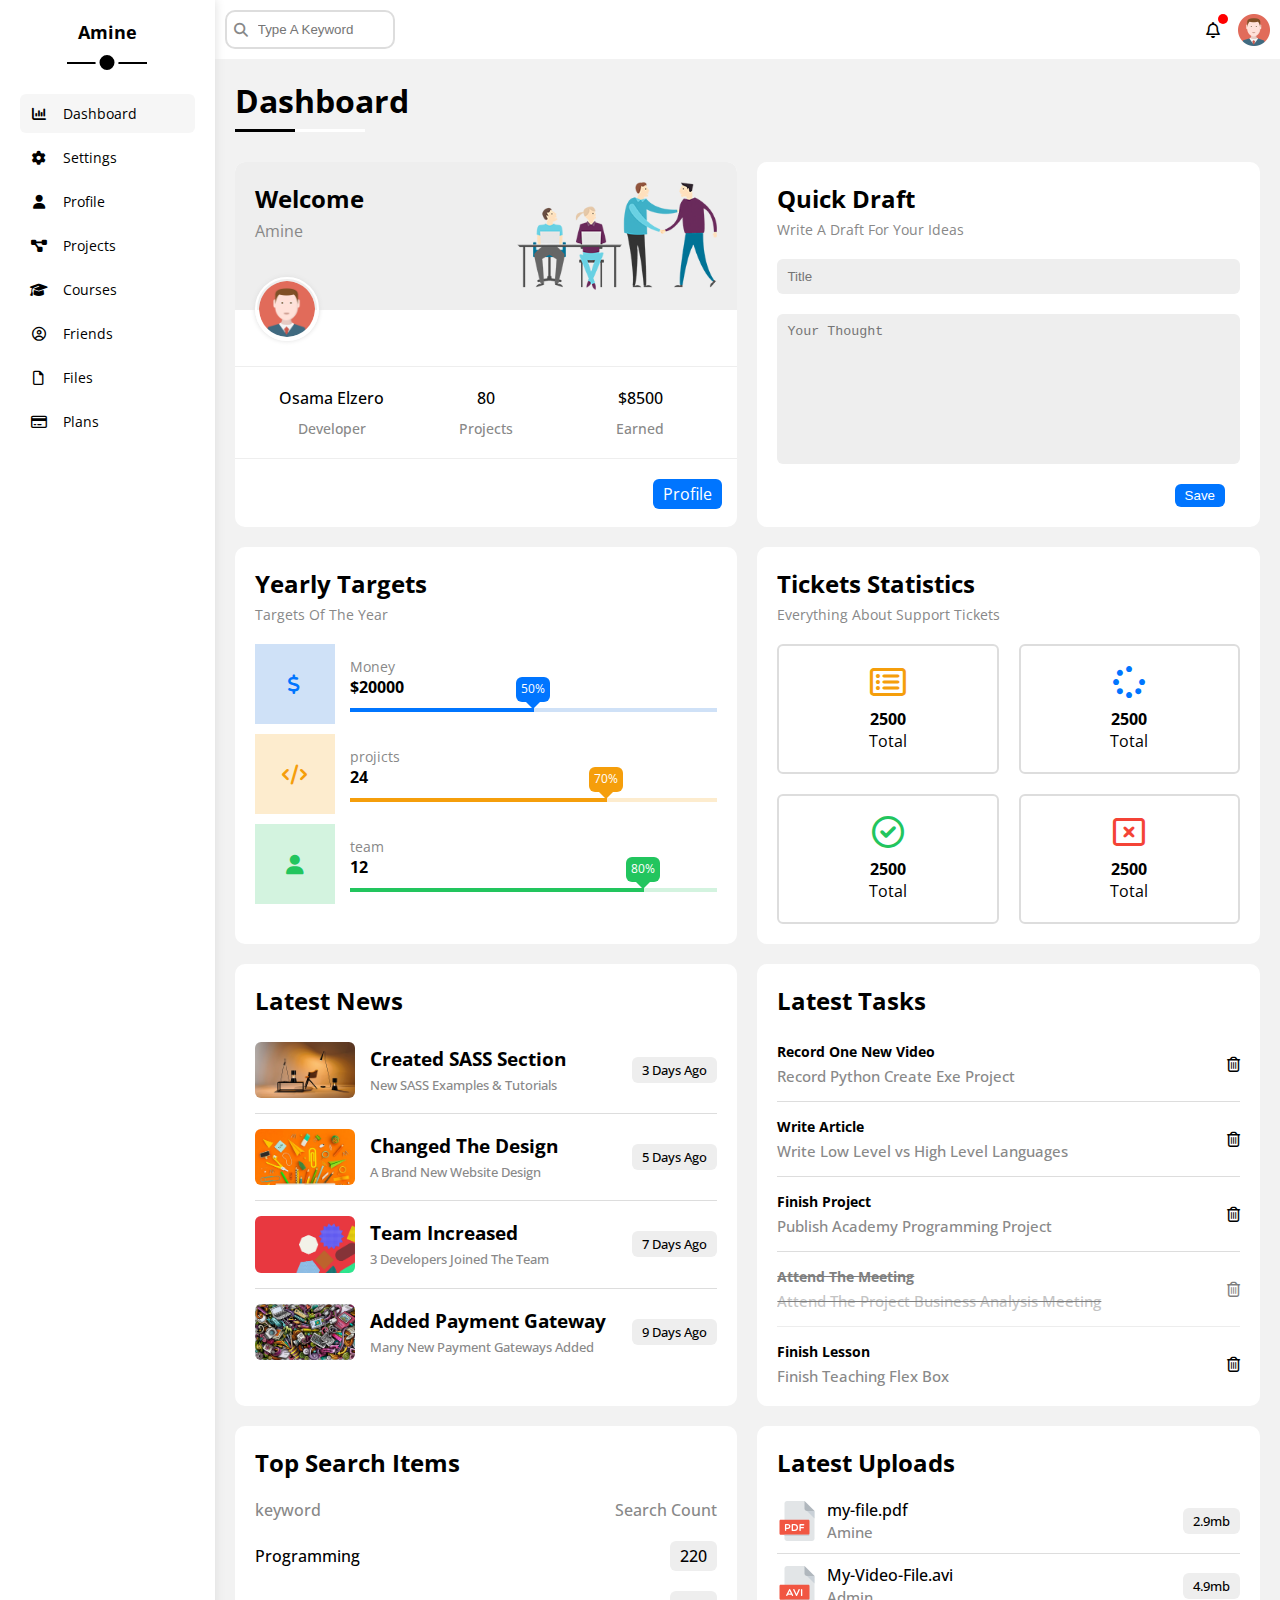
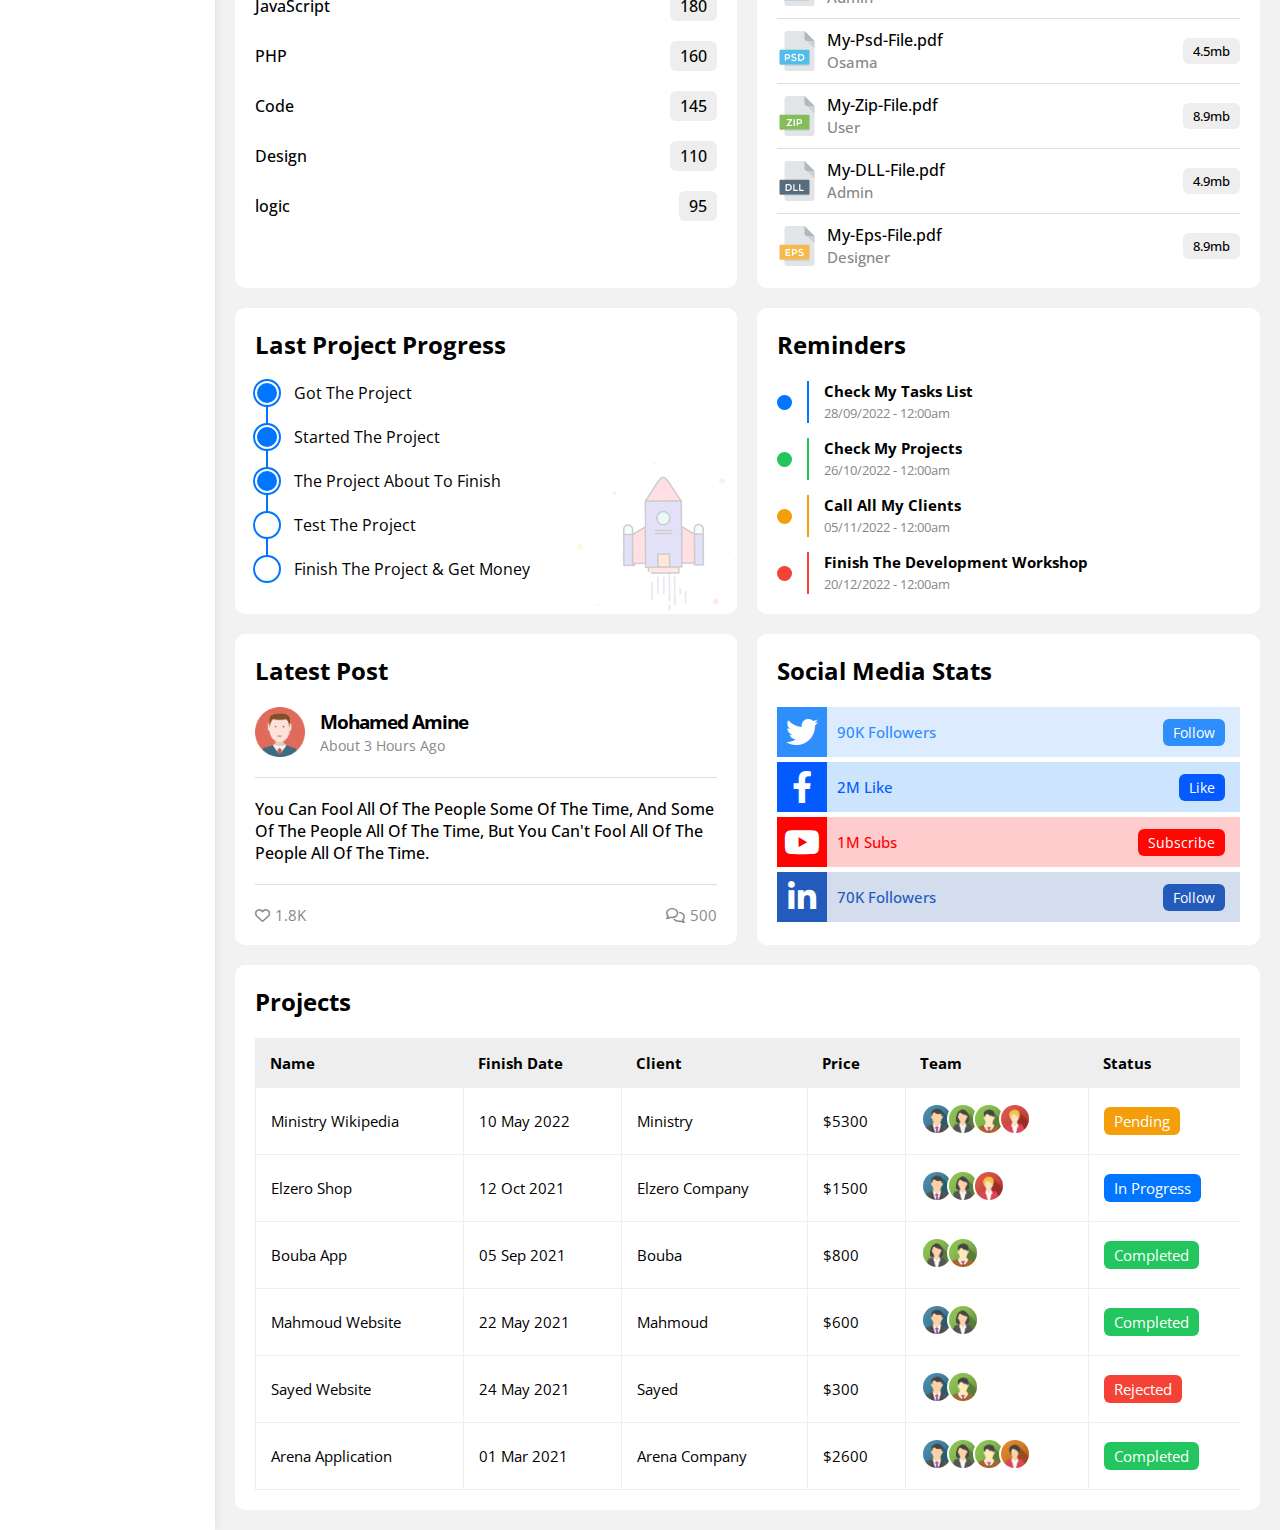
<file: index.html>
<!DOCTYPE html>
<html lang="en">
<head>
    <meta charset="UTF-8">
    <meta name="viewport" content="width=device-width, initial-scale=1.0">
    <!---------css-------->
    <link rel="stylesheet" href="CSS/all.min.css">
    <link rel="stylesheet" href="CSS/Framework.css">
    <link rel="stylesheet" href="CSS/style.css">
    <!---------google font-------->
    <link rel="preconnect" href="https://fonts.googleapis.com">
    <link rel="preconnect" href="https://fonts.gstatic.com" crossorigin>
    <link href="https://fonts.googleapis.com/css2?family=Open+Sans:wght@300;400;500;600;700&display=swap" rel="stylesheet">
    <title>Amine</title>
</head>
<body>
    <section class="page d-flex">
        <!-- strat sidebar -->
        <div class="sidebar bg-white p-10 p-relative">
            <h3 class="txt-center p-relative mt-0">Amine</h3>
            <ul>
                <li>
                    <a class="active d-block c-black fs-14 p-10 brd-6 mb-5" href="index.html">
                        <i class="fa-solid fa-chart-column fa-fw"></i> 
                        <span class="hide-mobile">Dashboard</span>
                    </a>
                </li>
                <li>
                    <a class="d-flex align-center c-black fs-14 p-10 brd-6 mb-5" href="settings.html">
                        <i class="fa-solid fa-gear fa-fw"></i>
                        <span class="hide-mobile">Settings</span>
                    </a>
                </li>
                <li>
                    <a class="d-flex align-center c-black fs-14 p-10 brd-6 mb-5" href="profile.html">
                        <i class="fa-solid fa-user fa-fw"></i>
                        <span class="hide-mobile">Profile</span>
                    </a>
                </li>
                <li>
                    <a class="d-flex align-center c-black fs-14 p-10 brd-6 mb-5" href="project.html">
                        <i class="fa-solid fa-diagram-project fa-fw"></i>
                        <span class="hide-mobile">Projects</span>
                    </a>
                </li>
                <li>
                    <a class="d-flex align-center c-black fs-14 p-10 brd-6 mb-5" href="Courses.html">
                        <i class="fa-solid fa-graduation-cap fa-fw"></i>
                        <span class="hide-mobile">Courses</span>
                    </a>
                </li>
                <li>
                    <a class="d-flex align-center c-black fs-14 p-10 brd-6 mb-5" href="Friends.html">
                        <i class="fa-regular fa-circle-user fa-fw"></i>
                        <span class="hide-mobile">Friends</span>
                    </a>
                </li>
                <li>
                    <a class="d-flex align-center c-black fs-14 p-10 brd-6 mb-5" href="Files.html">
                        <i class="fa-regular fa-file fa-fw"></i>
                        <span class="hide-mobile">Files</span>
                    </a>
                </li>
                <li>
                    <a class="d-flex align-center c-black fs-14 p-10 brd-6" href="plans.html">
                        <i class="fa-regular fa-credit-card fa-fw"></i>
                        <span class="hide-mobile">Plans</span>
                    </a>
                </li>
            </ul>
        </div>
        <!-- end sidebar -->
        <div class="content w-full">
            <!-- start hide -->
            <div class="hide bg-white p-10 d-flex align-center j-between">
                <form class="p-relative m-0">
                    <input class="p-10 brd-10 " type="search" placeholder="Type A Keyword">
                </form>
                <div class="icons d-flex align-center">
                    <span class="notification p-relative">
                        <i class="fa-regular fa-bell fa-fw"></i>
                    </span>
                    <img src="images/avatar.png">
                </div>
            </div>
            <!-- end hide -->
            <!-- start title -->
            <h1 class="p-relative c-black">Dashboard</h1>
            <!-- end title -->
            <div class="wrapper d-grid gap-20">
                <!-- start welcome -->
                <div class="welcome bg-white brd-10 txt-c-mobile block-mobile">
                    <div class="intro p-20 bg-eee d-flex j-between">
                        <div>
                            <h2 class="c-black m-0">Welcome</h2>
                            <p class="c-grey mt-5">Amine</p>
                        </div>
                        <img class="hide-mobile" src="images/welcome.png" alt="">
                    </div>
                    <img src="images/avatar.png" alt="">
                    <div class="body d-flex txt-center p-20 mt-20 mb-20 block-mobile fw-500">
                            <div>Osama Elzero<span class="c-grey fs-14 d-block mt-10">Developer</span></div>
                            <div>80<span class="c-grey fs-14 d-block mt-10">Projects</span></div>
                            <div>$8500<span class="c-grey fs-14 d-block mt-10">Earned</span></div>
                    </div>
                    <a class="d-block w-fit btn-shape c-white bg-blue" href="#">Profile</a>
                </div>
                <!-- end welcome -->
                <!-- start quick Draft -->
                <div class="Draft bg-white brd-10 txt-c-mobile block-mobile p-20">
                    <h2 class="c-black m-0 mb-5">Quick Draft</h2>
                    <p class="c-grey m-0 mb-20 fs-14">Write A Draft For Your Ideas</p>
                    <form action="">
                        <input class="d-block w-full mb-20 p-10 bg-eee brd-none brd-6" type="text" placeholder="Title">
                        <textarea class="d-block w-full mb-20 p-10 bg-eee brd-none brd-6" placeholder="Your Thought"></textarea>
                        <input class="save d-block btn-shape bg-blue c-white brd-none w-fit" type="submit" value="Save">
                    </form>
                </div>
                <!-- end quick Draft -->
                <!-- start Yearly Targets -->
                <div class="Target bg-white brd-10 block-mobile p-20">
                    <h2 class="c-black m-0 mb-5 txt-c-mobile">Yearly Targets</h2>
                    <p class="c-grey m-0 mb-20 fs-14 txt-c-mobile">Targets Of The Year</p>
                    <div class="row d-flex align-center blue mb-10">
                        <div class="icon center-flex">
                            <i class="fa-solid fa-dollar-sign fa-lg c-blue"></i>
                        </div>
                        <div class="details">
                            <span class="d-block c-grey fs-14">Money</span>
                            <span class="d-block c-black mb-10 fw-700">$20000</span>
                            <div class="progress p-relative">
                                <span class="bg-blue blus" style="width: 50%;">
                                    <span class="bg-blue c-white brd-6">50%</span>
                                </span>
                            </div>
                        </div>
                    </div>
                    <div class="row d-flex align-center orange mb-10">
                        <div class="icon center-flex">
                            <i class="fa-solid fa-code fa-lg c-orange"></i>
                        </div>
                        <div class="details">
                            <span class="d-block c-grey fs-14">projicts</span>
                            <span class="d-block c-black mb-10 fw-700">24</span>
                            <div class="progress p-relative">
                                <span class="bg-orange orange" style="width: 70%;">
                                    <span class="bg-orange c-white brd-6">70%</span>
                                </span>
                            </div>
                        </div>
                    </div>
                    <div class="row d-flex align-center green">
                        <div class="icon center-flex">
                            <i class="fa-solid fa-user fa-lg c-green"></i>
                        </div>
                        <div class="details">
                            <span class="d-block c-grey fs-14">team</span>
                            <span class="d-block c-black mb-10 fw-700">12</span>
                            <div class="progress p-relative">
                                <span class="bg-green green" style="width: 80%;">
                                    <span class="bg-green c-white brd-6">80%</span>
                                </span>
                            </div>
                        </div>
                    </div>
                </div>
                <!-- end Yearly Targets -->
                <!-- start Tickets Statistics -->
                <div class="Tickets bg-white brd-10 block-mobile p-20">
                    <h2 class="c-black m-0 mb-5 txt-c-mobile">Tickets Statistics</h2>
                    <p class="c-grey m-0 mb-20 fs-14 txt-c-mobile">Everything About Support Tickets</p>
                    <div class="info d-flex align-center gap-20 txt-center f-wrap">
                        <div class="box brd p-20 brd-6 ">
                            <i class="fa-regular fa-rectangle-list fa-2x mb-10 c-orange"></i>
                            <span class="d-block fw-700">2500</span>
                            Total
                        </div>
                        <div class="box brd p-20 brd-6 ">
                            <i class="fa-solid fa-spinner fa-2x mb-10 c-blue"></i>
                            <span class="d-block fw-700">2500</span>
                            Total
                        </div>
                        <div class="box brd p-20 brd-6 ">
                            <i class="fa-regular fa-circle-check fa-2x mb-10 c-green"></i>
                            <span class="d-block fw-700">2500</span>
                            Total
                        </div>
                        <div class="box brd p-20 brd-6 ">
                            <i class="fa-regular fa-rectangle-xmark fa-2x mb-10 c-red"></i>
                            <span class="d-block fw-700">2500</span>
                            Total
                        </div>
                    </div>
                </div>
                <!-- end Tickets Statistics -->
                <!-- start Latest News -->
                <div class="latest bg-white brd-10 block-mobile p-20">
                    <h2 class="c-black m-0 mb-10 txt-c-mobile">Latest News</h2>
                    <div class="row d-flex align-center fw-500 pb-15 brd-b pt-15">
                        <img class="brd-6 mr-15" src="images/news-01.png" alt="">
                        <div class="info">
                            <h3 class="c-black m-0">Created SASS Section </h3>
                            <p class="c-grey mt-5 m-0 fs-13">New SASS Examples & Tutorials</p>
                        </div>
                        <div class="bg-eee btn-shape fs-13">3 Days Ago</div>
                    </div>
                    <div class="row d-flex align-center fw-500 pb-15 brd-b pt-15">
                        <img class="brd-6 mr-15" src="images/news-02.png" alt="">
                        <div class="info">
                            <h3 class="c-black m-0">Changed The Design</h3>
                            <p class="c-grey mt-5 m-0 fs-13">A Brand New Website Design</p>
                        </div>
                        <div class="bg-eee btn-shape fs-13">5 Days Ago</div>
                    </div>
                    <div class="row d-flex align-center fw-500 pb-15 brd-b pt-15">
                        <img class="brd-6 mr-15" src="images/news-03.png" alt="">
                        <div class="info">
                            <h3 class="c-black m-0">Team Increased</h3>
                            <p class="c-grey mt-5 m-0 fs-13">3 Developers Joined The Team</p>
                        </div>
                        <div class="bg-eee btn-shape fs-13">7 Days Ago</div>
                    </div>
                    <div class="row d-flex align-center fw-500 pt-15">
                        <img class="brd-6 mr-15" src="images/news-04.png" alt="">
                        <div class="info">
                            <h3 class="c-black m-0">Added Payment Gateway</h3>
                            <p class="c-grey mt-5 m-0 fs-13">Many New Payment Gateways Added</p>
                        </div>
                        <div class="bg-eee btn-shape fs-13">9 Days Ago</div>
                    </div>
                </div>
                <!-- end Latest News -->
                <!-- start Latest Tasks -->
                <div class="Tasks bg-white brd-10 block-mobile p-20">
                    <h2 class="c-black m-0 mb-10 txt-c-mobile">Latest Tasks</h2>
                    <div class="row d-flex align-center fw-500 pb-15 brd-b pt-15">
                        <div class="info">
                            <h3 class="c-black m-0 fs-14 fw-700">Record One New Video</h3>
                            <p class="c-grey mt-5 m-0 fs-15">Record Python Create Exe Project</p>
                        </div>
                        <i class="fa-regular fa-trash-can delete fs-15"></i>
                    </div>
                    <div class="row d-flex align-center fw-500 pb-15 brd-b pt-15">
                        <div class="info">
                            <h3 class="c-black m-0 fs-14 fw-700">Write Article</h3>
                            <p class="c-grey mt-5 m-0 fs-15">Write Low Level vs High Level Languages</p>
                        </div>
                        <i class="fa-regular fa-trash-can delete fs-15"></i>
                    </div>
                    <div class="row d-flex align-center fw-500 pb-15 brd-b pt-15">
                        <div class="info">
                            <h3 class="c-black m-0 fs-14 fw-700">Finish Project</h3>
                            <p class="c-grey mt-5 m-0 fs-15">Publish Academy Programming Project</p>
                        </div>
                        <i class="fa-regular fa-trash-can delete fs-15"></i>
                    </div>
                    <div class="row d-flex align-center fw-500 pb-15 brd-b pt-15 done">
                        <div class="info">
                            <h3 class="c-black m-0 fs-14 fw-700">Attend The Meeting</h3>
                            <p class="c-grey mt-5 m-0 fs-15">Attend The Project Business Analysis Meeting</p>
                        </div>
                        <i class="fa-regular fa-trash-can delete fs-15"></i>
                    </div>
                    <div class="row d-flex align-center fw-500 pt-15">
                        <div class="info">
                            <h3 class="c-black m-0 fs-14 fw-700">Finish Lesson</h3>
                            <p class="c-grey mt-5 m-0 fs-15">Finish Teaching Flex Box</p>
                        </div>
                        <i class="fa-regular fa-trash-can delete fs-15"></i>
                    </div>
                </div>
                <!-- end Latest Tasks -->
                <!-- start Top Search Items -->
                <div class="Search bg-white brd-10 block-mobile p-20">
                    <h2 class="c-black m-0 mb-10 txt-c-mobile">Top Search Items</h2>
                    <div class="row-head d-flex j-between align-center mt-20">
                        <span class="c-grey fw-500">keyword</span>
                        <span class="c-grey fw-500">Search Count</span>
                    </div>
                    <div class="row d-flex j-between align-center mt-20">
                        <span class="c-black fw-500">Programming</span>
                        <span class="c-black btn-shape bg-eee fw-500">220</span>
                    </div>
                    <div class="row d-flex j-between align-center mt-20">
                        <span class="c-black fw-500">JavaScript</span>
                        <span class="c-black btn-shape bg-eee fw-500">180</span>
                    </div>
                    <div class="row d-flex j-between align-center mt-20">
                        <span class="c-black fw-500">PHP</span>
                        <span class="c-black btn-shape bg-eee fw-500">160</span>
                    </div>
                    <div class="row d-flex j-between align-center mt-20">
                        <span class="c-black fw-500">Code</span>
                        <span class="c-black btn-shape bg-eee fw-500">145</span>
                    </div>
                    <div class="row d-flex j-between align-center mt-20">
                        <span class="c-black fw-500">Design</span>
                        <span class="c-black btn-shape bg-eee fw-500">110</span>
                    </div>
                    <div class="row d-flex j-between align-center mt-20">
                        <span class="c-black fw-500">logic</span>
                        <span class="c-black btn-shape bg-eee fw-500">95</span>
                    </div>
                </div>
                <!-- end Top Search Items -->
                <!-- start Latest Uploads -->
                <div class="uploads bg-white brd-10 block-mobile p-20">
                    <h2 class="c-black m-0 mb-20 txt-c-mobile">Latest Uploads</h2>
                    <div class="row d-flex align-center j-between fw-500 pb-10 brd-b">
                        <img src="images/pdf.svg" alt="">
                        <div class="info">
                            <span class="d-block">my-file.pdf</span>
                            <span class="c-grey fs-15">Amine</span>
                        </div>
                        <div class="bg-eee btn-shape fs-13">2.9mb</div>
                    </div>
                    <div class="row d-flex align-center j-between fw-500 pt-10 pb-10 brd-b">
                        <img src="images/avi.svg" alt="">
                        <div class="info">
                            <span class="d-block">My-Video-File.avi</span>
                            <span class="c-grey fs-15">Admin</span>
                        </div>
                        <div class="bg-eee btn-shape fs-13">4.9mb</div>
                    </div>
                    <div class="row d-flex align-center j-between fw-500 pt-10 pb-10 brd-b">
                        <img src="images/psd.svg" alt="">
                        <div class="info">
                            <span class="d-block">My-Psd-File.pdf</span>
                            <span class="c-grey fs-15">Osama</span>
                        </div>
                        <div class="bg-eee btn-shape fs-13">4.5mb</div>
                    </div>
                    <div class="row d-flex align-center j-between fw-500 pt-10 pb-10 brd-b">
                        <img src="images/zip.svg" alt="">
                        <div class="info">
                            <span class="d-block">My-Zip-File.pdf</span>
                            <span class="c-grey fs-15">User</span>
                        </div>
                        <div class="bg-eee btn-shape fs-13">8.9mb</div>
                    </div>
                    <div class="row d-flex align-center j-between fw-500 pt-10 pb-10 brd-b">
                        <img src="images/dll.svg" alt="">
                        <div class="info">
                            <span class="d-block">My-DLL-File.pdf</span>
                            <span class="c-grey fs-15">Admin</span>
                        </div>
                        <div class="bg-eee btn-shape fs-13">4.9mb</div>
                    </div>
                    <div class="row d-flex align-center j-between fw-500 pt-10">
                        <img src="images/eps.svg" alt="">
                        <div class="info">
                            <span class="d-block">My-Eps-File.pdf</span>
                            <span class="c-grey fs-15">Designer</span>
                        </div>
                        <div class="bg-eee btn-shape fs-13">8.9mb</div>
                    </div>
                </div>
                <!-- end Latest Uploads -->
                <!-- start Last Project Progress -->
                <div class="progress bg-white brd-10 block-mobile p-20 p-relative">
                    <h2 class="c-black m-0 mb-20 txt-c-mobile">Last Project Progress</h2>
                    <ul class="p-relative m-0">
                        <li class="mb-20 d-flex align-center done">Got The Project</li>
                        <li class="mb-20 d-flex align-center done">Started The Project</li>
                        <li class="mb-20 d-flex align-center done">The Project About To Finish</li>
                        <li class="mb-20 d-flex align-center current">Test The Project</li>
                        <li class="d-flex align-center">Finish The Project & Get Money</li>
                    </ul>
                    <img class="img-progress hide-mobile" src="images/project.png" alt="">
                </div>
                <!-- end Last Project Progress -->
                <!-- start Reminders -->
                <div class="reminders bg-white brd-10 block-mobile p-20">
                    <h2 class="c-black m-0 mb-20 txt-c-mobile">Reminders</h2>
                    <ul class="m-0">
                        <li class="mt-15 d-flex align-center">
                            <div class="key bg-blue"></div>
                            <div class="info blue">
                                <p class="c-black m-0 fw-700 fs-15">Check My Tasks List</p>
                                <span class="fs-13 mt-5 m-0 c-grey">28/09/2022 - 12:00am</span>
                            </div>
                        </li>
                        <li class="mt-15 d-flex align-center">
                            <div class="key bg-green"></div>
                            <div class="info green">
                                <p class="c-black m-0 fw-700 fs-15">Check My Projects</p>
                                <span class="fs-13 mt-5 m-0 c-grey">26/10/2022 - 12:00am</span>
                            </div>
                        </li>
                        <li class="mt-15 d-flex align-center">
                            <div class="key bg-orange"></div>
                            <div class="info orange">
                                <p class="c-black m-0 fw-700 fs-15">Call All My Clients</p>
                                <span class="fs-13 mt-5 m-0 c-grey">05/11/2022 - 12:00am</span>
                            </div>
                        </li>
                        <li class="mt-15 d-flex align-center">
                            <div class="key bg-red"></div>
                            <div class="info red">
                                <p class="c-black m-0 fw-700 fs-15">Finish The Development Workshop</p>
                                <span class="fs-13 mt-5 m-0 c-grey">20/12/2022 - 12:00am</span>
                            </div>
                        </li>
                    </ul>
                </div>
                <!-- end Reminders -->
                <!-- start Latest Post -->
                <div class="post bg-white brd-10 block-mobile p-20">
                    <h2 class="c-black m-0 mb-20 txt-c-mobile">Latest Post</h2>
                    <div class="row d-flex align-center mb-20">
                        <img class="mr-15" src="images/avatar.png" alt="">
                        <div class="info">
                            <h3 class="m-0 c-black">Mohamed Amine</h3>
                            <span class="mt-10 fs-14 c-grey">About 3 Hours Ago</span>
                        </div>
                    </div>
                    <div class="text mb-20 mt-20 ">
                        <p class="pb-20 pt-20 brd-b brd-t c-black fw-500">You Can Fool All Of The People Some Of The Time, And Some Of The People All Of The Time, 
                            But You Can't Fool All Of The People All Of The Time.</p>
                    </div>
                    <div class="d-flex j-between align-center">
                        <span class="c-grey fs-15 "><i class="fa-regular fa-heart mr-5"></i>1.8K</span>
                        <span class="c-grey fs-15 "><i class="fa-regular fa-comments mr-5"></i>500</span>
                    </div>
                </div>
                <!-- end Latest Post -->
                <!-- start Social Media Stats -->
                <div class="social bg-white brd-10 block-mobile p-20">
                    <h2 class="c-black m-0 mb-20 txt-c-mobile">Social Media Stats</h2>
                    <div class="row d-flex align-center j-between mb-5 twitter">
                        <i class="fa-brands fa-twitter fa-2x p-10 c-white center-flex twitter"></i>
                        <span class="fs-15 fw-500">90K Followers</span>
                        <a class="btn-shape c-white fs-14 mr-15" href="#">Follow</a>
                    </div>
                    <div class="row d-flex align-center j-between mb-5 facebook">
                        <i class="fa-brands fa-facebook-f fa-2x p-10 c-white center-flex facebook"></i>
                        <span class="fs-15 fw-500">2M Like</span>
                        <a class="btn-shape c-white fs-14 mr-15" href="#">Like</a>
                    </div>
                    <div class="row d-flex align-center j-between mb-5 youtube">
                        <i class="fa-brands fa-youtube fa-2x p-10 c-white center-flex youtube"></i>
                        <span class="fs-15 fw-500">1M Subs</span>
                        <a class="btn-shape c-white fs-14 mr-15" href="#">Subscribe</a>
                    </div>
                    <div class="row d-flex align-center j-between linkedin">
                        <i class="fa-brands fa-linkedin-in fa-2x p-10 c-white center-flex linkedin"></i>
                        <span class="fs-15 fw-500">70K Followers</span>
                        <a class="btn-shape c-white fs-14 mr-15" href="#">Follow</a>
                    </div>
                </div>
                <!-- end Social Media Stats -->
            </div>
            <!-- start Projects -->
            <div class="projects bg-white brd-10 block-mobile p-20 m-20">
                <h2 class="c-black m-0 mb-20 txt-c-mobile">Projects</h2>
                <div class="responsive-table">
                    <table class="fs-15 w-full">
                        <thead>
                            <tr>
                              <td>Name</td>
                              <td>Finish Date</td>
                              <td>Client</td>
                              <td>Price</td>
                              <td>Team</td>
                              <td>Status</td>
                            </tr>
                          </thead>
                          <tbody>
                            <tr>
                              <td>Ministry Wikipedia</td>
                              <td>10 May 2022</td>
                              <td>Ministry</td>
                              <td>$5300</td>
                              <td>
                                <img src="images/team-01.png" alt="" />
                                <img src="images/team-02.png" alt="" />
                                <img src="images/team-03.png" alt="" />
                                <img src="images/team-05.png" alt="" />
                              </td>
                              <td>
                                <span class="label btn-shape bg-orange c-white">Pending</span>
                              </td>
                            </tr>
                            <tr>
                              <td>Elzero Shop</td>
                              <td>12 Oct 2021</td>
                              <td>Elzero Company</td>
                              <td>$1500</td>
                              <td>
                                <img src="images/team-01.png" alt="" />
                                <img src="images/team-02.png" alt="" />
                                <img src="images/team-05.png" alt="" />
                              </td>
                              <td><span class="label btn-shape bg-blue c-white">In Progress</span></td>
                            </tr>
                            <tr>
                              <td>Bouba App</td>
                              <td>05 Sep 2021</td>
                              <td>Bouba</td>
                              <td>$800</td>
                              <td>
                                <img src="images/team-02.png" alt="" />
                                <img src="images/team-03.png" alt="" />
                              </td>
                              <td><span class="label btn-shape bg-green c-white">Completed</span></td>
                            </tr>
                            <tr>
                              <td>Mahmoud Website</td>
                              <td>22 May 2021</td>
                              <td>Mahmoud</td>
                              <td>$600</td>
                              <td>
                                <img src="images/team-01.png" alt="" />
                                <img src="images/team-02.png" alt="" />
                              </td>
                              <td><span class="label btn-shape bg-green c-white">Completed</span></td>
                            </tr>
                            <tr>
                              <td>Sayed Website</td>
                              <td>24 May 2021</td>
                              <td>Sayed</td>
                              <td>$300</td>
                              <td>
                                <img src="images/team-01.png" alt="" />
                                <img src="images/team-03.png" alt="" />
                              </td>
                              <td><span class="label btn-shape bg-red c-white">Rejected</span></td>
                            </tr>
                            <tr>
                              <td>Arena Application</td>
                              <td>01 Mar 2021</td>
                              <td>Arena Company</td>
                              <td>$2600</td>
                              <td>
                                <img src="images/team-01.png" alt="" />
                                <img src="images/team-02.png" alt="" />
                                <img src="images/team-03.png" alt="" />
                                <img src="images/team-04.png" alt="" />
                              </td>
                              <td><span class="label btn-shape bg-green c-white">Completed</span></td>
                            </tr>
                        <tbody>
                    </table>
                </div>
            </div>
            <!-- end Projects -->
        </div>
    </section>
</body>
</html>
</file>
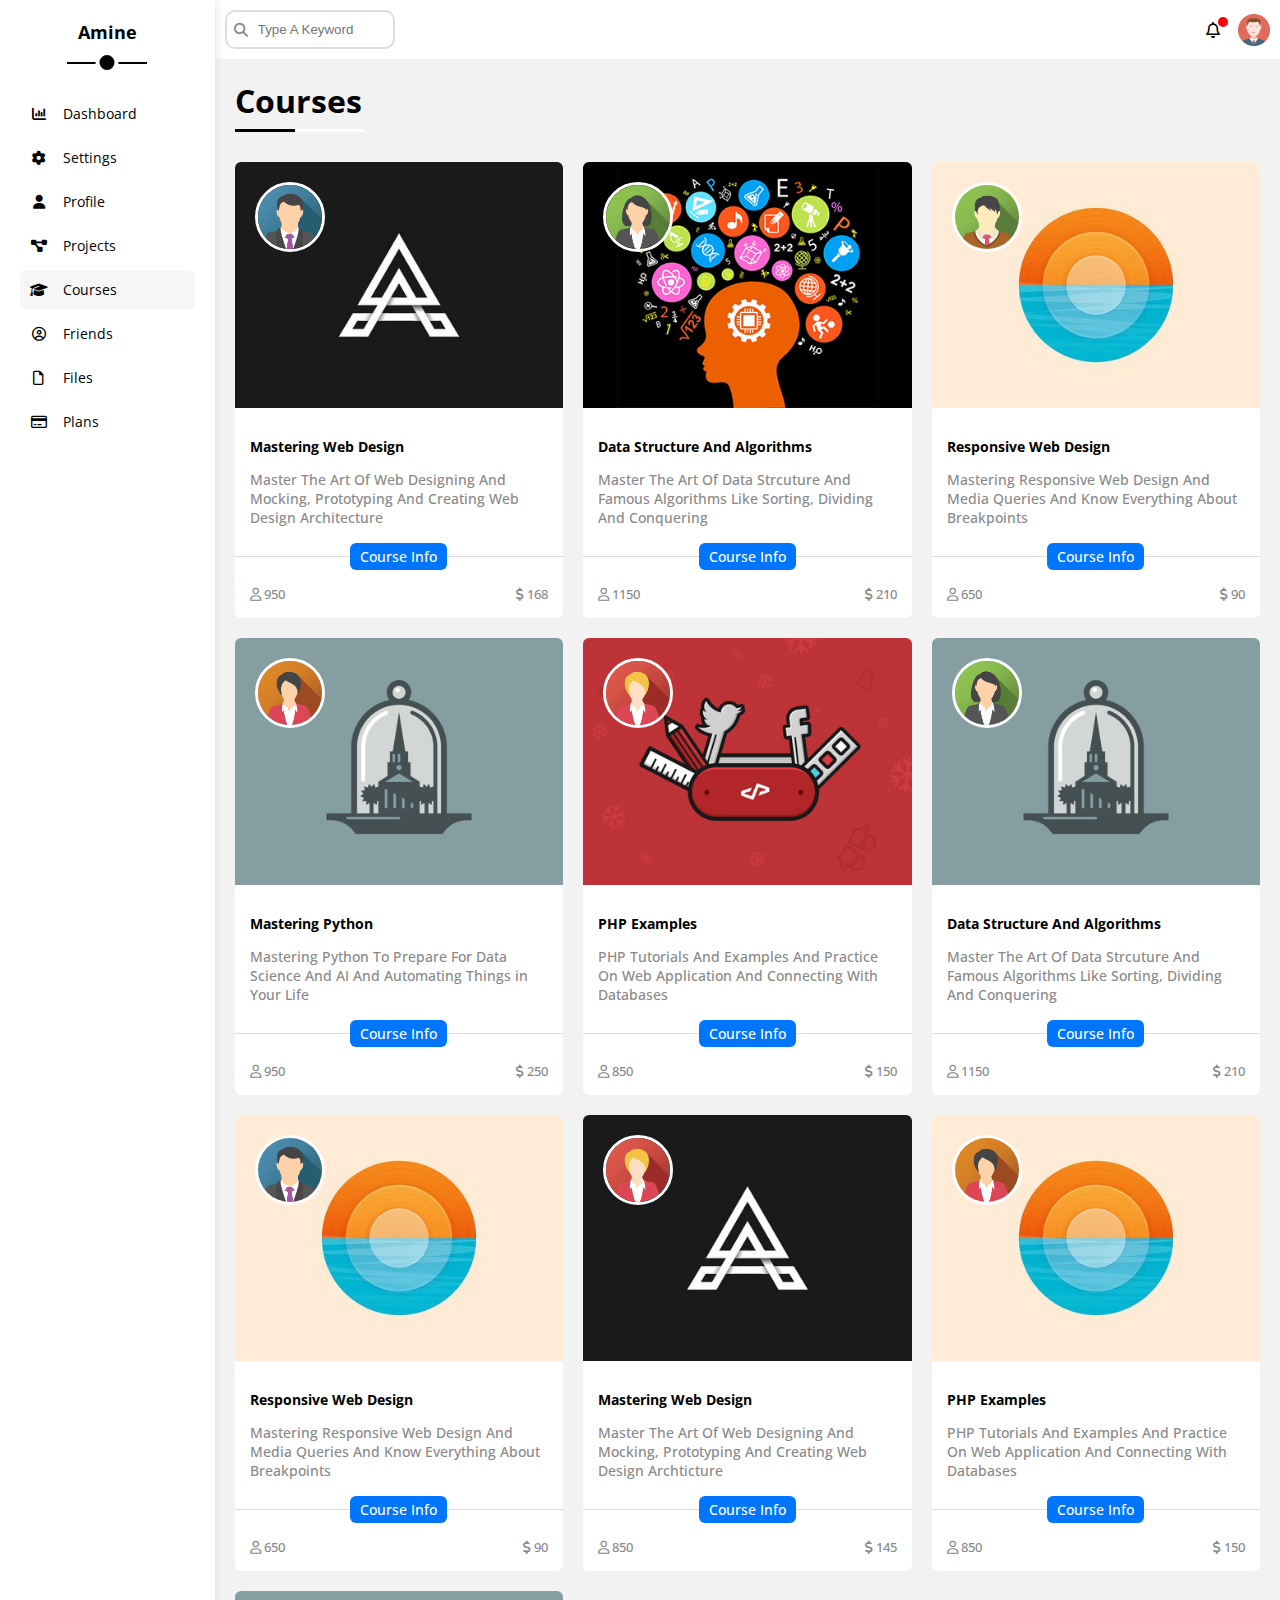
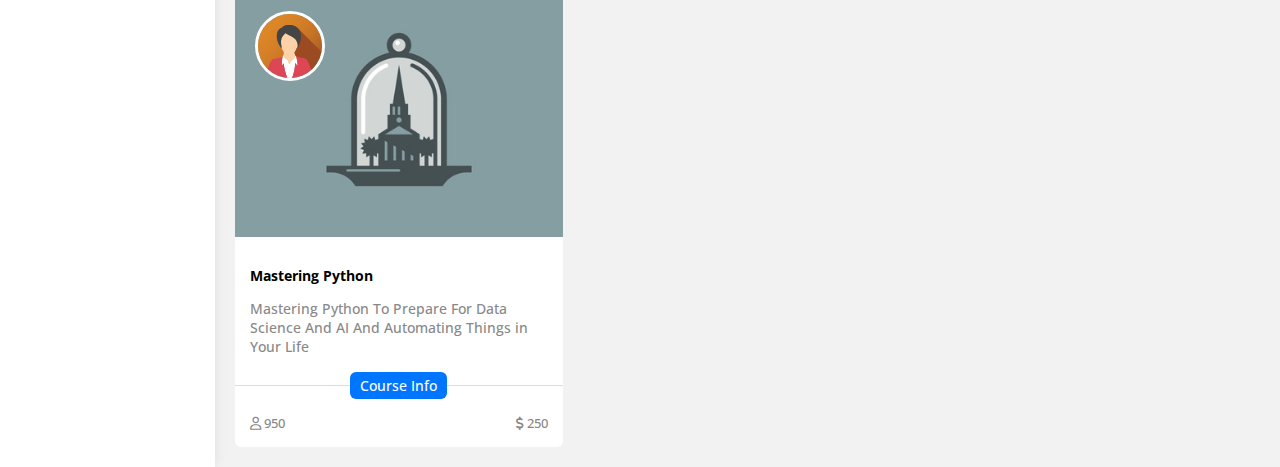
<file: Courses.html>
<html lang="en">
<head>
    <meta charset="UTF-8">
    <meta name="viewport" content="width=device-width, initial-scale=1.0">
    <!---------css-------->
    <link rel="stylesheet" href="CSS/all.min.css">
    <link rel="stylesheet" href="CSS/Framework.css">
    <link rel="stylesheet" href="CSS/style.css">
    <!---------google font-------->
    <link rel="preconnect" href="https://fonts.googleapis.com">
    <link rel="preconnect" href="https://fonts.gstatic.com" crossorigin>
    <link href="https://fonts.googleapis.com/css2?family=Open+Sans:wght@300;400;500;600;700&display=swap" rel="stylesheet">
    <title>Courses</title>
</head>
<body>
    <section class="page d-flex">
        <!-- strat sidebar -->
        <div class="sidebar bg-white p-10 p-relative">
            <h3 class="txt-center p-relative mt-0">Amine</h3>
            <ul>
                <li>
                    <a class="d-block c-black fs-14 p-10 brd-6 mb-5" href="index.html">
                        <i class="fa-solid fa-chart-column fa-fw"></i> 
                        <span class="hide-mobile">Dashboard</span>
                    </a>
                </li>
                <li>
                    <a class="d-flex align-center c-black fs-14 p-10 brd-6 mb-5" href="settings.html">
                        <i class="fa-solid fa-gear fa-fw"></i>
                        <span class="hide-mobile">Settings</span>
                    </a>
                </li>
                <li>
                    <a class="d-flex align-center c-black fs-14 p-10 brd-6 mb-5" href="profile.html">
                        <i class="fa-solid fa-user fa-fw"></i>
                        <span class="hide-mobile">Profile</span>
                    </a>
                </li>
                <li>
                    <a class="d-flex align-center c-black fs-14 p-10 brd-6 mb-5" href="project.html">
                        <i class="fa-solid fa-diagram-project fa-fw"></i>
                        <span class="hide-mobile">Projects</span>
                    </a>
                </li>
                <li>
                    <a class="active d-flex align-center c-black fs-14 p-10 brd-6 mb-5" href="Courses.html">
                        <i class="fa-solid fa-graduation-cap fa-fw"></i>
                        <span class="hide-mobile">Courses</span>
                    </a>
                </li>
                <li>
                    <a class="d-flex align-center c-black fs-14 p-10 brd-6 mb-5" href="Friends.html">
                        <i class="fa-regular fa-circle-user fa-fw"></i>
                        <span class="hide-mobile">Friends</span>
                    </a>
                </li>
                <li>
                    <a class="d-flex align-center c-black fs-14 p-10 brd-6 mb-5" href="Files.html">
                        <i class="fa-regular fa-file fa-fw"></i>
                        <span class="hide-mobile">Files</span>
                    </a>
                </li>
                <li>
                    <a class="d-flex align-center c-black fs-14 p-10 brd-6" href="plans.html">
                        <i class="fa-regular fa-credit-card fa-fw"></i>
                        <span class="hide-mobile">Plans</span>
                    </a>
                </li>
            </ul>
        </div>
        <!-- end sidebar -->
        <div class="content w-full">
            <!-- start hide -->
            <div class="hide bg-white p-10 d-flex align-center j-between">
                <form class="p-relative m-0">
                    <input class="p-10 brd-10 search" type="search" placeholder="Type A Keyword">
                </form>
                <div class="icons d-flex align-center">
                    <span class="notification p-relative">
                        <i class="fa-regular fa-bell fa-fw"></i>
                    </span>
                    <img src="images/avatar.png">
                </div>
            </div>
            <!-- end hide -->
            <!-- start title -->
            <h1 class="p-relative c-black">Courses</h1>
            <!-- end title -->
            <div class="courses-page d-grid m-20 gap-20">
                <div class="courses-box bg-white brd-6 p-relative">
                    <img class="image" src="images/course-01.jpg" alt="">
                    <img class="avatar p-absolute" src="images/team-01.png" alt="">
                    <div class="info p-15 pb-15 brd-b">
                        <h3 class="fs-14">Mastering Web Design</h3>
                        <p class="c-grey fs-14 fw-500">Master The Art Of Web Designing And Mocking, Prototyping And Creating Web Design Architecture</p>
                    </div>
                    <span class="btn-shape bg-blue c-white fs-14 fw-500 d-block w-fit">Course Info</span>
                    <div class="footer d-flex align-center j-between p-15">
                        <div class="c-grey fs-13 fw-500">
                            <i class="fa-regular fa-user"></i>
                            950
                        </div>
                        <div class="c-grey fs-13 fw-500">
                            <i class="fa-solid fa-dollar-sign"></i>
                            168
                        </div>
                    </div>
                </div>
                <div class="courses-box bg-white brd-6 p-relative">
                    <img class="image" src="images/course-02.jpg" alt="">
                    <img class="avatar p-absolute" src="images/team-02.png" alt="">
                    <div class="info p-15 pb-15 brd-b">
                        <h3 class="fs-14">Data Structure And Algorithms</h3>
                        <p class="c-grey fs-14 fw-500">Master The Art Of Data Strcuture And Famous Algorithms Like Sorting, Dividing And Conquering</p>
                    </div>
                    <span class="btn-shape bg-blue c-white fs-14 fw-500 d-block w-fit">Course Info</span>
                    <div class="footer d-flex align-center j-between p-15">
                        <div class="c-grey fs-13 fw-500">
                            <i class="fa-regular fa-user"></i>
                            1150
                        </div>
                        <div class="c-grey fs-13 fw-500">
                            <i class="fa-solid fa-dollar-sign"></i>
                            210
                        </div>
                    </div>
                </div>
                <div class="courses-box bg-white brd-6 p-relative">
                    <img class="image" src="images/course-03.jpg" alt="">
                    <img class="avatar p-absolute" src="images/team-03.png" alt="">
                    <div class="info p-15 pb-15 brd-b">
                        <h3 class="fs-14">Responsive Web Design</h3>
                        <p class="c-grey fs-14 fw-500">Mastering Responsive Web Design And Media Queries And Know Everything About Breakpoints</p>
                    </div>
                    <span class="btn-shape bg-blue c-white fs-14 fw-500 d-block w-fit">Course Info</span>
                    <div class="footer d-flex align-center j-between p-15">
                        <div class="c-grey fs-13 fw-500">
                            <i class="fa-regular fa-user"></i>
                            650
                        </div>
                        <div class="c-grey fs-13 fw-500">
                            <i class="fa-solid fa-dollar-sign"></i>
                            90
                        </div>
                    </div>
                </div>
                <div class="courses-box bg-white brd-6 p-relative">
                    <img class="image" src="images/course-04.jpg" alt="">
                    <img class="avatar p-absolute" src="images/team-04.png" alt="">
                    <div class="info p-15 pb-15 brd-b">
                        <h3 class="fs-14">Mastering Python</h3>
                        <p class="c-grey fs-14 fw-500">Mastering Python To Prepare For Data Science And AI And Automating Things in Your Life</p>
                    </div>
                    <span class="btn-shape bg-blue c-white fs-14 fw-500 d-block w-fit">Course Info</span>
                    <div class="footer d-flex align-center j-between p-15">
                        <div class="c-grey fs-13 fw-500">
                            <i class="fa-regular fa-user"></i>
                            950
                        </div>
                        <div class="c-grey fs-13 fw-500">
                            <i class="fa-solid fa-dollar-sign"></i>
                            250
                        </div>
                    </div>
                </div>
                <div class="courses-box bg-white brd-6 p-relative">
                    <img class="image" src="images/course-05.jpg" alt="">
                    <img class="avatar p-absolute" src="images/team-05.png" alt="">
                    <div class="info p-15 pb-15 brd-b">
                        <h3 class="fs-14">PHP Examples</h3>
                        <p class="c-grey fs-14 fw-500">PHP Tutorials And Examples And Practice On Web Application And Connecting With Databases</p>
                    </div>
                    <span class="btn-shape bg-blue c-white fs-14 fw-500 d-block w-fit">Course Info</span>
                    <div class="footer d-flex align-center j-between p-15">
                        <div class="c-grey fs-13 fw-500">
                            <i class="fa-regular fa-user"></i>
                            850
                        </div>
                        <div class="c-grey fs-13 fw-500">
                            <i class="fa-solid fa-dollar-sign"></i>
                            150
                        </div>
                    </div>
                </div>
                <div class="courses-box bg-white brd-6 p-relative">
                    <img class="image" src="images/course-04.jpg" alt="">
                    <img class="avatar p-absolute" src="images/team-02.png" alt="">
                    <div class="info p-15 pb-15 brd-b">
                        <h3 class="fs-14">Data Structure And Algorithms</h3>
                        <p class="c-grey fs-14 fw-500">Master The Art Of Data Strcuture And Famous Algorithms Like Sorting, Dividing And Conquering</p>
                    </div>
                    <span class="btn-shape bg-blue c-white fs-14 fw-500 d-block w-fit">Course Info</span>
                    <div class="footer d-flex align-center j-between p-15">
                        <div class="c-grey fs-13 fw-500">
                            <i class="fa-regular fa-user"></i>
                            1150
                        </div>
                        <div class="c-grey fs-13 fw-500">
                            <i class="fa-solid fa-dollar-sign"></i>
                            210
                        </div>
                    </div>
                </div>
                <div class="courses-box bg-white brd-6 p-relative">
                    <img class="image" src="images/course-03.jpg" alt="">
                    <img class="avatar p-absolute" src="images/team-01.png" alt="">
                    <div class="info p-15 pb-15 brd-b">
                        <h3 class="fs-14">Responsive Web Design</h3>
                        <p class="c-grey fs-14 fw-500">Mastering Responsive Web Design And Media Queries And Know Everything About Breakpoints</p>
                    </div>
                    <span class="btn-shape bg-blue c-white fs-14 fw-500 d-block w-fit">Course Info</span>
                    <div class="footer d-flex align-center j-between p-15">
                        <div class="c-grey fs-13 fw-500">
                            <i class="fa-regular fa-user"></i>
                            650
                        </div>
                        <div class="c-grey fs-13 fw-500">
                            <i class="fa-solid fa-dollar-sign"></i>
                            90
                        </div>
                    </div>
                </div>
                <div class="courses-box bg-white brd-6 p-relative">
                    <img class="image" src="images/course-01.jpg" alt="">
                    <img class="avatar p-absolute" src="images/team-05.png" alt="">
                    <div class="info p-15 pb-15 brd-b">
                        <h3 class="fs-14">Mastering Web Design</h3>
                        <p class="c-grey fs-14 fw-500">Master The Art Of Web Designing And Mocking, Prototyping And Creating Web Design Archticture</p>
                    </div>
                    <span class="btn-shape bg-blue c-white fs-14 fw-500 d-block w-fit">Course Info</span>
                    <div class="footer d-flex align-center j-between p-15">
                        <div class="c-grey fs-13 fw-500">
                            <i class="fa-regular fa-user"></i>
                            850
                        </div>
                        <div class="c-grey fs-13 fw-500">
                            <i class="fa-solid fa-dollar-sign"></i>
                            145
                        </div>
                    </div>
                </div>
                <div class="courses-box bg-white brd-6 p-relative">
                    <img class="image" src="images/course-03.jpg" alt="">
                    <img class="avatar p-absolute" src="images/team-04.png" alt="">
                    <div class="info p-15 pb-15 brd-b">
                        <h3 class="fs-14">PHP Examples</h3>
                        <p class="c-grey fs-14 fw-500">PHP Tutorials And Examples And Practice On Web Application And Connecting With Databases</p>
                    </div>
                    <span class="btn-shape bg-blue c-white fs-14 fw-500 d-block w-fit">Course Info</span>
                    <div class="footer d-flex align-center j-between p-15">
                        <div class="c-grey fs-13 fw-500">
                            <i class="fa-regular fa-user"></i>
                            850
                        </div>
                        <div class="c-grey fs-13 fw-500">
                            <i class="fa-solid fa-dollar-sign"></i>
                            150
                        </div>
                    </div>
                </div>
                <div class="courses-box bg-white brd-6 p-relative">
                    <img class="image" src="images/course-04.jpg" alt="">
                    <img class="avatar p-absolute" src="images/team-04.png" alt="">
                    <div class="info p-15 pb-15 brd-b">
                        <h3 class="fs-14">Mastering Python</h3>
                        <p class="c-grey fs-14 fw-500">Mastering Python To Prepare For Data Science And AI And Automating Things in Your Life</p>
                    </div>
                    <span class="btn-shape bg-blue c-white fs-14 fw-500 d-block w-fit">Course Info</span>
                    <div class="footer d-flex align-center j-between p-15">
                        <div class="c-grey fs-13 fw-500">
                            <i class="fa-regular fa-user"></i>
                            950
                        </div>
                        <div class="c-grey fs-13 fw-500">
                            <i class="fa-solid fa-dollar-sign"></i>
                            250
                        </div>
                    </div>
                </div>
            </div>
        </div>
    </section>
</body>
</html>
</file>
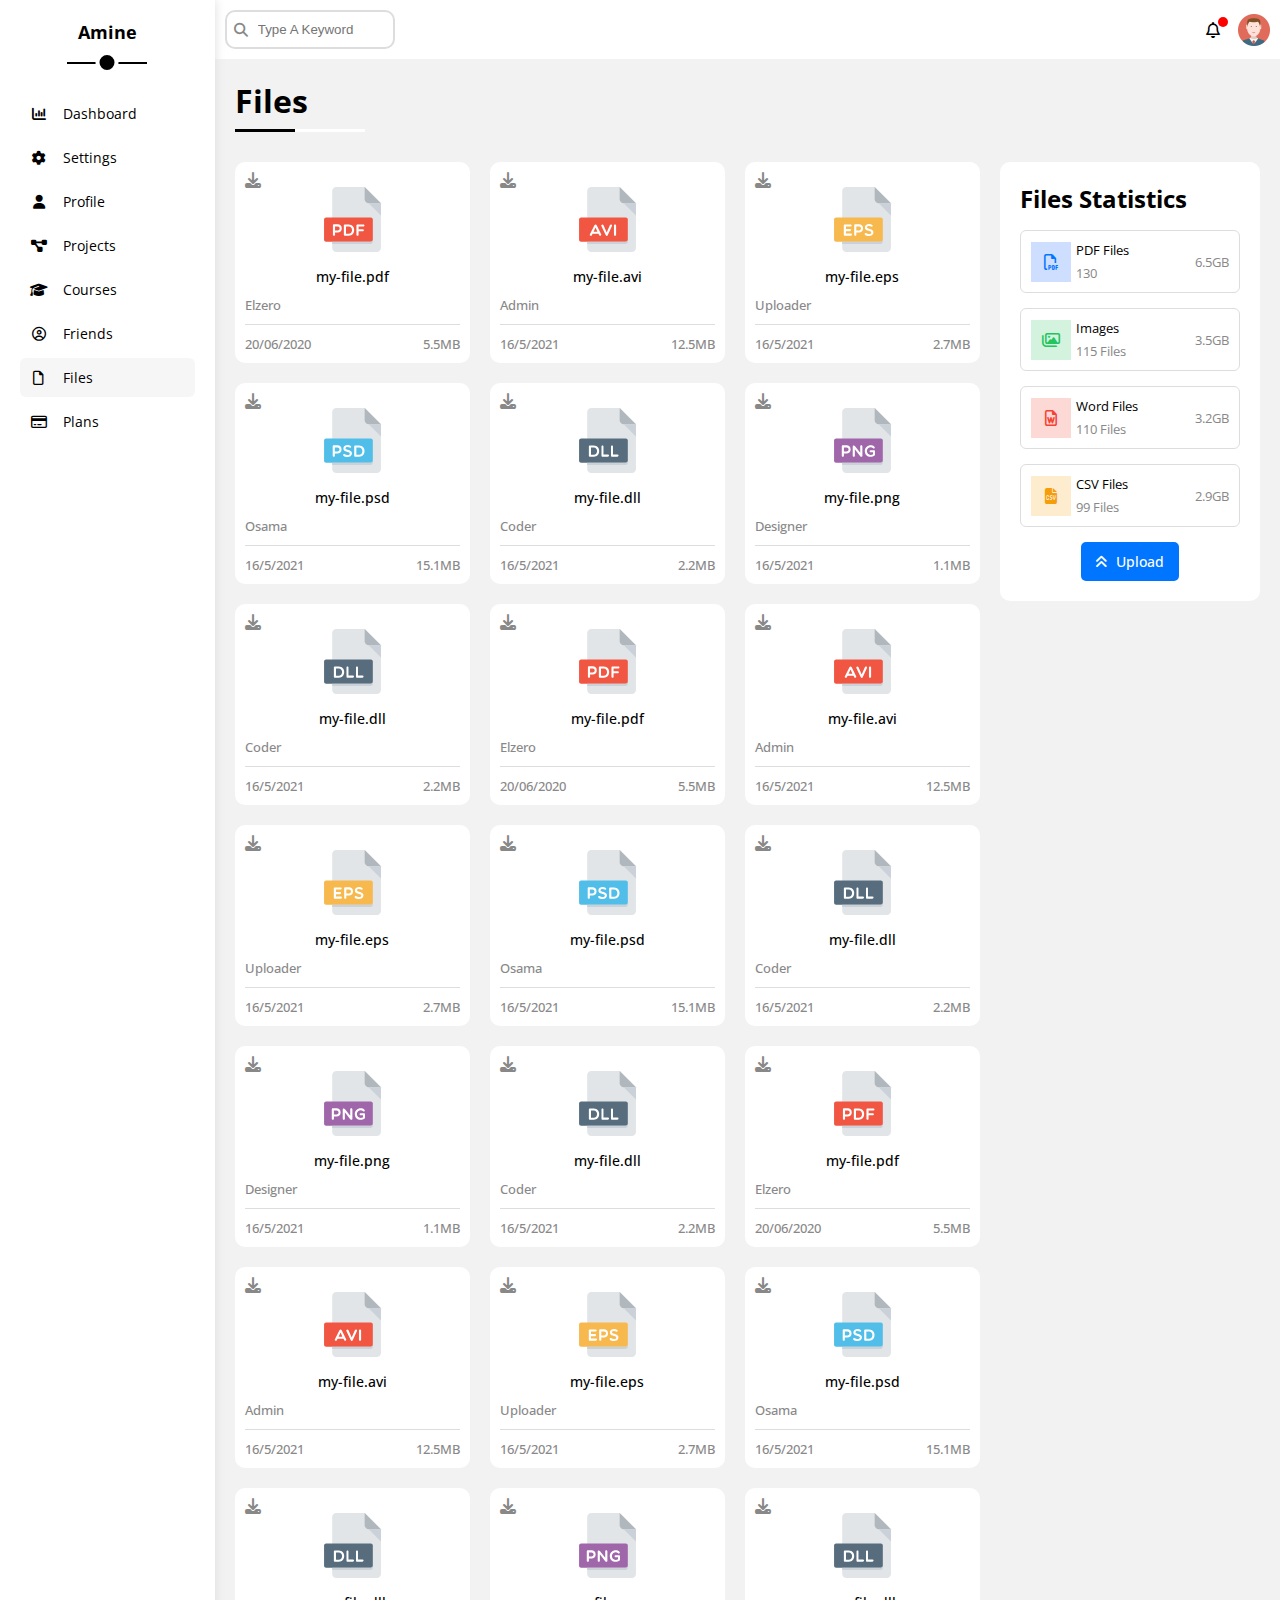
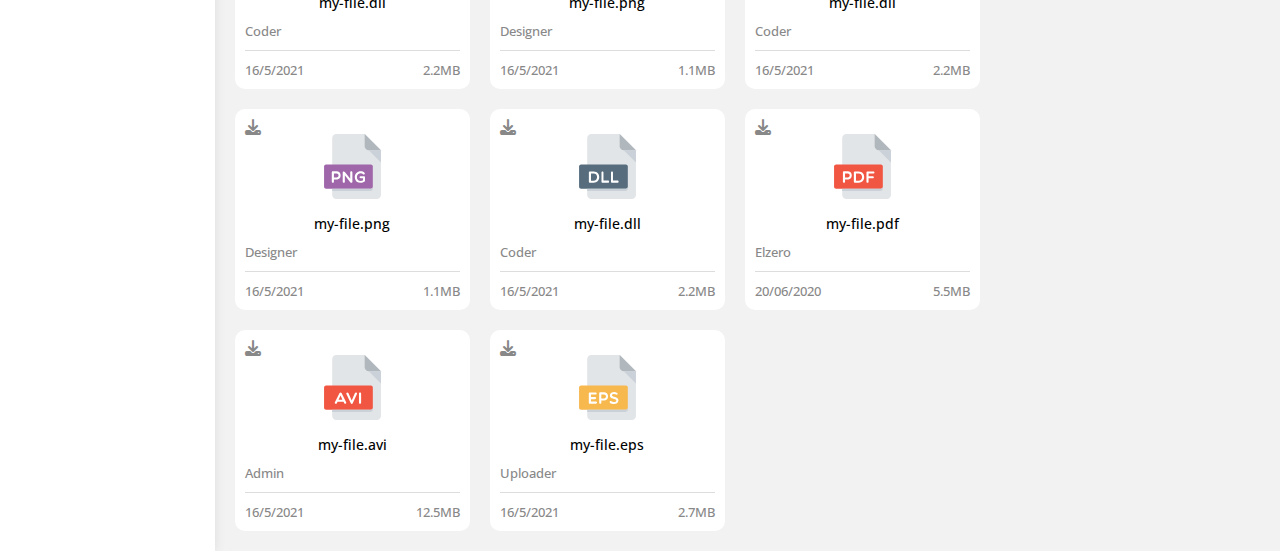
<file: Files.html>
<html lang="en">
<head>
    <meta charset="UTF-8">
    <meta name="viewport" content="width=device-width, initial-scale=1.0">
    <!---------css-------->
    <link rel="stylesheet" href="CSS/all.min.css">
    <link rel="stylesheet" href="CSS/Framework.css">
    <link rel="stylesheet" href="CSS/style.css">
    <!---------google font-------->
    <link rel="preconnect" href="https://fonts.googleapis.com">
    <link rel="preconnect" href="https://fonts.gstatic.com" crossorigin>
    <link href="https://fonts.googleapis.com/css2?family=Open+Sans:wght@300;400;500;600;700&display=swap" rel="stylesheet">
    <title>Files</title>
</head>
<body>
    <section class="page d-flex">
        <!-- strat sidebar -->
        <div class="sidebar bg-white p-10 p-relative">
            <h3 class="txt-center p-relative mt-0">Amine</h3>
            <ul>
                <li>
                    <a class="d-block c-black fs-14 p-10 brd-6 mb-5" href="index.html">
                        <i class="fa-solid fa-chart-column fa-fw"></i> 
                        <span class="hide-mobile">Dashboard</span>
                    </a>
                </li>
                <li>
                    <a class="d-flex align-center c-black fs-14 p-10 brd-6 mb-5" href="settings.html">
                        <i class="fa-solid fa-gear fa-fw"></i>
                        <span class="hide-mobile">Settings</span>
                    </a>
                </li>
                <li>
                    <a class="d-flex align-center c-black fs-14 p-10 brd-6 mb-5" href="profile.html">
                        <i class="fa-solid fa-user fa-fw"></i>
                        <span class="hide-mobile">Profile</span>
                    </a>
                </li>
                <li>
                    <a class="d-flex align-center c-black fs-14 p-10 brd-6 mb-5" href="project.html">
                        <i class="fa-solid fa-diagram-project fa-fw"></i>
                        <span class="hide-mobile">Projects</span>
                    </a>
                </li>
                <li>
                    <a class="d-flex align-center c-black fs-14 p-10 brd-6 mb-5" href="Courses.html">
                        <i class="fa-solid fa-graduation-cap fa-fw"></i>
                        <span class="hide-mobile">Courses</span>
                    </a>
                </li>
                <li>
                    <a class="d-flex align-center c-black fs-14 p-10 brd-6 mb-5" href="Friends.html">
                        <i class="fa-regular fa-circle-user fa-fw"></i>
                        <span class="hide-mobile">Friends</span>
                    </a>
                </li>
                <li>
                    <a class="active d-flex align-center c-black fs-14 p-10 brd-6 mb-5" href="Files.html">
                        <i class="fa-regular fa-file fa-fw"></i>
                        <span class="hide-mobile">Files</span>
                    </a>
                </li>
                <li>
                    <a class="d-flex align-center c-black fs-14 p-10 brd-6" href="plans.html">
                        <i class="fa-regular fa-credit-card fa-fw"></i>
                        <span class="hide-mobile">Plans</span>
                    </a>
                </li>
            </ul>
        </div>
        <!-- end sidebar -->
        <div class="content w-full">
            <!-- start hide -->
            <div class="hide bg-white p-10 d-flex align-center j-between">
                <form class="p-relative m-0">
                    <input class="p-10 brd-10 search" type="search" placeholder="Type A Keyword">
                </form>
                <div class="icons d-flex align-center">
                    <span class="notification p-relative">
                        <i class="fa-regular fa-bell fa-fw"></i>
                    </span>
                    <img src="images/avatar.png">
                </div>
            </div>
            <!-- end hide -->
            <!-- start title -->
            <h1 class="p-relative c-black">Files</h1>
            <!-- end title -->
            <div class="files-page d-flex m-20 gap-20">
                <div class="Statistics bg-white p-20 brd-10">
                    <h2 class="m-0 mb-15 txt-c-mobile">Files Statistics</h2>
                    <div class="row p-10 mb-15 brd-6 d-flex align-center j-between">
                        <i class="fa-regular fa-file-pdf center-flex c-blue icon-blue"></i>
                        <div class="text">
                            <span class="c-black m-0 fs-13">PDF Files</span>
                            <span class="d-block m-0 mt-5 c-grey fs-13">130</span>
                        </div>
                        <span class="fs-13 c-grey">6.5GB</span>
                    </div>
                    <div class="row p-10 brd-6 mb-15 d-flex align-center j-between">
                        <i class="fa-regular fa-images center-flex c-green icon-green"></i>
                        <div class="text">
                            <span class="c-black m-0 fs-13">Images</span>
                            <span class="d-block m-0 mt-5 c-grey fs-13">115 Files</span>
                        </div>
                        <span class="fs-13 c-grey">3.5GB</span>
                    </div>
                    <div class="row p-10 brd-6 mb-15 d-flex align-center j-between">
                        <i class="fa-regular fa-file-word center-flex c-red icon-red"></i>
                        <div class="text">
                            <span class="c-black m-0 fs-13">Word Files</span>
                            <span class="d-block m-0 mt-5 c-grey fs-13">110 Files</span>
                        </div>
                        <span class="fs-13 c-grey">3.2GB</span>
                    </div>
                    <div class="row p-10 brd-6 mb-15 d-flex align-center j-between">
                        <i class="fa-solid fa-file-csv center-flex c-orange icon-orange"></i>
                        <div class="text">
                            <span class="c-black m-0 fs-13">CSV Files</span>
                            <span class="d-block m-0 mt-5 c-grey fs-13">99 Files</span>
                        </div>
                        <span class="fs-13 c-grey">2.9GB</span>
                    </div>
                    <a class="bg-blue c-white fs-14 fw-500 d-block w-fit" href="#"><i class="fa-solid fa-angles-up mr-5"></i> Upload</a>
                </div>
                <div class="files d-grid gap-20">
                    <div class="box p-10 brd-10 bg-white p-relative txt-center fw-500">
                        <i class="fa-solid fa-download c-grey p-absolute"></i>
                        <img class="mb-15 mt-15" src="images/pdf.svg" alt="">
                        <p class="txt-center m-0 pb-10 fs-14">my-file.pdf</p>
                        <span class="m-0 pb-10 mb-10 d-block brd-b c-grey fs-13">Elzero</span>
                        <div class="d-flex align-center j-between c-grey">
                            <span class=" fs-13">20/06/2020</span>
                            <span class=" fs-13">5.5MB</span>
                        </div>
                    </div>
                    <div class="box p-10 brd-10 bg-white p-relative txt-center fw-500">
                        <i class="fa-solid fa-download c-grey p-absolute"></i>
                        <img class="mb-15 mt-15" src="images/avi.svg" alt="">
                        <p class="txt-center m-0 pb-10 fs-14">my-file.avi</p>
                        <span class="m-0 pb-10 mb-10 d-block brd-b c-grey fs-13">Admin</span>
                        <div class="d-flex align-center j-between c-grey">
                            <span class=" fs-13">16/5/2021</span>
                            <span class=" fs-13">12.5MB</span>
                        </div>
                    </div>
                    <div class="box p-10 brd-10 bg-white p-relative txt-center fw-500">
                        <i class="fa-solid fa-download c-grey p-absolute"></i>
                        <img class="mb-15 mt-15" src="images/eps.svg" alt="">
                        <p class="txt-center m-0 pb-10 fs-14">my-file.eps</p>
                        <span class="m-0 pb-10 mb-10 d-block brd-b c-grey fs-13">Uploader</span>
                        <div class="d-flex align-center j-between c-grey">
                            <span class=" fs-13">16/5/2021</span>
                            <span class=" fs-13">2.7MB</span>
                        </div>
                    </div>
                    <div class="box p-10 brd-10 bg-white p-relative txt-center fw-500">
                        <i class="fa-solid fa-download c-grey p-absolute"></i>
                        <img class="mb-15 mt-15" src="images/psd.svg" alt="">
                        <p class="txt-center m-0 pb-10 fs-14">my-file.psd</p>
                        <span class="m-0 pb-10 mb-10 d-block brd-b c-grey fs-13">Osama</span>
                        <div class="d-flex align-center j-between c-grey">
                            <span class=" fs-13">16/5/2021</span>
                            <span class=" fs-13">15.1MB</span>
                        </div>
                    </div>
                    <div class="box p-10 brd-10 bg-white p-relative txt-center fw-500">
                        <i class="fa-solid fa-download c-grey p-absolute"></i>
                        <img class="mb-15 mt-15" src="images/dll.svg" alt="">
                        <p class="txt-center m-0 pb-10 fs-14">my-file.dll</p>
                        <span class="m-0 pb-10 mb-10 d-block brd-b c-grey fs-13">Coder</span>
                        <div class="d-flex align-center j-between c-grey">
                            <span class=" fs-13">16/5/2021</span>
                            <span class=" fs-13">2.2MB</span>
                        </div>
                    </div>
                    <div class="box p-10 brd-10 bg-white p-relative txt-center fw-500">
                        <i class="fa-solid fa-download c-grey p-absolute"></i>
                        <img class="mb-15 mt-15" src="images/png.svg" alt="">
                        <p class="txt-center m-0 pb-10 fs-14">my-file.png</p>
                        <span class="m-0 pb-10 mb-10 d-block brd-b c-grey fs-13">Designer</span>
                        <div class="d-flex align-center j-between c-grey">
                            <span class=" fs-13">16/5/2021</span>
                            <span class=" fs-13">1.1MB</span>
                        </div>
                    </div>
                    <div class="box p-10 brd-10 bg-white p-relative txt-center fw-500">
                        <i class="fa-solid fa-download c-grey p-absolute"></i>
                        <img class="mb-15 mt-15" src="images/dll.svg" alt="">
                        <p class="txt-center m-0 pb-10 fs-14">my-file.dll</p>
                        <span class="m-0 pb-10 mb-10 d-block brd-b c-grey fs-13">Coder</span>
                        <div class="d-flex align-center j-between c-grey">
                            <span class=" fs-13">16/5/2021</span>
                            <span class=" fs-13">2.2MB</span>
                        </div>
                    </div>
                    <div class="box p-10 brd-10 bg-white p-relative txt-center fw-500">
                        <i class="fa-solid fa-download c-grey p-absolute"></i>
                        <img class="mb-15 mt-15" src="images/pdf.svg" alt="">
                        <p class="txt-center m-0 pb-10 fs-14">my-file.pdf</p>
                        <span class="m-0 pb-10 mb-10 d-block brd-b c-grey fs-13">Elzero</span>
                        <div class="d-flex align-center j-between c-grey">
                            <span class=" fs-13">20/06/2020</span>
                            <span class=" fs-13">5.5MB</span>
                        </div>
                    </div>
                    <div class="box p-10 brd-10 bg-white p-relative txt-center fw-500">
                        <i class="fa-solid fa-download c-grey p-absolute"></i>
                        <img class="mb-15 mt-15" src="images/avi.svg" alt="">
                        <p class="txt-center m-0 pb-10 fs-14">my-file.avi</p>
                        <span class="m-0 pb-10 mb-10 d-block brd-b c-grey fs-13">Admin</span>
                        <div class="d-flex align-center j-between c-grey">
                            <span class=" fs-13">16/5/2021</span>
                            <span class=" fs-13">12.5MB</span>
                        </div>
                    </div>
                    <div class="box p-10 brd-10 bg-white p-relative txt-center fw-500">
                        <i class="fa-solid fa-download c-grey p-absolute"></i>
                        <img class="mb-15 mt-15" src="images/eps.svg" alt="">
                        <p class="txt-center m-0 pb-10 fs-14">my-file.eps</p>
                        <span class="m-0 pb-10 mb-10 d-block brd-b c-grey fs-13">Uploader</span>
                        <div class="d-flex align-center j-between c-grey">
                            <span class=" fs-13">16/5/2021</span>
                            <span class=" fs-13">2.7MB</span>
                        </div>
                    </div>
                    <div class="box p-10 brd-10 bg-white p-relative txt-center fw-500">
                        <i class="fa-solid fa-download c-grey p-absolute"></i>
                        <img class="mb-15 mt-15" src="images/psd.svg" alt="">
                        <p class="txt-center m-0 pb-10 fs-14">my-file.psd</p>
                        <span class="m-0 pb-10 mb-10 d-block brd-b c-grey fs-13">Osama</span>
                        <div class="d-flex align-center j-between c-grey">
                            <span class=" fs-13">16/5/2021</span>
                            <span class=" fs-13">15.1MB</span>
                        </div>
                    </div>
                    <div class="box p-10 brd-10 bg-white p-relative txt-center fw-500">
                        <i class="fa-solid fa-download c-grey p-absolute"></i>
                        <img class="mb-15 mt-15" src="images/dll.svg" alt="">
                        <p class="txt-center m-0 pb-10 fs-14">my-file.dll</p>
                        <span class="m-0 pb-10 mb-10 d-block brd-b c-grey fs-13">Coder</span>
                        <div class="d-flex align-center j-between c-grey">
                            <span class=" fs-13">16/5/2021</span>
                            <span class=" fs-13">2.2MB</span>
                        </div>
                    </div>
                    <div class="box p-10 brd-10 bg-white p-relative txt-center fw-500">
                        <i class="fa-solid fa-download c-grey p-absolute"></i>
                        <img class="mb-15 mt-15" src="images/png.svg" alt="">
                        <p class="txt-center m-0 pb-10 fs-14">my-file.png</p>
                        <span class="m-0 pb-10 mb-10 d-block brd-b c-grey fs-13">Designer</span>
                        <div class="d-flex align-center j-between c-grey">
                            <span class=" fs-13">16/5/2021</span>
                            <span class=" fs-13">1.1MB</span>
                        </div>
                    </div>
                    <div class="box p-10 brd-10 bg-white p-relative txt-center fw-500">
                        <i class="fa-solid fa-download c-grey p-absolute"></i>
                        <img class="mb-15 mt-15" src="images/dll.svg" alt="">
                        <p class="txt-center m-0 pb-10 fs-14">my-file.dll</p>
                        <span class="m-0 pb-10 mb-10 d-block brd-b c-grey fs-13">Coder</span>
                        <div class="d-flex align-center j-between c-grey">
                            <span class=" fs-13">16/5/2021</span>
                            <span class=" fs-13">2.2MB</span>
                        </div>
                    </div>
                    <div class="box p-10 brd-10 bg-white p-relative txt-center fw-500">
                        <i class="fa-solid fa-download c-grey p-absolute"></i>
                        <img class="mb-15 mt-15" src="images/pdf.svg" alt="">
                        <p class="txt-center m-0 pb-10 fs-14">my-file.pdf</p>
                        <span class="m-0 pb-10 mb-10 d-block brd-b c-grey fs-13">Elzero</span>
                        <div class="d-flex align-center j-between c-grey">
                            <span class=" fs-13">20/06/2020</span>
                            <span class=" fs-13">5.5MB</span>
                        </div>
                    </div>
                    <div class="box p-10 brd-10 bg-white p-relative txt-center fw-500">
                        <i class="fa-solid fa-download c-grey p-absolute"></i>
                        <img class="mb-15 mt-15" src="images/avi.svg" alt="">
                        <p class="txt-center m-0 pb-10 fs-14">my-file.avi</p>
                        <span class="m-0 pb-10 mb-10 d-block brd-b c-grey fs-13">Admin</span>
                        <div class="d-flex align-center j-between c-grey">
                            <span class=" fs-13">16/5/2021</span>
                            <span class=" fs-13">12.5MB</span>
                        </div>
                    </div>
                    <div class="box p-10 brd-10 bg-white p-relative txt-center fw-500">
                        <i class="fa-solid fa-download c-grey p-absolute"></i>
                        <img class="mb-15 mt-15" src="images/eps.svg" alt="">
                        <p class="txt-center m-0 pb-10 fs-14">my-file.eps</p>
                        <span class="m-0 pb-10 mb-10 d-block brd-b c-grey fs-13">Uploader</span>
                        <div class="d-flex align-center j-between c-grey">
                            <span class=" fs-13">16/5/2021</span>
                            <span class=" fs-13">2.7MB</span>
                        </div>
                    </div>
                    <div class="box p-10 brd-10 bg-white p-relative txt-center fw-500">
                        <i class="fa-solid fa-download c-grey p-absolute"></i>
                        <img class="mb-15 mt-15" src="images/psd.svg" alt="">
                        <p class="txt-center m-0 pb-10 fs-14">my-file.psd</p>
                        <span class="m-0 pb-10 mb-10 d-block brd-b c-grey fs-13">Osama</span>
                        <div class="d-flex align-center j-between c-grey">
                            <span class=" fs-13">16/5/2021</span>
                            <span class=" fs-13">15.1MB</span>
                        </div>
                    </div>
                    <div class="box p-10 brd-10 bg-white p-relative txt-center fw-500">
                        <i class="fa-solid fa-download c-grey p-absolute"></i>
                        <img class="mb-15 mt-15" src="images/dll.svg" alt="">
                        <p class="txt-center m-0 pb-10 fs-14">my-file.dll</p>
                        <span class="m-0 pb-10 mb-10 d-block brd-b c-grey fs-13">Coder</span>
                        <div class="d-flex align-center j-between c-grey">
                            <span class=" fs-13">16/5/2021</span>
                            <span class=" fs-13">2.2MB</span>
                        </div>
                    </div>
                    <div class="box p-10 brd-10 bg-white p-relative txt-center fw-500">
                        <i class="fa-solid fa-download c-grey p-absolute"></i>
                        <img class="mb-15 mt-15" src="images/png.svg" alt="">
                        <p class="txt-center m-0 pb-10 fs-14">my-file.png</p>
                        <span class="m-0 pb-10 mb-10 d-block brd-b c-grey fs-13">Designer</span>
                        <div class="d-flex align-center j-between c-grey">
                            <span class=" fs-13">16/5/2021</span>
                            <span class=" fs-13">1.1MB</span>
                        </div>
                    </div>
                    <div class="box p-10 brd-10 bg-white p-relative txt-center fw-500">
                        <i class="fa-solid fa-download c-grey p-absolute"></i>
                        <img class="mb-15 mt-15" src="images/dll.svg" alt="">
                        <p class="txt-center m-0 pb-10 fs-14">my-file.dll</p>
                        <span class="m-0 pb-10 mb-10 d-block brd-b c-grey fs-13">Coder</span>
                        <div class="d-flex align-center j-between c-grey">
                            <span class=" fs-13">16/5/2021</span>
                            <span class=" fs-13">2.2MB</span>
                        </div>
                    </div>
                    <div class="box p-10 brd-10 bg-white p-relative txt-center fw-500">
                        <i class="fa-solid fa-download c-grey p-absolute"></i>
                        <img class="mb-15 mt-15" src="images/png.svg" alt="">
                        <p class="txt-center m-0 pb-10 fs-14">my-file.png</p>
                        <span class="m-0 pb-10 mb-10 d-block brd-b c-grey fs-13">Designer</span>
                        <div class="d-flex align-center j-between c-grey">
                            <span class=" fs-13">16/5/2021</span>
                            <span class=" fs-13">1.1MB</span>
                        </div>
                    </div>
                    <div class="box p-10 brd-10 bg-white p-relative txt-center fw-500">
                        <i class="fa-solid fa-download c-grey p-absolute"></i>
                        <img class="mb-15 mt-15" src="images/dll.svg" alt="">
                        <p class="txt-center m-0 pb-10 fs-14">my-file.dll</p>
                        <span class="m-0 pb-10 mb-10 d-block brd-b c-grey fs-13">Coder</span>
                        <div class="d-flex align-center j-between c-grey">
                            <span class=" fs-13">16/5/2021</span>
                            <span class=" fs-13">2.2MB</span>
                        </div>
                    </div>
                    <div class="box p-10 brd-10 bg-white p-relative txt-center fw-500">
                        <i class="fa-solid fa-download c-grey p-absolute"></i>
                        <img class="mb-15 mt-15" src="images/pdf.svg" alt="">
                        <p class="txt-center m-0 pb-10 fs-14">my-file.pdf</p>
                        <span class="m-0 pb-10 mb-10 d-block brd-b c-grey fs-13">Elzero</span>
                        <div class="d-flex align-center j-between c-grey">
                            <span class=" fs-13">20/06/2020</span>
                            <span class=" fs-13">5.5MB</span>
                        </div>
                    </div>
                    <div class="box p-10 brd-10 bg-white p-relative txt-center fw-500">
                        <i class="fa-solid fa-download c-grey p-absolute"></i>
                        <img class="mb-15 mt-15" src="images/avi.svg" alt="">
                        <p class="txt-center m-0 pb-10 fs-14">my-file.avi</p>
                        <span class="m-0 pb-10 mb-10 d-block brd-b c-grey fs-13">Admin</span>
                        <div class="d-flex align-center j-between c-grey">
                            <span class=" fs-13">16/5/2021</span>
                            <span class=" fs-13">12.5MB</span>
                        </div>
                    </div>
                    <div class="box p-10 brd-10 bg-white p-relative txt-center fw-500">
                        <i class="fa-solid fa-download c-grey p-absolute"></i>
                        <img class="mb-15 mt-15" src="images/eps.svg" alt="">
                        <p class="txt-center m-0 pb-10 fs-14">my-file.eps</p>
                        <span class="m-0 pb-10 mb-10 d-block brd-b c-grey fs-13">Uploader</span>
                        <div class="d-flex align-center j-between c-grey">
                            <span class=" fs-13">16/5/2021</span>
                            <span class=" fs-13">2.7MB</span>
                        </div>
                    </div>
                </div>
            </div>
        </div>
    </section>
</body>
</html>
</file>
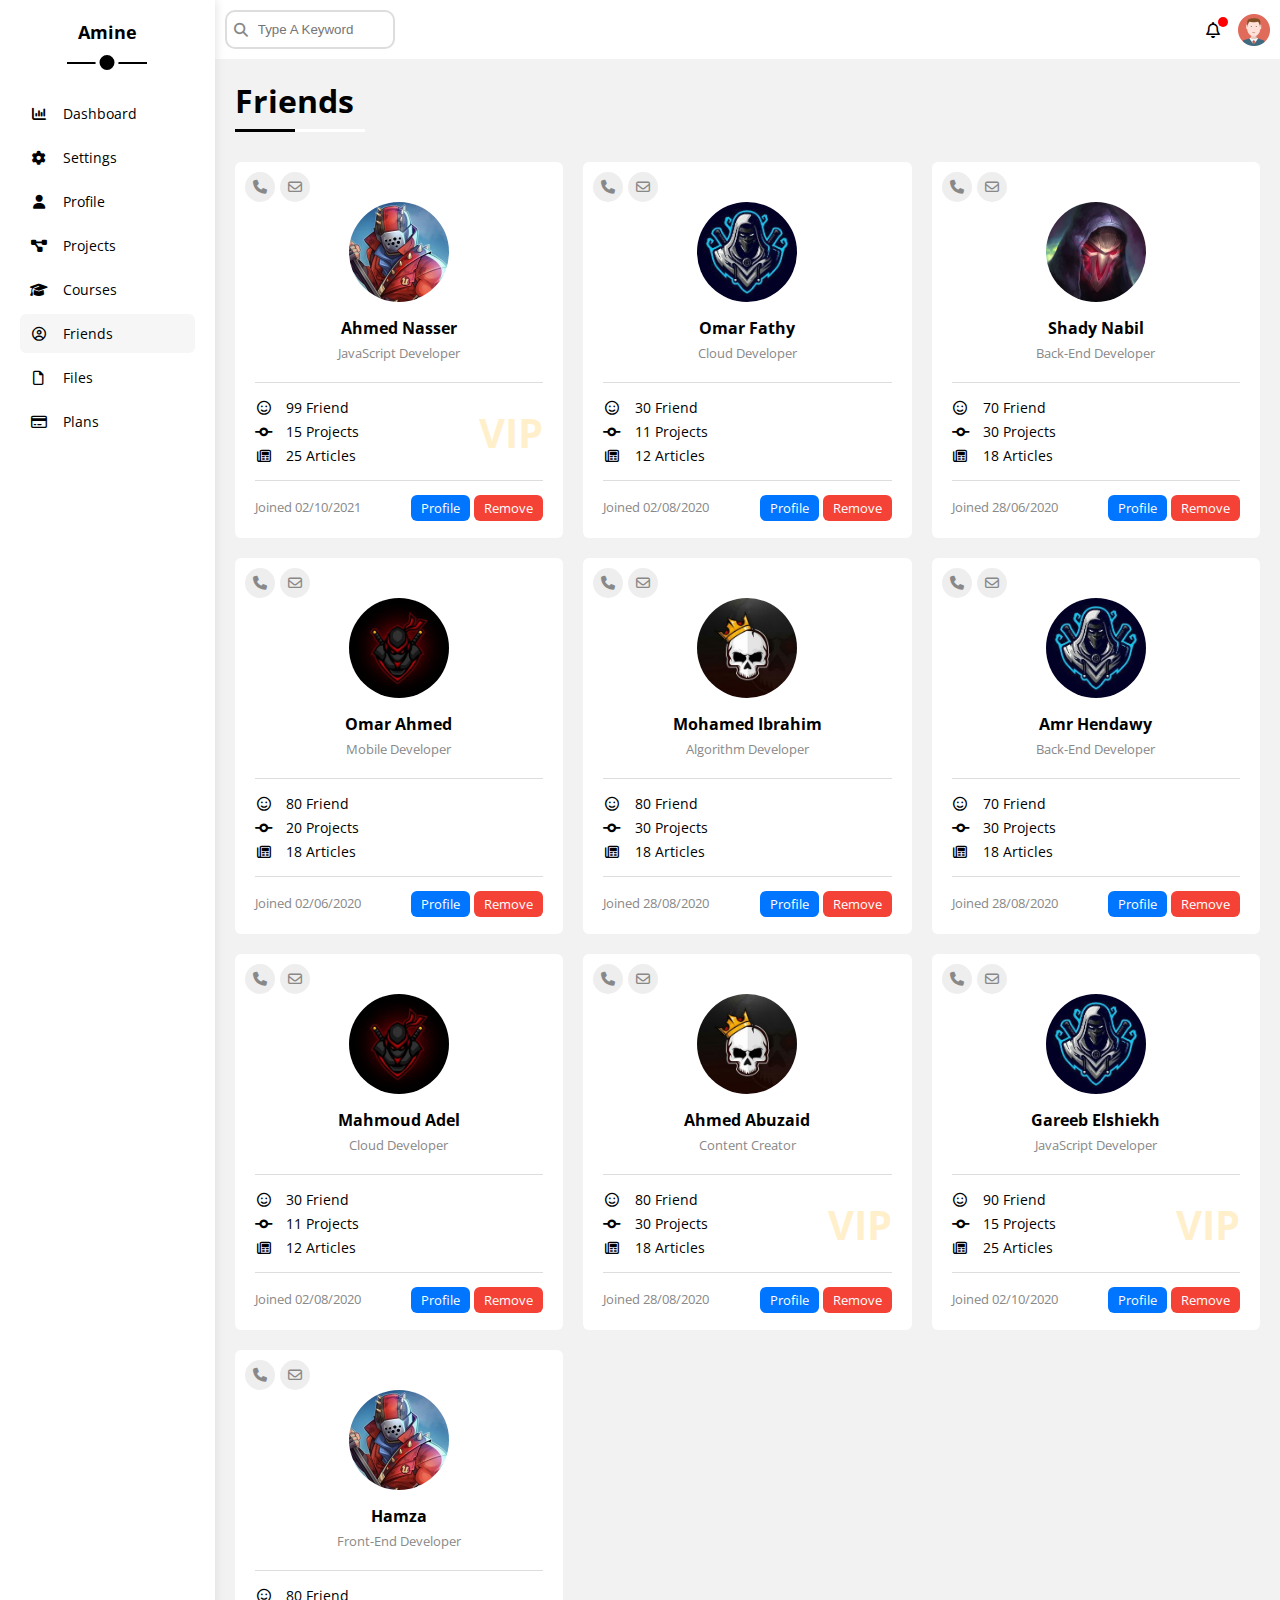
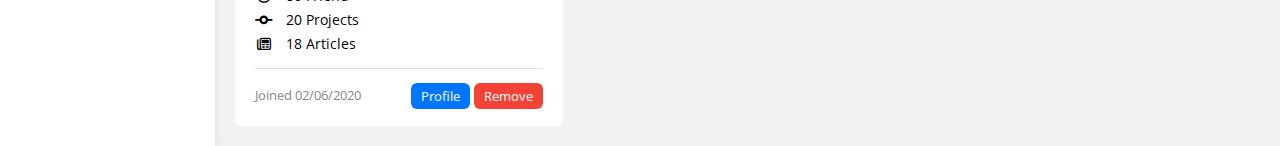
<file: Friends.html>
<html lang="en">
<head>
    <meta charset="UTF-8">
    <meta name="viewport" content="width=device-width, initial-scale=1.0">
    <!---------css-------->
    <link rel="stylesheet" href="CSS/all.min.css">
    <link rel="stylesheet" href="CSS/Framework.css">
    <link rel="stylesheet" href="CSS/style.css">
    <!---------google font-------->
    <link rel="preconnect" href="https://fonts.googleapis.com">
    <link rel="preconnect" href="https://fonts.gstatic.com" crossorigin>
    <link href="https://fonts.googleapis.com/css2?family=Open+Sans:wght@300;400;500;600;700&display=swap" rel="stylesheet">
    <title>Friends</title>
</head>
<body>
    <section class="page d-flex">
        <!-- strat sidebar -->
        <div class="sidebar bg-white p-10 p-relative">
            <h3 class="txt-center p-relative mt-0">Amine</h3>
            <ul>
                <li>
                    <a class="d-block c-black fs-14 p-10 brd-6 mb-5" href="index.html">
                        <i class="fa-solid fa-chart-column fa-fw"></i> 
                        <span class="hide-mobile">Dashboard</span>
                    </a>
                </li>
                <li>
                    <a class="d-flex align-center c-black fs-14 p-10 brd-6 mb-5" href="settings.html">
                        <i class="fa-solid fa-gear fa-fw"></i>
                        <span class="hide-mobile">Settings</span>
                    </a>
                </li>
                <li>
                    <a class="d-flex align-center c-black fs-14 p-10 brd-6 mb-5" href="profile.html">
                        <i class="fa-solid fa-user fa-fw"></i>
                        <span class="hide-mobile">Profile</span>
                    </a>
                </li>
                <li>
                    <a class="d-flex align-center c-black fs-14 p-10 brd-6 mb-5" href="project.html">
                        <i class="fa-solid fa-diagram-project fa-fw"></i>
                        <span class="hide-mobile">Projects</span>
                    </a>
                </li>
                <li>
                    <a class="d-flex align-center c-black fs-14 p-10 brd-6 mb-5" href="Courses.html">
                        <i class="fa-solid fa-graduation-cap fa-fw"></i>
                        <span class="hide-mobile">Courses</span>
                    </a>
                </li>
                <li>
                    <a class="active d-flex align-center c-black fs-14 p-10 brd-6 mb-5" href="Friends.html">
                        <i class="fa-regular fa-circle-user fa-fw"></i>
                        <span class="hide-mobile">Friends</span>
                    </a>
                </li>
                <li>
                    <a class="d-flex align-center c-black fs-14 p-10 brd-6 mb-5" href="Files.html">
                        <i class="fa-regular fa-file fa-fw"></i>
                        <span class="hide-mobile">Files</span>
                    </a>
                </li>
                <li>
                    <a class="d-flex align-center c-black fs-14 p-10 brd-6" href="plans.html">
                        <i class="fa-regular fa-credit-card fa-fw"></i>
                        <span class="hide-mobile">Plans</span>
                    </a>
                </li>
            </ul>
        </div>
        <!-- end sidebar -->
        <div class="content w-full">
            <!-- start hide -->
            <div class="hide bg-white p-10 d-flex align-center j-between">
                <form class="p-relative m-0">
                    <input class="p-10 brd-10 search" type="search" placeholder="Type A Keyword">
                </form>
                <div class="icons d-flex align-center">
                    <span class="notification p-relative">
                        <i class="fa-regular fa-bell fa-fw"></i>
                    </span>
                    <img src="images/avatar.png">
                </div>
            </div>
            <!-- end hide -->
            <!-- start title -->
            <h1 class="p-relative c-black">Friends</h1>
            <!-- end title -->
            <div class="friends-page d-grid m-20 gap-20">
                <div class="friend bg-white brd-6 p-20 p-relative">
                    <div class="row-icons p-absolute d-flex">
                        <i class="fa-solid fa-phone fa-fw c-grey fs-14 center-flex"></i>
                        <i class="fa-regular fa-envelope fa-fw c-grey fs-14 center-flex"></i>
                    </div>
                    <div class="txt-center p-20 brd-b">
                        <img src="images/friend-01.jpg" alt="">
                        <h4 class="c-black m-0">Ahmed Nasser</h4>
                        <p class="fs-13 c-grey m-0 mt-5">JavaScript Developer</p>
                    </div>
                    <div class=" pt-15 pb-15 brd-b p-relative">
                        <h2 class="p-absolute">VIP</h2>
                        <div class="mb-5 fs-14">
                            <i class="fa-regular fa-face-smile fa-fw mr-10"></i>
                            <span>99 Friend</span>
                        </div>
                        <div class="mb-5 fs-14">
                            <i class="fa-solid fa-code-commit fa-fw mr-10"></i>
                            <span>15 Projects</span>
                        </div>
                        <div class="fs-14">
                            <i class="fa-regular fa-newspaper fa-fw mr-10"></i>
                            <span>25 Articles</span>
                        </div>
                    </div>
                    <div class="d-flex align-center j-between pt-15">
                        <p class="c-grey fs-13 m-0">Joined 02/10/2021</p>
                        <div class="">
                            <a class="btn-shape bg-blue c-white fs-13" href="#">Profile</a>
                            <a class="btn-shape bg-red c-white fs-13" href="#">Remove</a>
                        </div>
                    </div>
                </div>
                <div class="friend bg-white brd-6 p-20 p-relative">
                    <div class="row-icons p-absolute d-flex">
                        <i class="fa-solid fa-phone fa-fw c-grey fs-14 center-flex"></i>
                        <i class="fa-regular fa-envelope fa-fw c-grey fs-14 center-flex"></i>
                    </div>
                    <div class="txt-center p-20 brd-b">
                        <img src="images/friend-02.jpg" alt="">
                        <h4 class="c-black m-0">Omar Fathy</h4>
                        <p class="fs-13 c-grey m-0 mt-5">Cloud Developer</p>
                    </div>
                    <div class=" pt-15 pb-15 brd-b">
                        <div class="mb-5 fs-14">
                            <i class="fa-regular fa-face-smile fa-fw mr-10"></i>
                            <span>30 Friend</span>
                        </div>
                        <div class="mb-5 fs-14">
                            <i class="fa-solid fa-code-commit fa-fw mr-10"></i>
                            <span>11 Projects</span>
                        </div>
                        <div class="fs-14">
                            <i class="fa-regular fa-newspaper fa-fw mr-10"></i>
                            <span>12 Articles</span>
                        </div>
                    </div>
                    <div class="d-flex align-center j-between pt-15">
                        <p class="c-grey fs-13 m-0">Joined 02/08/2020</p>
                        <div class="">
                            <a class="btn-shape bg-blue c-white fs-13" href="#">Profile</a>
                            <a class="btn-shape bg-red c-white fs-13" href="#">Remove</a>
                        </div>
                    </div>
                </div>
                <div class="friend bg-white brd-6 p-20 p-relative">
                    <div class="row-icons p-absolute d-flex">
                        <i class="fa-solid fa-phone fa-fw c-grey fs-14 center-flex"></i>
                        <i class="fa-regular fa-envelope fa-fw c-grey fs-14 center-flex"></i>
                    </div>
                    <div class="txt-center p-20 brd-b">
                        <img src="images/friend-03.jpg" alt="">
                        <h4 class="c-black m-0">Shady Nabil</h4>
                        <p class="fs-13 c-grey m-0 mt-5">Back-End Developer</p>
                    </div>
                    <div class=" pt-15 pb-15 brd-b">
                        <div class="mb-5 fs-14">
                            <i class="fa-regular fa-face-smile fa-fw mr-10"></i>
                            <span>70 Friend</span>
                        </div>
                        <div class="mb-5 fs-14">
                            <i class="fa-solid fa-code-commit fa-fw mr-10"></i>
                            <span>30 Projects</span>
                        </div>
                        <div class="fs-14">
                            <i class="fa-regular fa-newspaper fa-fw mr-10"></i>
                            <span>18 Articles</span>
                        </div>
                    </div>
                    <div class="d-flex align-center j-between pt-15">
                        <p class="c-grey fs-13 m-0">Joined 28/06/2020</p>
                        <div class="">
                            <a class="btn-shape bg-blue c-white fs-13" href="#">Profile</a>
                            <a class="btn-shape bg-red c-white fs-13" href="#">Remove</a>
                        </div>
                    </div>
                </div>
                <div class="friend bg-white brd-6 p-20 p-relative">
                    <div class="row-icons p-absolute d-flex">
                        <i class="fa-solid fa-phone fa-fw c-grey fs-14 center-flex"></i>
                        <i class="fa-regular fa-envelope fa-fw c-grey fs-14 center-flex"></i>
                    </div>
                    <div class="txt-center p-20 brd-b">
                        <img src="images/friend-04.jpg" alt="">
                        <h4 class="c-black m-0">Omar Ahmed</h4>
                        <p class="fs-13 c-grey m-0 mt-5">Mobile Developer</p>
                    </div>
                    <div class=" pt-15 pb-15 brd-b">
                        <div class="mb-5 fs-14">
                            <i class="fa-regular fa-face-smile fa-fw mr-10"></i>
                            <span>80 Friend</span>
                        </div>
                        <div class="mb-5 fs-14">
                            <i class="fa-solid fa-code-commit fa-fw mr-10"></i>
                            <span>20 Projects</span>
                        </div>
                        <div class="fs-14">
                            <i class="fa-regular fa-newspaper fa-fw mr-10"></i>
                            <span>18 Articles</span>
                        </div>
                    </div>
                    <div class="d-flex align-center j-between pt-15">
                        <p class="c-grey fs-13 m-0">Joined 02/06/2020</p>
                        <div class="">
                            <a class="btn-shape bg-blue c-white fs-13" href="#">Profile</a>
                            <a class="btn-shape bg-red c-white fs-13" href="#">Remove</a>
                        </div>
                    </div>
                </div>
                <div class="friend bg-white brd-6 p-20 p-relative">
                    <div class="row-icons p-absolute d-flex">
                        <i class="fa-solid fa-phone fa-fw c-grey fs-14 center-flex"></i>
                        <i class="fa-regular fa-envelope fa-fw c-grey fs-14 center-flex"></i>
                    </div>
                    <div class="txt-center p-20 brd-b">
                        <img src="images/friend-05.jpg" alt="">
                        <h4 class="c-black m-0">Mohamed Ibrahim</h4>
                        <p class="fs-13 c-grey m-0 mt-5">Algorithm Developer</p>
                    </div>
                    <div class=" pt-15 pb-15 brd-b">
                        <div class="mb-5 fs-14">
                            <i class="fa-regular fa-face-smile fa-fw mr-10"></i>
                            <span>80 Friend</span>
                        </div>
                        <div class="mb-5 fs-14">
                            <i class="fa-solid fa-code-commit fa-fw mr-10"></i>
                            <span>30 Projects</span>
                        </div>
                        <div class="fs-14">
                            <i class="fa-regular fa-newspaper fa-fw mr-10"></i>
                            <span>18 Articles</span>
                        </div>
                    </div>
                    <div class="d-flex align-center j-between pt-15">
                        <p class="c-grey fs-13 m-0">Joined 28/08/2020</p>
                        <div class="">
                            <a class="btn-shape bg-blue c-white fs-13" href="#">Profile</a>
                            <a class="btn-shape bg-red c-white fs-13" href="#">Remove</a>
                        </div>
                    </div>
                </div>
                <div class="friend bg-white brd-6 p-20 p-relative">
                    <div class="row-icons p-absolute d-flex">
                        <i class="fa-solid fa-phone fa-fw c-grey fs-14 center-flex"></i>
                        <i class="fa-regular fa-envelope fa-fw c-grey fs-14 center-flex"></i>
                    </div>
                    <div class="txt-center p-20 brd-b">
                        <img src="images/friend-02.jpg" alt="">
                        <h4 class="c-black m-0">Amr Hendawy</h4>
                        <p class="fs-13 c-grey m-0 mt-5">Back-End Developer</p>
                    </div>
                    <div class=" pt-15 pb-15 brd-b">
                        <div class="mb-5 fs-14">
                            <i class="fa-regular fa-face-smile fa-fw mr-10"></i>
                            <span>70 Friend</span>
                        </div>
                        <div class="mb-5 fs-14">
                            <i class="fa-solid fa-code-commit fa-fw mr-10"></i>
                            <span>30 Projects</span>
                        </div>
                        <div class="fs-14">
                            <i class="fa-regular fa-newspaper fa-fw mr-10"></i>
                            <span>18 Articles</span>
                        </div>
                    </div>
                    <div class="d-flex align-center j-between pt-15">
                        <p class="c-grey fs-13 m-0">Joined 28/08/2020</p>
                        <div class="">
                            <a class="btn-shape bg-blue c-white fs-13" href="#">Profile</a>
                            <a class="btn-shape bg-red c-white fs-13" href="#">Remove</a>
                        </div>
                    </div>
                </div>
                <div class="friend bg-white brd-6 p-20 p-relative">
                    <div class="row-icons p-absolute d-flex">
                        <i class="fa-solid fa-phone fa-fw c-grey fs-14 center-flex"></i>
                        <i class="fa-regular fa-envelope fa-fw c-grey fs-14 center-flex"></i>
                    </div>
                    <div class="txt-center p-20 brd-b">
                        <img src="images/friend-04.jpg" alt="">
                        <h4 class="c-black m-0">Mahmoud Adel</h4>
                        <p class="fs-13 c-grey m-0 mt-5">Cloud Developer</p>
                    </div>
                    <div class=" pt-15 pb-15 brd-b">
                        <div class="mb-5 fs-14">
                            <i class="fa-regular fa-face-smile fa-fw mr-10"></i>
                            <span>30 Friend</span>
                        </div>
                        <div class="mb-5 fs-14">
                            <i class="fa-solid fa-code-commit fa-fw mr-10"></i>
                            <span>11 Projects</span>
                        </div>
                        <div class="fs-14">
                            <i class="fa-regular fa-newspaper fa-fw mr-10"></i>
                            <span>12 Articles</span>
                        </div>
                    </div>
                    <div class="d-flex align-center j-between pt-15">
                        <p class="c-grey fs-13 m-0">Joined 02/08/2020</p>
                        <div class="">
                            <a class="btn-shape bg-blue c-white fs-13" href="#">Profile</a>
                            <a class="btn-shape bg-red c-white fs-13" href="#">Remove</a>
                        </div>
                    </div>
                </div>
                <div class="friend bg-white brd-6 p-20 p-relative">
                    <div class="row-icons p-absolute d-flex">
                        <i class="fa-solid fa-phone fa-fw c-grey fs-14 center-flex"></i>
                        <i class="fa-regular fa-envelope fa-fw c-grey fs-14 center-flex"></i>
                    </div>
                    <div class="txt-center p-20 brd-b">
                        <img src="images/friend-05.jpg" alt="">
                        <h4 class="c-black m-0">Ahmed Abuzaid</h4>
                        <p class="fs-13 c-grey m-0 mt-5">Content Creator</p>
                    </div>
                    <div class=" pt-15 pb-15 brd-b p-relative">
                        <h2 class="p-absolute">VIP</h2>
                        <div class="mb-5 fs-14">
                            <i class="fa-regular fa-face-smile fa-fw mr-10"></i>
                            <span>80 Friend</span>
                        </div>
                        <div class="mb-5 fs-14">
                            <i class="fa-solid fa-code-commit fa-fw mr-10"></i>
                            <span>30 Projects</span>
                        </div>
                        <div class="fs-14">
                            <i class="fa-regular fa-newspaper fa-fw mr-10"></i>
                            <span>18 Articles</span>
                        </div>
                    </div>
                    <div class="d-flex align-center j-between pt-15">
                        <p class="c-grey fs-13 m-0">Joined 28/08/2020</p>
                        <div class="">
                            <a class="btn-shape bg-blue c-white fs-13" href="#">Profile</a>
                            <a class="btn-shape bg-red c-white fs-13" href="#">Remove</a>
                        </div>
                    </div>
                </div>
                <div class="friend bg-white brd-6 p-20 p-relative">
                    <div class="row-icons p-absolute d-flex">
                        <i class="fa-solid fa-phone fa-fw c-grey fs-14 center-flex"></i>
                        <i class="fa-regular fa-envelope fa-fw c-grey fs-14 center-flex"></i>
                    </div>
                    <div class="txt-center p-20 brd-b">
                        <img src="images/friend-02.jpg" alt="">
                        <h4 class="c-black m-0">Gareeb Elshiekh</h4>
                        <p class="fs-13 c-grey m-0 mt-5">JavaScript Developer</p>
                    </div>
                    <div class=" pt-15 pb-15 brd-b p-relative">
                        <h2 class="p-absolute">VIP</h2>
                        <div class="mb-5 fs-14">
                            <i class="fa-regular fa-face-smile fa-fw mr-10"></i>
                            <span>90 Friend</span>
                        </div>
                        <div class="mb-5 fs-14">
                            <i class="fa-solid fa-code-commit fa-fw mr-10"></i>
                            <span>15 Projects</span>
                        </div>
                        <div class="fs-14">
                            <i class="fa-regular fa-newspaper fa-fw mr-10"></i>
                            <span>25 Articles</span>
                        </div>
                    </div>
                    <div class="d-flex align-center j-between pt-15">
                        <p class="c-grey fs-13 m-0">Joined 02/10/2020</p>
                        <div class="">
                            <a class="btn-shape bg-blue c-white fs-13" href="#">Profile</a>
                            <a class="btn-shape bg-red c-white fs-13" href="#">Remove</a>
                        </div>
                    </div>
                </div>
                <div class="friend bg-white brd-6 p-20 p-relative">
                    <div class="row-icons p-absolute d-flex">
                        <i class="fa-solid fa-phone fa-fw c-grey fs-14 center-flex"></i>
                        <i class="fa-regular fa-envelope fa-fw c-grey fs-14 center-flex"></i>
                    </div>
                    <div class="txt-center p-20 brd-b">
                        <img src="images/friend-01.jpg" alt="">
                        <h4 class="c-black m-0">Hamza</h4>
                        <p class="fs-13 c-grey m-0 mt-5">Front-End Developer</p>
                    </div>
                    <div class=" pt-15 pb-15 brd-b">
                        <div class="mb-5 fs-14">
                            <i class="fa-regular fa-face-smile fa-fw mr-10"></i>
                            <span>80 Friend</span>
                        </div>
                        <div class="mb-5 fs-14">
                            <i class="fa-solid fa-code-commit fa-fw mr-10"></i>
                            <span>20 Projects</span>
                        </div>
                        <div class="fs-14">
                            <i class="fa-regular fa-newspaper fa-fw mr-10"></i>
                            <span>18 Articles</span>
                        </div>
                    </div>
                    <div class="d-flex align-center j-between pt-15">
                        <p class="c-grey fs-13 m-0">Joined 02/06/2020</p>
                        <div class="">
                            <a class="btn-shape bg-blue c-white fs-13" href="#">Profile</a>
                            <a class="btn-shape bg-red c-white fs-13" href="#">Remove</a>
                        </div>
                    </div>
                </div>
            </div>
        </div>
    </section>
</body>
</html>
</file>
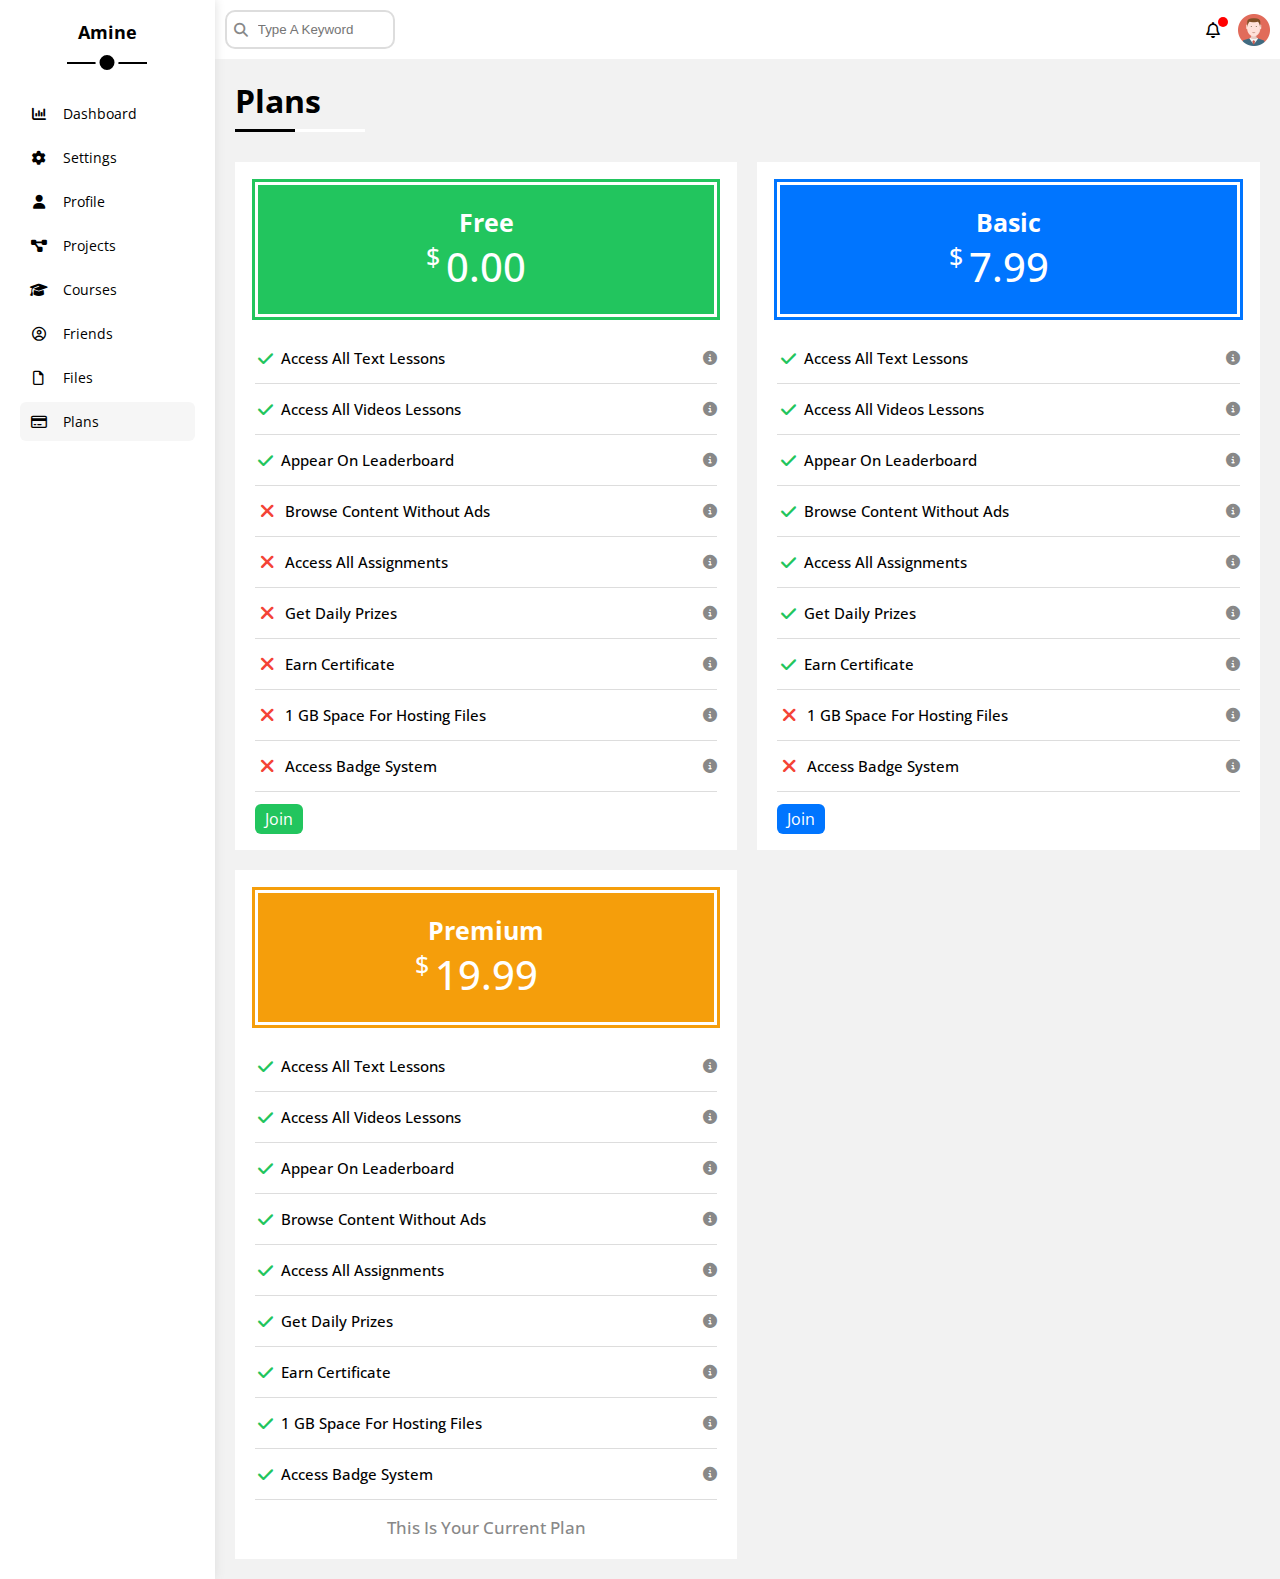
<file: plans.html>
<html lang="en">
<head>
    <meta charset="UTF-8">
    <meta name="viewport" content="width=device-width, initial-scale=1.0">
    <!---------css-------->
    <link rel="stylesheet" href="CSS/all.min.css">
    <link rel="stylesheet" href="CSS/Framework.css">
    <link rel="stylesheet" href="CSS/style.css">
    <!---------google font-------->
    <link rel="preconnect" href="https://fonts.googleapis.com">
    <link rel="preconnect" href="https://fonts.gstatic.com" crossorigin>
    <link href="https://fonts.googleapis.com/css2?family=Open+Sans:wght@300;400;500;600;700&display=swap" rel="stylesheet">
    <title>Plans</title>
</head>
<body>
    <section class="page d-flex">
        <!-- strat sidebar -->
        <div class="sidebar bg-white p-10 p-relative">
            <h3 class="txt-center p-relative mt-0">Amine</h3>
            <ul>
                <li>
                    <a class="d-block c-black fs-14 p-10 brd-6 mb-5" href="index.html">
                        <i class="fa-solid fa-chart-column fa-fw"></i> 
                        <span class="hide-mobile">Dashboard</span>
                    </a>
                </li>
                <li>
                    <a class="d-flex align-center c-black fs-14 p-10 brd-6 mb-5" href="settings.html">
                        <i class="fa-solid fa-gear fa-fw"></i>
                        <span class="hide-mobile">Settings</span>
                    </a>
                </li>
                <li>
                    <a class="d-flex align-center c-black fs-14 p-10 brd-6 mb-5" href="profile.html">
                        <i class="fa-solid fa-user fa-fw"></i>
                        <span class="hide-mobile">Profile</span>
                    </a>
                </li>
                <li>
                    <a class="d-flex align-center c-black fs-14 p-10 brd-6 mb-5" href="project.html">
                        <i class="fa-solid fa-diagram-project fa-fw"></i>
                        <span class="hide-mobile">Projects</span>
                    </a>
                </li>
                <li>
                    <a class="d-flex align-center c-black fs-14 p-10 brd-6 mb-5" href="Courses.html">
                        <i class="fa-solid fa-graduation-cap fa-fw"></i>
                        <span class="hide-mobile">Courses</span>
                    </a>
                </li>
                <li>
                    <a class="d-flex align-center c-black fs-14 p-10 brd-6 mb-5" href="Friends.html">
                        <i class="fa-regular fa-circle-user fa-fw"></i>
                        <span class="hide-mobile">Friends</span>
                    </a>
                </li>
                <li>
                    <a class="d-flex align-center c-black fs-14 p-10 brd-6 mb-5" href="Files.html">
                        <i class="fa-regular fa-file fa-fw"></i>
                        <span class="hide-mobile">Files</span>
                    </a>
                </li>
                <li>
                    <a class="active d-flex align-center c-black fs-14 p-10 brd-6" href="plans.html">
                        <i class="fa-regular fa-credit-card fa-fw"></i>
                        <span class="hide-mobile">Plans</span>
                    </a>
                </li>
            </ul>
        </div>
        <!-- end sidebar -->
        <div class="content w-full">
            <!-- start hide -->
            <div class="hide bg-white p-10 d-flex align-center j-between">
                <form class="p-relative m-0">
                    <input class="p-10 brd-10 search" type="search" placeholder="Type A Keyword">
                </form>
                <div class="icons d-flex align-center">
                    <span class="notification p-relative">
                        <i class="fa-regular fa-bell fa-fw"></i>
                    </span>
                    <img src="images/avatar.png">
                </div>
            </div>
            <!-- end hide -->
            <!-- start title -->
            <h1 class="p-relative c-black">Plans</h1>
            <!-- end title -->
            <div class="plans-page d-grid m-20 gap-20">
                <div class="plan bg-white p-20">
                    <div class="plan-green bg-green c-white txt-center p-20">
                        <h4 class="m-0">Free</h4>
                        <p class="m-0 mt-5 p-relative w-fit"><span class="p-absolute">$</span>0.00</p>
                    </div>
                    <ul>
                        <li class="d-flex align-center j-between pt-15 pb-15 brd-b">
                            <i class="fa-solid fa-check c-green fa-fw fs-17"></i>
                            <span class="fw-500 fs-15">Access All Text Lessons</span>
                            <i class="fa-solid fa-circle-info c-grey fs-14"></i>
                        </li>
                        <li class="d-flex align-center j-between pt-15 pb-15 brd-b">
                            <i class="fa-solid fa-check c-green fa-fw fs-17"></i>
                            <span class="fw-500 fs-15">Access All Videos Lessons</span>
                            <i class="fa-solid fa-circle-info c-grey fs-14"></i>
                        </li>
                        <li class="d-flex align-center j-between pt-15 pb-15 brd-b">
                            <i class="fa-solid fa-check c-green fa-fw fs-17"></i>
                            <span class="fw-500 fs-15">Appear On Leaderboard</span>
                            <i class="fa-solid fa-circle-info c-grey fs-14"></i>
                        </li>
                        <li class="d-flex align-center j-between pt-15 pb-15 brd-b">
                            <i class="fa-solid fa-xmark c-red fa-fw fs-20"></i>
                            <span class="fw-500 fs-15">Browse Content Without Ads</span>
                            <i class="fa-solid fa-circle-info c-grey fs-14"></i>
                        </li>
                        <li class="d-flex align-center j-between pt-15 pb-15 brd-b">
                            <i class="fa-solid fa-xmark c-red fa-fw fs-20"></i>
                            <span class="fw-500 fs-15">Access All Assignments</span>
                            <i class="fa-solid fa-circle-info c-grey fs-14"></i>
                        </li>
                        <li class="d-flex align-center j-between pt-15 pb-15 brd-b">
                            <i class="fa-solid fa-xmark c-red fa-fw fs-20"></i>
                            <span class="fw-500 fs-15">Get Daily Prizes</span>
                            <i class="fa-solid fa-circle-info c-grey fs-14"></i>
                        </li>
                        <li class="d-flex align-center j-between pt-15 pb-15 brd-b">
                            <i class="fa-solid fa-xmark c-red fa-fw fs-20"></i>
                            <span class="fw-500 fs-15">Earn Certificate</span>
                            <i class="fa-solid fa-circle-info c-grey fs-14"></i>
                        </li>
                        <li class="d-flex align-center j-between pt-15 pb-15 brd-b">
                            <i class="fa-solid fa-xmark c-red fa-fw fs-20"></i>
                            <span class="fw-500 fs-15">1 GB Space For Hosting Files</span>
                            <i class="fa-solid fa-circle-info c-grey fs-14"></i>
                        </li>
                        <li class="d-flex align-center j-between pt-15 pb-15 brd-b">
                            <i class="fa-solid fa-xmark c-red fa-fw fs-20"></i>
                            <span class="fw-500 fs-15">Access Badge System</span>
                            <i class="fa-solid fa-circle-info c-grey fs-14"></i>
                        </li>
                    </ul>
                    <a class="btn-shape c-white bg-green" href="#">Join</a>
                </div>
                <div class="plan bg-white p-20">
                    <div class="plan-blue bg-blue c-white txt-center p-20">
                        <h4 class="m-0">Basic</h4>
                        <p class="m-0 mt-5 p-relative w-fit"><span class="p-absolute">$</span>7.99</p>
                    </div>
                    <ul>
                        <li class="d-flex align-center j-between pt-15 pb-15 brd-b">
                            <i class="fa-solid fa-check c-green fa-fw fs-17"></i>
                            <span class="fw-500 fs-15">Access All Text Lessons</span>
                            <i class="fa-solid fa-circle-info c-grey fs-14"></i>
                        </li>
                        <li class="d-flex align-center j-between pt-15 pb-15 brd-b">
                            <i class="fa-solid fa-check c-green fa-fw fs-17"></i>
                            <span class="fw-500 fs-15">Access All Videos Lessons</span>
                            <i class="fa-solid fa-circle-info c-grey fs-14"></i>
                        </li>
                        <li class="d-flex align-center j-between pt-15 pb-15 brd-b">
                            <i class="fa-solid fa-check c-green fa-fw fs-17"></i>
                            <span class="fw-500 fs-15">Appear On Leaderboard</span>
                            <i class="fa-solid fa-circle-info c-grey fs-14"></i>
                        </li>
                        <li class="d-flex align-center j-between pt-15 pb-15 brd-b">
                            <i class="fa-solid fa-check c-green fa-fw fs-17"></i>
                            <span class="fw-500 fs-15">Browse Content Without Ads</span>
                            <i class="fa-solid fa-circle-info c-grey fs-14"></i>
                        </li>
                        <li class="d-flex align-center j-between pt-15 pb-15 brd-b">
                            <i class="fa-solid fa-check c-green fa-fw fs-17"></i>
                            <span class="fw-500 fs-15">Access All Assignments</span>
                            <i class="fa-solid fa-circle-info c-grey fs-14"></i>
                        </li>
                        <li class="d-flex align-center j-between pt-15 pb-15 brd-b">
                            <i class="fa-solid fa-check c-green fa-fw fs-17"></i>
                            <span class="fw-500 fs-15">Get Daily Prizes</span>
                            <i class="fa-solid fa-circle-info c-grey fs-14"></i>
                        </li>
                        <li class="d-flex align-center j-between pt-15 pb-15 brd-b">
                            <i class="fa-solid fa-check c-green fa-fw fs-17"></i>
                            <span class="fw-500 fs-15">Earn Certificate</span>
                            <i class="fa-solid fa-circle-info c-grey fs-14"></i>
                        </li>
                        <li class="d-flex align-center j-between pt-15 pb-15 brd-b">
                            <i class="fa-solid fa-xmark c-red fa-fw fs-20"></i>
                            <span class="fw-500 fs-15">1 GB Space For Hosting Files</span>
                            <i class="fa-solid fa-circle-info c-grey fs-14"></i>
                        </li>
                        <li class="d-flex align-center j-between pt-15 pb-15 brd-b">
                            <i class="fa-solid fa-xmark c-red fa-fw fs-20"></i>
                            <span class="fw-500 fs-15">Access Badge System</span>
                            <i class="fa-solid fa-circle-info c-grey fs-14"></i>
                        </li>
                    </ul>
                    <a class="btn-shape c-white bg-blue" href="#">Join</a>
                </div>
                <div class="plan bg-white p-20">
                    <div class="plan-orange bg-orange c-white txt-center p-20">
                        <h4 class="m-0">Premium</h4>
                        <p class="m-0 mt-5 p-relative w-fit"><span class="p-absolute">$</span>19.99</p>
                    </div>
                    <ul>
                        <li class="d-flex align-center j-between pt-15 pb-15 brd-b">
                            <i class="fa-solid fa-check c-green fa-fw fs-17"></i>
                            <span class="fw-500 fs-15">Access All Text Lessons</span>
                            <i class="fa-solid fa-circle-info c-grey fs-14"></i>
                        </li>
                        <li class="d-flex align-center j-between pt-15 pb-15 brd-b">
                            <i class="fa-solid fa-check c-green fa-fw fs-17"></i>
                            <span class="fw-500 fs-15">Access All Videos Lessons</span>
                            <i class="fa-solid fa-circle-info c-grey fs-14"></i>
                        </li>
                        <li class="d-flex align-center j-between pt-15 pb-15 brd-b">
                            <i class="fa-solid fa-check c-green fa-fw fs-17"></i>
                            <span class="fw-500 fs-15">Appear On Leaderboard</span>
                            <i class="fa-solid fa-circle-info c-grey fs-14"></i>
                        </li>
                        <li class="d-flex align-center j-between pt-15 pb-15 brd-b">
                            <i class="fa-solid fa-check c-green fa-fw fs-17"></i>
                            <span class="fw-500 fs-15">Browse Content Without Ads</span>
                            <i class="fa-solid fa-circle-info c-grey fs-14"></i>
                        </li>
                        <li class="d-flex align-center j-between pt-15 pb-15 brd-b">
                            <i class="fa-solid fa-check c-green fa-fw fs-17"></i>
                            <span class="fw-500 fs-15">Access All Assignments</span>
                            <i class="fa-solid fa-circle-info c-grey fs-14"></i>
                        </li>
                        <li class="d-flex align-center j-between pt-15 pb-15 brd-b">
                            <i class="fa-solid fa-check c-green fa-fw fs-17"></i>
                            <span class="fw-500 fs-15">Get Daily Prizes</span>
                            <i class="fa-solid fa-circle-info c-grey fs-14"></i>
                        </li>
                        <li class="d-flex align-center j-between pt-15 pb-15 brd-b">
                            <i class="fa-solid fa-check c-green fa-fw fs-17"></i>
                            <span class="fw-500 fs-15">Earn Certificate</span>
                            <i class="fa-solid fa-circle-info c-grey fs-14"></i>
                        </li>
                        <li class="d-flex align-center j-between pt-15 pb-15 brd-b">
                            <i class="fa-solid fa-check c-green fa-fw fs-17"></i>
                            <span class="fw-500 fs-15">1 GB Space For Hosting Files</span>
                            <i class="fa-solid fa-circle-info c-grey fs-14"></i>
                        </li>
                        <li class="d-flex align-center j-between pt-15 pb-15 brd-b">
                            <i class="fa-solid fa-check c-green fa-fw fs-17"></i>
                            <span class="fw-500 fs-15">Access Badge System</span>
                            <i class="fa-solid fa-circle-info c-grey fs-14"></i>
                        </li>
                    </ul>
                    <p class="fs-17 fw-500 m-0 c-grey txt-center">This Is Your Current Plan</p>
                </div>
            </div>
        </div>
    </section>
</body>
</html>
</file>
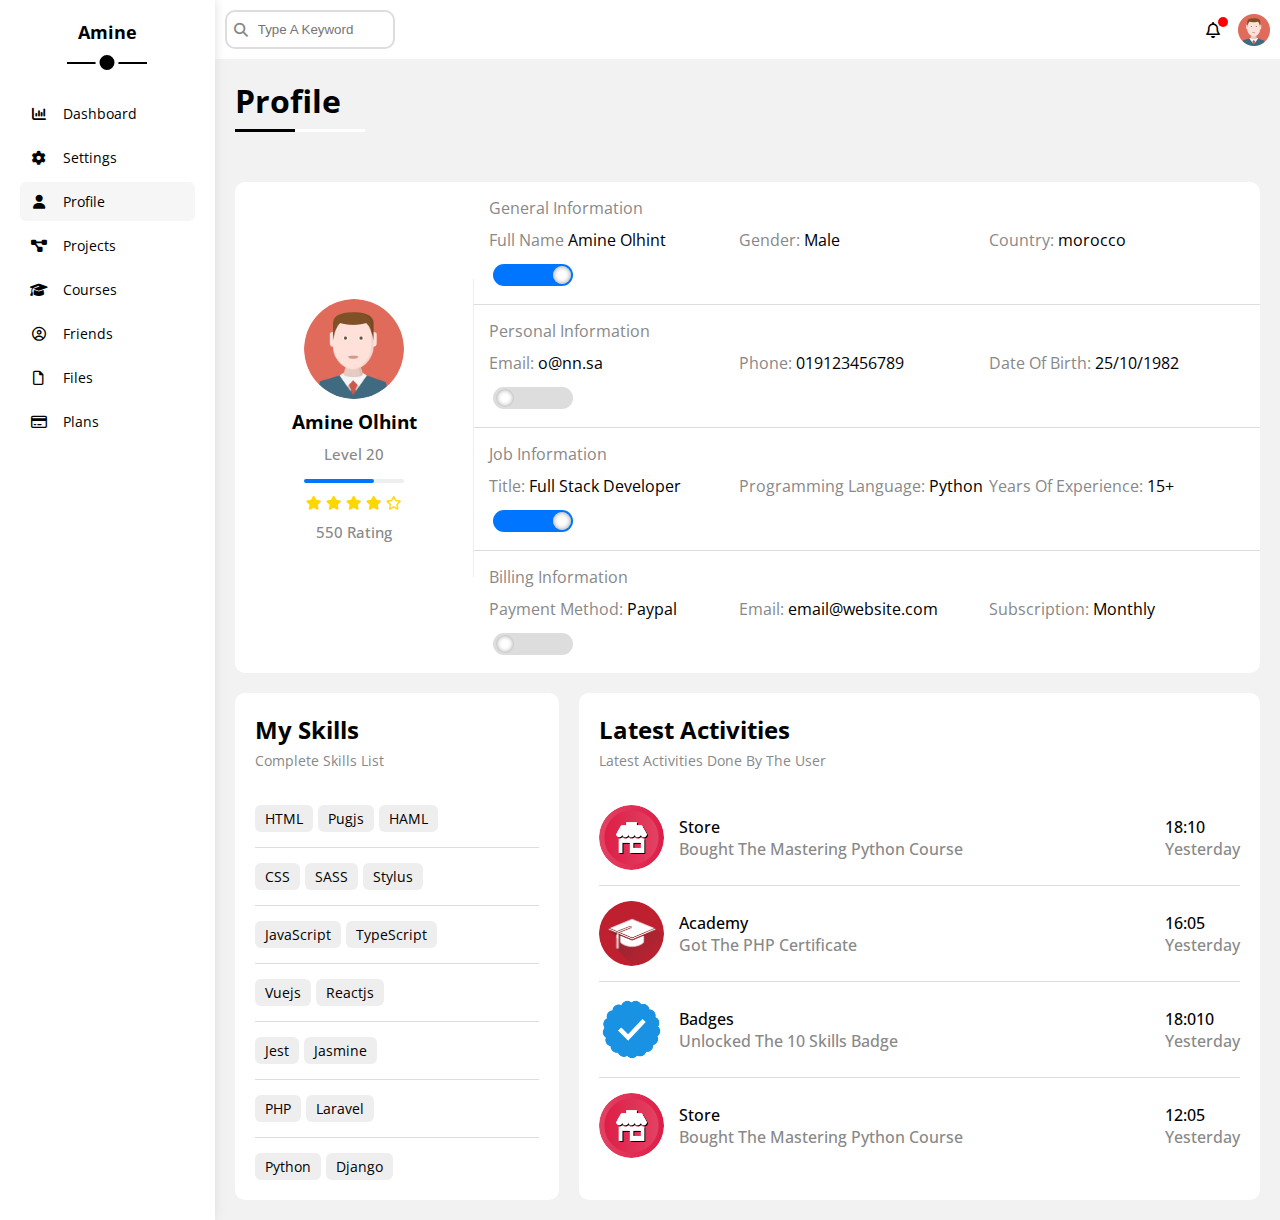
<file: profile.html>
<html lang="en">
<head>
    <meta charset="UTF-8">
    <meta name="viewport" content="width=device-width, initial-scale=1.0">
    <!---------css-------->
    <link rel="stylesheet" href="CSS/all.min.css">
    <link rel="stylesheet" href="CSS/Framework.css">
    <link rel="stylesheet" href="CSS/style.css">
    <!---------google font-------->
    <link rel="preconnect" href="https://fonts.googleapis.com">
    <link rel="preconnect" href="https://fonts.gstatic.com" crossorigin>
    <link href="https://fonts.googleapis.com/css2?family=Open+Sans:wght@300;400;500;600;700&display=swap" rel="stylesheet">
    <title>Profile</title>
</head>
<body>
    <section class="page d-flex">
        <!-- strat sidebar -->
        <div class="sidebar bg-white p-10 p-relative">
            <h3 class="txt-center p-relative mt-0">Amine</h3>
            <ul>
                <li>
                    <a class="d-block c-black fs-14 p-10 brd-6 mb-5" href="index.html">
                        <i class="fa-solid fa-chart-column fa-fw"></i> 
                        <span class="hide-mobile">Dashboard</span>
                    </a>
                </li>
                <li>
                    <a class="d-flex align-center c-black fs-14 p-10 brd-6 mb-5" href="settings.html">
                        <i class="fa-solid fa-gear fa-fw"></i>
                        <span class="hide-mobile">Settings</span>
                    </a>
                </li>
                <li>
                    <a class="active d-flex align-center c-black fs-14 p-10 brd-6 mb-5" href="profile.html">
                        <i class="fa-solid fa-user fa-fw"></i>
                        <span class="hide-mobile">Profile</span>
                    </a>
                </li>
                <li>
                    <a class="d-flex align-center c-black fs-14 p-10 brd-6 mb-5" href="project.html">
                        <i class="fa-solid fa-diagram-project fa-fw"></i>
                        <span class="hide-mobile">Projects</span>
                    </a>
                </li>
                <li>
                    <a class="d-flex align-center c-black fs-14 p-10 brd-6 mb-5" href="Courses.html">
                        <i class="fa-solid fa-graduation-cap fa-fw"></i>
                        <span class="hide-mobile">Courses</span>
                    </a>
                </li>
                <li>
                    <a class="d-flex align-center c-black fs-14 p-10 brd-6 mb-5" href="Friends.html">
                        <i class="fa-regular fa-circle-user fa-fw"></i>
                        <span class="hide-mobile">Friends</span>
                    </a>
                </li>
                <li>
                    <a class="d-flex align-center c-black fs-14 p-10 brd-6 mb-5" href="Files.html">
                        <i class="fa-regular fa-file fa-fw"></i>
                        <span class="hide-mobile">Files</span>
                    </a>
                </li>
                <li>
                    <a class="d-flex align-center c-black fs-14 p-10 brd-6" href="plans.html">
                        <i class="fa-regular fa-credit-card fa-fw"></i>
                        <span class="hide-mobile">Plans</span>
                    </a>
                </li>
            </ul>
        </div>
        <!-- end sidebar -->
        <div class="content w-full">
            <!-- start hide -->
            <div class="hide bg-white p-10 d-flex align-center j-between">
                <form class="p-relative m-0">
                    <input class="p-10 brd-10 search" type="search" placeholder="Type A Keyword">
                </form>
                <div class="icons d-flex align-center">
                    <span class="notification p-relative">
                        <i class="fa-regular fa-bell fa-fw"></i>
                    </span>
                    <img src="images/avatar.png">
                </div>
            </div>
            <!-- end hide -->
            <!-- start title -->
            <h1 class="p-relative c-black">Profile</h1>
            <!-- end title -->
            <div class="profile-page p-20">
                <!-- start overview -->
                <div class="overview bg-white mb-20 d-flex align-center brd-10">
                    <div class="avatar p-20 txt-center">
                        <img src="images/avatar.png" alt="">
                        <h3 class="m-0 mt-10">Amine Olhint</h3>
                        <p class="mt-10 c-grey fs-15 fw-500">Level 20</p>
                        <div class="progress p-relative bg-eee brd-6">
                            <span class="p-absolute bg-blue brd-6" style="width: 70%;"></span>
                        </div>
                        <div class="rateng">
                            <i class="fa-solid fa-star"></i>
                            <i class="fa-solid fa-star"></i>
                            <i class="fa-solid fa-star"></i>
                            <i class="fa-solid fa-star"></i>
                            <i class="fa-regular fa-star"></i>
                        </div>
                        <p class="mt-10 c-grey fs-15 fw-500">550 Rating</p>
                    </div>
                    <div class="info w-full">
                        <div class="row brd-b p-15">
                            <p class="c-grey m-0">General Information</p>
                            <div class="d-flex">
                                <p class="c-grey m-0">Full Name<span class="c-black"> Amine Olhint</span></p>
                                <p class="c-grey m-0">Gender:<span class="c-black"> Male</span></p>
                                <p class="c-grey m-0">Country:<span class="c-black"> morocco</span></p>
                                <label class="pt-10">
                                    <input class="profil-checkbox" type="checkbox" checked />
                                </label>
                            </div>
                        </div>
                        <div class="row brd-b p-15">
                            <p class="c-grey m-0">Personal Information</p>
                            <div class="d-flex">
                                <p class="c-grey m-0">Email:<span class="c-black"> o@nn.sa</span></p>
                                <p class="c-grey m-0">Phone:<span class="c-black"> 019123456789</span></p>
                                <p class="c-grey m-0">Date Of Birth: <span class="c-black">25/10/1982</span></p>
                                <label class="pt-10">
                                    <input class="profil-checkbox" type="checkbox" />
                                </label>
                            </div>
                        </div>
                        <div class="row brd-b p-15">
                            <p class="c-grey m-0">Job Information</p>
                            <div class="d-flex">
                                <p class="c-grey m-0">Title:<span class="c-black"> Full Stack Developer</span></p>
                                <p class="c-grey m-0">Programming Language: <span class="c-black">Python</span></p>
                                <p class="c-grey m-0">Years Of Experience: <span class="c-black">15+</span></p>
                                <label class="pt-10">
                                    <input class="profil-checkbox" type="checkbox" checked />
                                </label>
                            </div>
                        </div>
                        <div class="row p-15">
                            <p class="c-grey m-0">Billing Information</p>
                            <div class="d-flex">
                                <p class="c-grey m-0">Payment Method:<span class="c-black"> Paypal</span></p>
                                <p class="c-grey m-0">Email: <span class="c-black">email@website.com</span></p>
                                <p class="c-grey m-0">Subscription:<span class="c-black"> Monthly</span></p>
                                <label class="pt-10">
                                    <input class="profil-checkbox" type="checkbox" />
                                </label>
                            </div>
                        </div>
                    </div>
                </div>
                <!-- end overview -->
                <!-- start other data -->
                <div class="other-data d-flex gap-20">
                    <div class="Skills bg-white brd-10 block-mobile p-20">
                        <h2 class="c-black m-0 mb-5 txt-c-mobile">My Skills</h2>
                        <p class="c-grey m-0 mb-20 fs-14 txt-c-mobile">Complete Skills List</p>
                        <ul class="m-0">
                            <li class="d-flex pb-15 pt-15 brd-b">
                                <span class="btn-shape bg-eee fs-14 mr-5">HTML</span>
                                <span class="btn-shape bg-eee fs-14 mr-5">Pugjs</span>
                                <span class="btn-shape bg-eee fs-14">HAML</span>
                            </li>
                            <li class="d-flex pb-15 pt-15 brd-b">
                                <span class="btn-shape bg-eee fs-14 mr-5">CSS</span>
                                <span class="btn-shape bg-eee fs-14 mr-5">SASS</span>
                                <span class="btn-shape bg-eee fs-14">Stylus</span>
                            </li>
                            <li class="d-flex pb-15 pt-15 brd-b">
                                <span class="btn-shape bg-eee fs-14 mr-5">JavaScript</span>
                                <span class="btn-shape bg-eee fs-14">TypeScript</span>
                            </li>
                            <li class="d-flex pb-15 pt-15 brd-b">
                                <span class="btn-shape bg-eee fs-14 mr-5">Vuejs</span>
                                <span class="btn-shape bg-eee fs-14">Reactjs</span>
                            </li>
                            <li class="d-flex pb-15 pt-15 brd-b">
                                <span class="btn-shape bg-eee fs-14 mr-5">Jest</span>
                                <span class="btn-shape bg-eee fs-14">Jasmine</span>
                            </li>
                            <li class="d-flex pb-15 pt-15 brd-b">
                                <span class="btn-shape bg-eee fs-14 mr-5">PHP</span>
                                <span class="btn-shape bg-eee fs-14">Laravel</span>
                            </li>
                            <li class="d-flex pt-15">
                                <span class="btn-shape bg-eee fs-14 mr-5">Python</span>
                                <span class="btn-shape bg-eee fs-14">Django</span>
                            </li>
                        </ul>
                    </div>
                    <div class="Activities bg-white brd-10 block-mobile p-20">
                        <h2 class="c-black m-0 mb-5 txt-c-mobile">Latest Activities</h2>
                        <p class="c-grey m-0 mb-20 fs-14 txt-c-mobile">Latest Activities Done By The User</p>
                        <div class="row d-flex j-between align-center pb-15 pt-15 brd-b">
                            <img src="images/activity-01.png" alt="">
                            <div class="info">
                                <span class="c-black fw-500">Store</span>
                                <span class="c-grey fw-500 d-block">Bought The Mastering Python Course</span>
                            </div>
                            <div class="data">
                                <span class="c-black fw-500">18:10</span>
                                <span class="c-grey fw-500 d-block">Yesterday</span>
                            </div>
                        </div>
                        <div class="row d-flex j-between align-center pb-15 pt-15 brd-b">
                            <img src="images/activity-02.png" alt="">
                            <div class="info">
                                <span class="c-black fw-500">Academy</span>
                                <span class="c-grey fw-500 d-block">Got The PHP Certificate</span>
                            </div>
                            <div class="data">
                                <span class="c-black fw-500">16:05</span>
                                <span class="c-grey fw-500 d-block">Yesterday</span>
                            </div>
                        </div>
                        <div class="row d-flex j-between align-center pb-15 pt-15 brd-b">
                            <img src="images/activity-03.png" alt="">
                            <div class="info">
                                <span class="c-black fw-500">Badges</span>
                                <span class="c-grey fw-500 d-block">Unlocked The 10 Skills Badge</span>
                            </div>
                            <div class="data">
                                <span class="c-black fw-500">18:010</span>
                                <span class="c-grey fw-500 d-block">Yesterday</span>
                            </div>
                        </div>
                        <div class="row d-flex j-between align-center pt-15">
                            <img src="images/activity-01.png" alt="">
                            <div class="info">
                                <span class="c-black fw-500">Store</span>
                                <span class="c-grey fw-500 d-block">Bought The Mastering Python Course</span>
                            </div>
                            <div class="data">
                                <span class="c-black fw-500">12:05</span>
                                <span class="c-grey fw-500 d-block">Yesterday</span>
                            </div>
                        </div>
                    </div>
                </div>
                <!-- end other data -->
            </div>
        </div>
    </section>
</body>
</html>
</file>
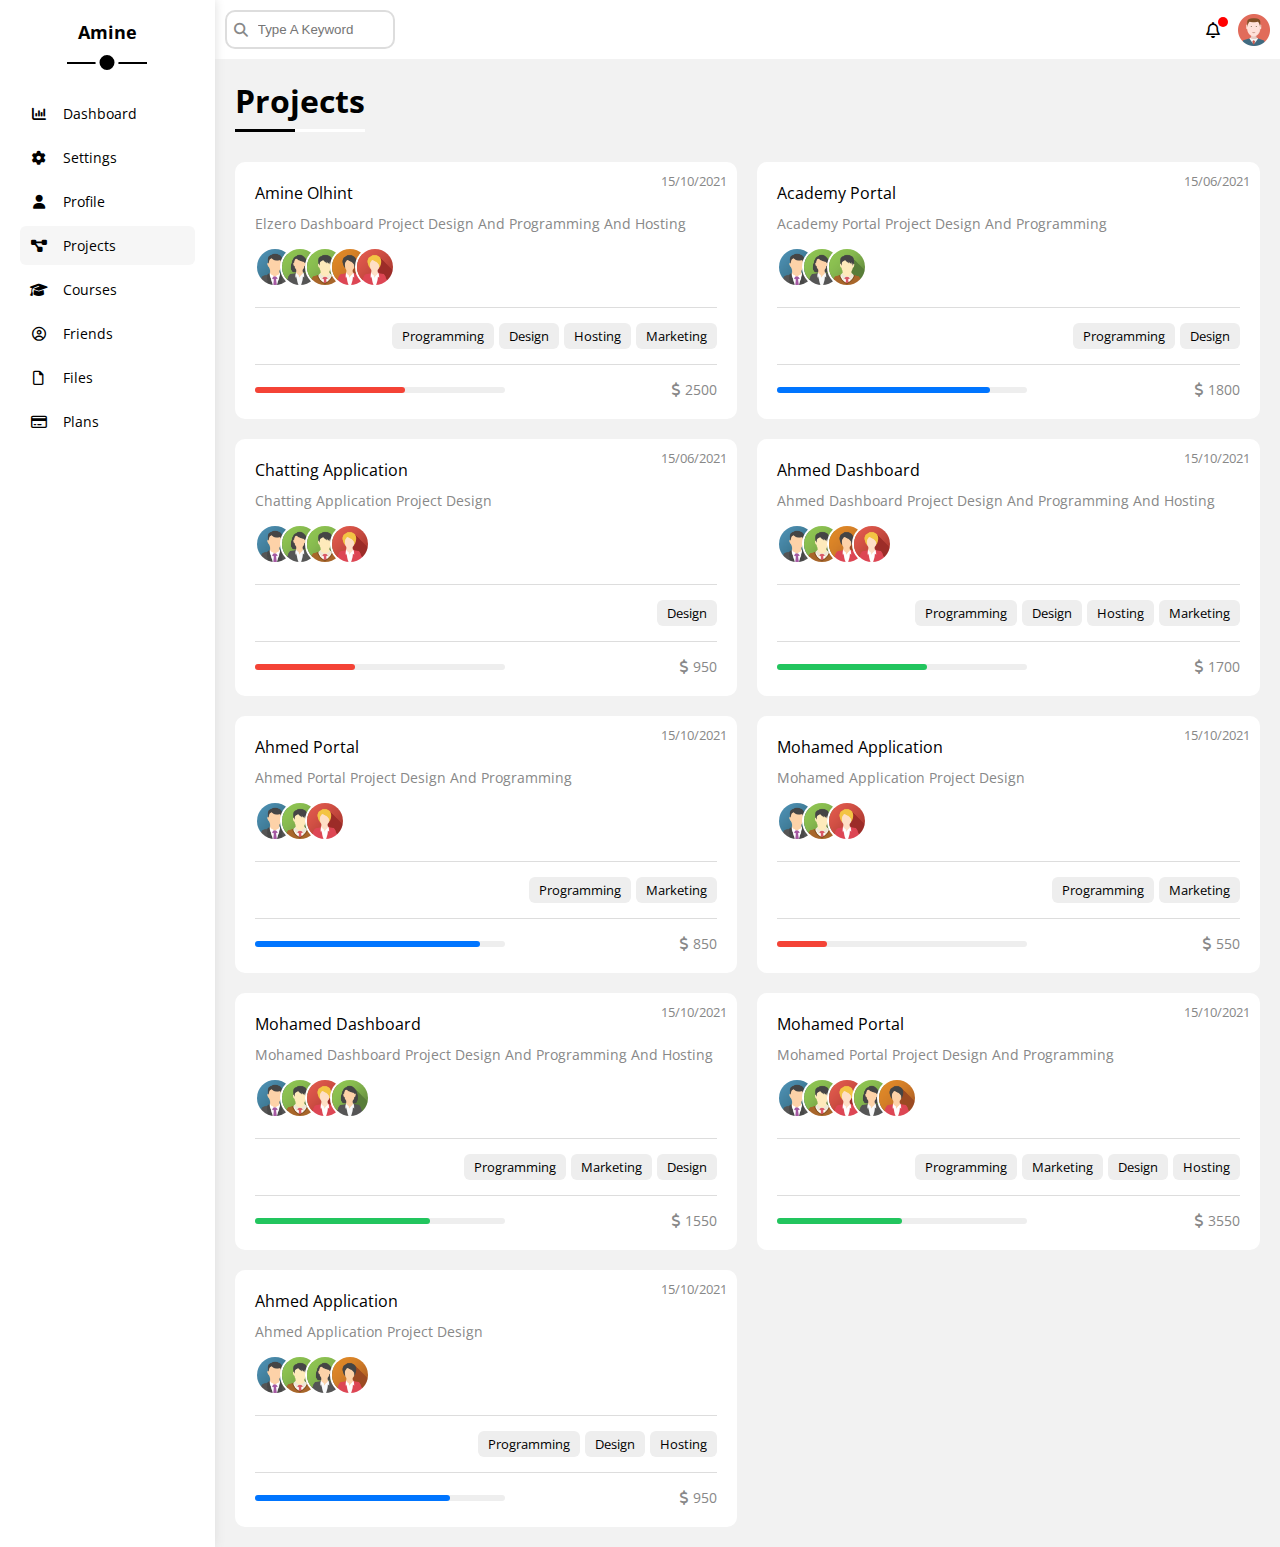
<file: project.html>
<html lang="en">
<head>
    <meta charset="UTF-8">
    <meta name="viewport" content="width=device-width, initial-scale=1.0">
    <!---------css-------->
    <link rel="stylesheet" href="CSS/all.min.css">
    <link rel="stylesheet" href="CSS/Framework.css">
    <link rel="stylesheet" href="CSS/style.css">
    <!---------google font-------->
    <link rel="preconnect" href="https://fonts.googleapis.com">
    <link rel="preconnect" href="https://fonts.gstatic.com" crossorigin>
    <link href="https://fonts.googleapis.com/css2?family=Open+Sans:wght@300;400;500;600;700&display=swap" rel="stylesheet">
    <title>Projects</title>
</head>
<body>
    <section class="page d-flex">
        <!-- strat sidebar -->
        <div class="sidebar bg-white p-10 p-relative">
            <h3 class="txt-center p-relative mt-0">Amine</h3>
            <ul>
                <li>
                    <a class="d-block c-black fs-14 p-10 brd-6 mb-5" href="index.html">
                        <i class="fa-solid fa-chart-column fa-fw"></i> 
                        <span class="hide-mobile">Dashboard</span>
                    </a>
                </li>
                <li>
                    <a class="d-flex align-center c-black fs-14 p-10 brd-6 mb-5" href="settings.html">
                        <i class="fa-solid fa-gear fa-fw"></i>
                        <span class="hide-mobile">Settings</span>
                    </a>
                </li>
                <li>
                    <a class="d-flex align-center c-black fs-14 p-10 brd-6 mb-5" href="profile.html">
                        <i class="fa-solid fa-user fa-fw"></i>
                        <span class="hide-mobile">Profile</span>
                    </a>
                </li>
                <li>
                    <a class="active d-flex align-center c-black fs-14 p-10 brd-6 mb-5" href="project.html">
                        <i class="fa-solid fa-diagram-project fa-fw"></i>
                        <span class="hide-mobile">Projects</span>
                    </a>
                </li>
                <li>
                    <a class="d-flex align-center c-black fs-14 p-10 brd-6 mb-5" href="Courses.html">
                        <i class="fa-solid fa-graduation-cap fa-fw"></i>
                        <span class="hide-mobile">Courses</span>
                    </a>
                </li>
                <li>
                    <a class="d-flex align-center c-black fs-14 p-10 brd-6 mb-5" href="Friends.html">
                        <i class="fa-regular fa-circle-user fa-fw"></i>
                        <span class="hide-mobile">Friends</span>
                    </a>
                </li>
                <li>
                    <a class="d-flex align-center c-black fs-14 p-10 brd-6 mb-5" href="Files.html">
                        <i class="fa-regular fa-file fa-fw"></i>
                        <span class="hide-mobile">Files</span>
                    </a>
                </li>
                <li>
                    <a class="d-flex align-center c-black fs-14 p-10 brd-6" href="plans.html">
                        <i class="fa-regular fa-credit-card fa-fw"></i>
                        <span class="hide-mobile">Plans</span>
                    </a>
                </li>
            </ul>
        </div>
        <!-- end sidebar -->
        <div class="content w-full">
            <!-- start hide -->
            <div class="hide bg-white p-10 d-flex align-center j-between">
                <form class="p-relative m-0">
                    <input class="p-10 brd-10 search" type="search" placeholder="Type A Keyword">
                </form>
                <div class="icons d-flex align-center">
                    <span class="notification p-relative">
                        <i class="fa-regular fa-bell fa-fw"></i>
                    </span>
                    <img src="images/avatar.png">
                </div>
            </div>
            <!-- end hide -->
            <!-- start title -->
            <h1 class="p-relative c-black">Projects</h1>
            <!-- end title -->
            <div class="projects-page d-grid m-20 gap-20">
                <div class="projec bg-white p-20 brd-10 p-relative">
                    <span class="c-grey fs-13 p-10 p-absolute">15/10/2021</span>
                    <h4 class="m-0 c-black">Amine Olhint</h4>
                    <p class="c-grey fs-14 mt-10">Elzero Dashboard Project Design And Programming And Hosting</p>
                    <div class="project-imgs p-relative">
                        <a href="#"><img src="images/team-01.png" alt=""></a>
                        <a href="#"><img src="images/team-02.png" alt=""></a>
                        <a href="#"><img src="images/team-03.png" alt=""></a>
                        <a href="#"><img src="images/team-04.png" alt=""></a>
                        <a href="#"><img src="images/team-05.png" alt=""></a>
                    </div>
                    <div class="do mt-10 pt-15 brd-t">
                        <span class="bg-eee btn-shape fs-13 w-fit">Programming</span>
                        <span class="bg-eee btn-shape fs-13 w-fit">Design</span>
                        <span class="bg-eee btn-shape fs-13 w-fit">Hosting</span>
                        <span class="bg-eee btn-shape fs-13 w-fit">Marketing</span>
                    </div>
                    <div class="info d-flex j-between align-center mt-15 pt-15 brd-t">
                        <div class="prog p-relative bg-eee brd-6">
                            <span class="bg-red brd-6 p-absolute" style="width: 60%;"></span>
                        </div>
                        <div class="fs-14 c-grey">
                            <i class="fa-solid fa-dollar-sign"></i>
                            2500
                        </div>
                    </div>
                </div>
                <div class="projec bg-white p-20 brd-10 p-relative">
                    <span class="c-grey fs-13 p-10 p-absolute">15/06/2021</span>
                    <h4 class="m-0 c-black">Academy Portal</h4>
                    <p class="c-grey fs-14 mt-10">Academy Portal Project Design And Programming</p>
                    <div class="project-imgs p-relative">
                        <a href="#"><img src="images/team-01.png" alt=""></a>
                        <a href="#"><img src="images/team-02.png" alt=""></a>
                        <a href="#"><img src="images/team-03.png" alt=""></a>
                    </div>
                    <div class="do mt-10 pt-15 brd-t">
                        <span class="bg-eee btn-shape fs-13 w-fit">Programming</span>
                        <span class="bg-eee btn-shape fs-13 w-fit">Design</span>
                    </div>
                    <div class="info d-flex j-between align-center mt-15 pt-15 brd-t">
                        <div class="prog p-relative bg-eee brd-6">
                            <span class="bg-blue brd-6 p-absolute" style="width: 85%;"></span>
                        </div>
                        <div class="fs-14 c-grey">
                            <i class="fa-solid fa-dollar-sign"></i>
                            1800
                        </div>
                    </div>
                </div>
                <div class="projec bg-white p-20 brd-10 p-relative">
                    <span class="c-grey fs-13 p-10 p-absolute">15/06/2021</span>
                    <h4 class="m-0 c-black">Chatting Application</h4>
                    <p class="c-grey fs-14 mt-10">Chatting Application Project Design</p>
                    <div class="project-imgs p-relative">
                        <a href="#"><img src="images/team-01.png" alt=""></a>
                        <a href="#"><img src="images/team-02.png" alt=""></a>
                        <a href="#"><img src="images/team-03.png" alt=""></a>
                        <a href="#"><img src="images/team-05.png" alt=""></a>
                    </div>
                    <div class="do mt-10 pt-15 brd-t">
                        <span class="bg-eee btn-shape fs-13 w-fit">Design</span>
                    </div>
                    <div class="info d-flex j-between align-center mt-15 pt-15 brd-t">
                        <div class="prog p-relative bg-eee brd-6">
                            <span class="bg-red brd-6 p-absolute" style="width: 40%;"></span>
                        </div>
                        <div class="fs-14 c-grey">
                            <i class="fa-solid fa-dollar-sign"></i>
                            950
                        </div>
                    </div>
                </div>
                <div class="projec bg-white p-20 brd-10 p-relative">
                    <span class="c-grey fs-13 p-10 p-absolute">15/10/2021</span>
                    <h4 class="m-0 c-black">Ahmed Dashboard</h4>
                    <p class="c-grey fs-14 mt-10">Ahmed Dashboard Project Design And Programming And Hosting</p>
                    <div class="project-imgs p-relative">
                        <a href="#"><img src="images/team-01.png" alt=""></a>
                        <a href="#"><img src="images/team-03.png" alt=""></a>
                        <a href="#"><img src="images/team-04.png" alt=""></a>
                        <a href="#"><img src="images/team-05.png" alt=""></a>
                    </div>
                    <div class="do mt-10 pt-15 brd-t">
                        <span class="bg-eee btn-shape fs-13 w-fit">Programming</span>
                        <span class="bg-eee btn-shape fs-13 w-fit">Design</span>
                        <span class="bg-eee btn-shape fs-13 w-fit">Hosting</span>
                        <span class="bg-eee btn-shape fs-13 w-fit">Marketing</span>
                    </div>
                    <div class="info d-flex j-between align-center mt-15 pt-15 brd-t">
                        <div class="prog p-relative bg-eee brd-6">
                            <span class="bg-green brd-6 p-absolute" style="width: 60%;"></span>
                        </div>
                        <div class="fs-14 c-grey">
                            <i class="fa-solid fa-dollar-sign"></i>
                            1700
                        </div>
                    </div>
                </div>
                <div class="projec bg-white p-20 brd-10 p-relative">
                    <span class="c-grey fs-13 p-10 p-absolute">15/10/2021</span>
                    <h4 class="m-0 c-black">Ahmed Portal</h4>
                    <p class="c-grey fs-14 mt-10">Ahmed Portal Project Design And Programming</p>
                    <div class="project-imgs p-relative">
                        <a href="#"><img src="images/team-01.png" alt=""></a>
                        <a href="#"><img src="images/team-03.png" alt=""></a>                    
                        <a href="#"><img src="images/team-05.png" alt=""></a>
                    </div>
                    <div class="do mt-10 pt-15 brd-t">
                        <span class="bg-eee btn-shape fs-13 w-fit">Programming</span>
                        <span class="bg-eee btn-shape fs-13 w-fit">Marketing</span>
                    </div>
                    <div class="info d-flex j-between align-center mt-15 pt-15 brd-t">
                        <div class="prog p-relative bg-eee brd-6">
                            <span class="bg-blue brd-6 p-absolute" style="width: 90%;"></span>
                        </div>
                        <div class="fs-14 c-grey">
                            <i class="fa-solid fa-dollar-sign"></i>
                            850
                        </div>
                    </div>
                </div>
                <div class="projec bg-white p-20 brd-10 p-relative">
                    <span class="c-grey fs-13 p-10 p-absolute">15/10/2021</span>
                    <h4 class="m-0 c-black">Mohamed Application</h4>
                    <p class="c-grey fs-14 mt-10">Mohamed Application Project Design</p>
                    <div class="project-imgs p-relative">
                        <a href="#"><img src="images/team-01.png" alt=""></a>
                        <a href="#"><img src="images/team-03.png" alt=""></a>                    
                        <a href="#"><img src="images/team-05.png" alt=""></a>
                    </div>
                    <div class="do mt-10 pt-15 brd-t">
                        <span class="bg-eee btn-shape fs-13 w-fit">Programming</span>
                        <span class="bg-eee btn-shape fs-13 w-fit">Marketing</span>
                    </div>
                    <div class="info d-flex j-between align-center mt-15 pt-15 brd-t">
                        <div class="prog p-relative bg-eee brd-6">
                            <span class="bg-red brd-6 p-absolute" style="width: 20%;"></span>
                        </div>
                        <div class="fs-14 c-grey">
                            <i class="fa-solid fa-dollar-sign"></i>
                            550
                        </div>
                    </div>
                </div>
                <div class="projec bg-white p-20 brd-10 p-relative">
                    <span class="c-grey fs-13 p-10 p-absolute">15/10/2021</span>
                    <h4 class="m-0 c-black">Mohamed Dashboard</h4>
                    <p class="c-grey fs-14 mt-10">Mohamed Dashboard Project Design And Programming And Hosting</p>
                    <div class="project-imgs p-relative">
                        <a href="#"><img src="images/team-01.png" alt=""></a>
                        <a href="#"><img src="images/team-03.png" alt=""></a>                    
                        <a href="#"><img src="images/team-05.png" alt=""></a>
                        <a href="#"><img src="images/team-02.png" alt=""></a>
                    </div>
                    <div class="do mt-10 pt-15 brd-t">
                        <span class="bg-eee btn-shape fs-13 w-fit">Programming</span>
                        <span class="bg-eee btn-shape fs-13 w-fit">Marketing</span>
                        <span class="bg-eee btn-shape fs-13 w-fit">Design</span>
                    </div>
                    <div class="info d-flex j-between align-center mt-15 pt-15 brd-t">
                        <div class="prog p-relative bg-eee brd-6">
                            <span class="bg-green brd-6 p-absolute" style="width: 70%;"></span>
                        </div>
                        <div class="fs-14 c-grey">
                            <i class="fa-solid fa-dollar-sign"></i>
                            1550
                        </div>
                    </div>
                </div>
                <div class="projec bg-white p-20 brd-10 p-relative">
                    <span class="c-grey fs-13 p-10 p-absolute">15/10/2021</span>
                    <h4 class="m-0 c-black">Mohamed Portal</h4>
                    <p class="c-grey fs-14 mt-10">Mohamed Portal Project Design And Programming</p>
                    <div class="project-imgs p-relative">
                        <a href="#"><img src="images/team-01.png" alt=""></a>
                        <a href="#"><img src="images/team-03.png" alt=""></a>                    
                        <a href="#"><img src="images/team-05.png" alt=""></a>
                        <a href="#"><img src="images/team-02.png" alt=""></a>
                        <a href="#"><img src="images/team-04.png" alt=""></a>
                    </div>
                    <div class="do mt-10 pt-15 brd-t">
                        <span class="bg-eee btn-shape fs-13 w-fit">Programming</span>
                        <span class="bg-eee btn-shape fs-13 w-fit">Marketing</span>
                        <span class="bg-eee btn-shape fs-13 w-fit">Design</span>
                        <span class="bg-eee btn-shape fs-13 w-fit">Hosting</span>
                    </div>
                    <div class="info d-flex j-between align-center mt-15 pt-15 brd-t">
                        <div class="prog p-relative bg-eee brd-6">
                            <span class="bg-green brd-6 p-absolute" style="width: 50%;"></span>
                        </div>
                        <div class="fs-14 c-grey">
                            <i class="fa-solid fa-dollar-sign"></i>
                            3550
                        </div>
                    </div>
                </div>
                <div class="projec bg-white p-20 brd-10 p-relative">
                    <span class="c-grey fs-13 p-10 p-absolute">15/10/2021</span>
                    <h4 class="m-0 c-black">Ahmed Application</h4>
                    <p class="c-grey fs-14 mt-10">Ahmed Application Project Design</p>
                    <div class="project-imgs p-relative">
                        <a href="#"><img src="images/team-01.png" alt=""></a>
                        <a href="#"><img src="images/team-03.png" alt=""></a>                    
                        <a href="#"><img src="images/team-02.png" alt=""></a>
                        <a href="#"><img src="images/team-04.png" alt=""></a>
                    </div>
                    <div class="do mt-10 pt-15 brd-t">
                        <span class="bg-eee btn-shape fs-13 w-fit">Programming</span>
                        <span class="bg-eee btn-shape fs-13 w-fit">Design</span>
                        <span class="bg-eee btn-shape fs-13 w-fit">Hosting</span>
                    </div>
                    <div class="info d-flex j-between align-center mt-15 pt-15 brd-t">
                        <div class="prog p-relative bg-eee brd-6">
                            <span class="bg-blue brd-6 p-absolute" style="width: 78%;"></span>
                        </div>
                        <div class="fs-14 c-grey">
                            <i class="fa-solid fa-dollar-sign"></i>
                            950
                        </div>
                    </div>
                </div>
            </div>
        </div>
    </section>
</body>
</html>
</file>
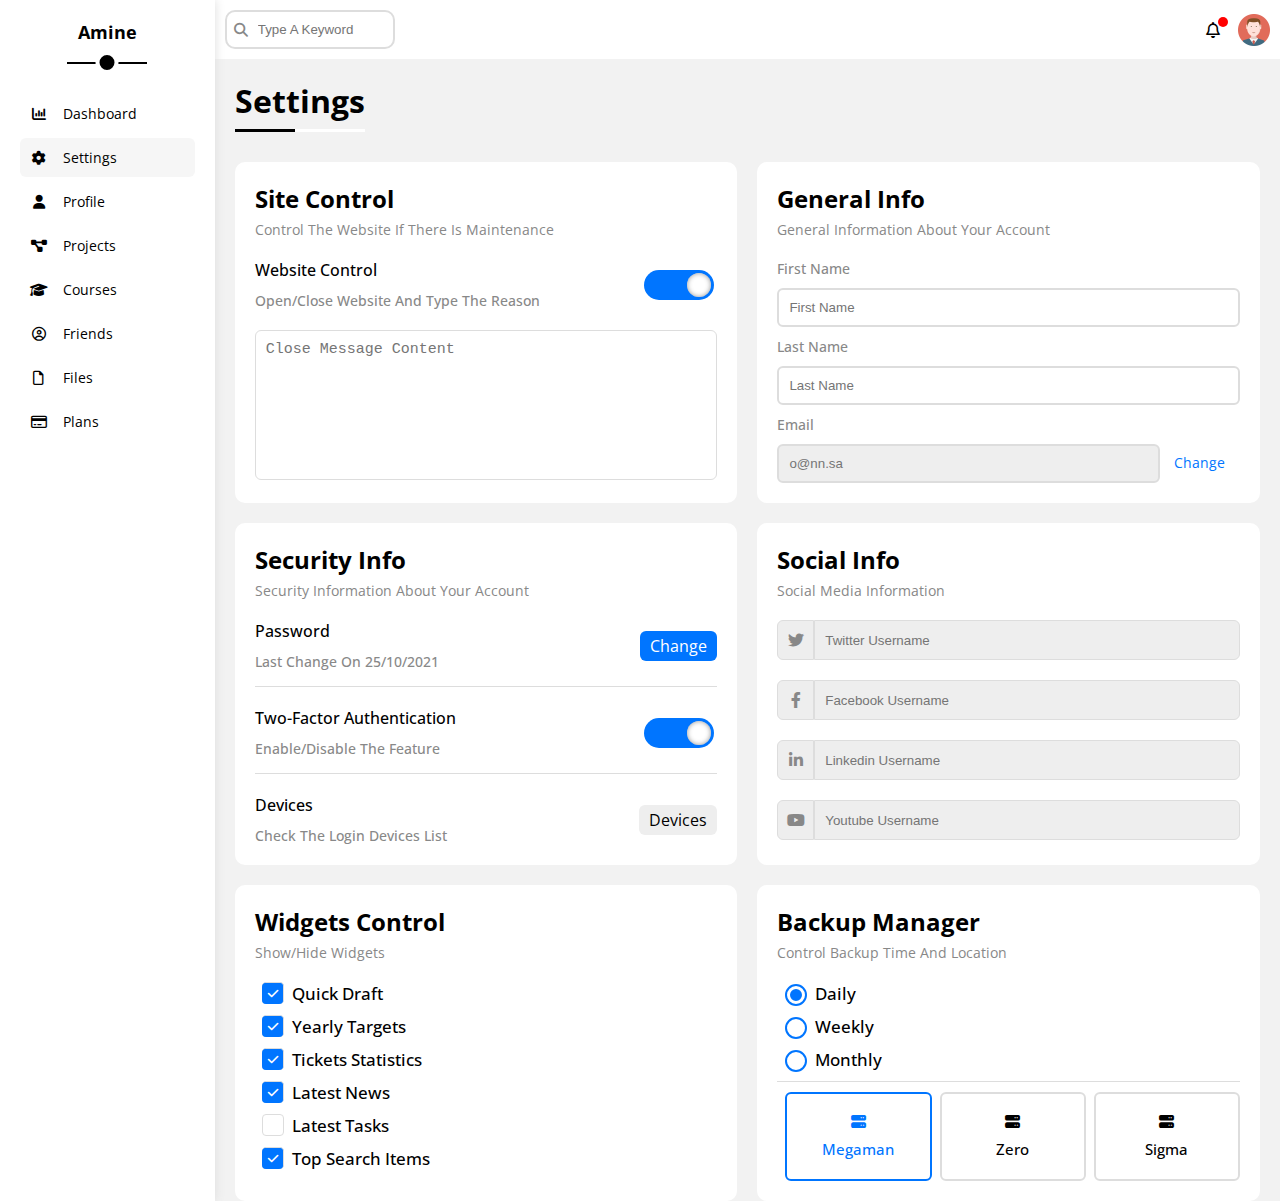
<file: settings.html>
<html lang="en">
<head>
    <meta charset="UTF-8">
    <meta name="viewport" content="width=device-width, initial-scale=1.0">
    <!---------css-------->
    <link rel="stylesheet" href="CSS/all.min.css">
    <link rel="stylesheet" href="CSS/Framework.css">
    <link rel="stylesheet" href="CSS/style.css">
    <!---------google font-------->
    <link rel="preconnect" href="https://fonts.googleapis.com">
    <link rel="preconnect" href="https://fonts.gstatic.com" crossorigin>
    <link href="https://fonts.googleapis.com/css2?family=Open+Sans:wght@300;400;500;600;700&display=swap" rel="stylesheet">
    <title>Settings</title>
</head>
<body>
    <section class="page d-flex">
        <!-- strat sidebar -->
        <div class="sidebar bg-white p-10 p-relative">
            <h3 class="txt-center p-relative mt-0">Amine</h3>
            <ul>
                <li>
                    <a class="d-block c-black fs-14 p-10 brd-6 mb-5" href="index.html">
                        <i class="fa-solid fa-chart-column fa-fw"></i> 
                        <span class="hide-mobile">Dashboard</span>
                    </a>
                </li>
                <li>
                    <a class="active d-flex align-center c-black fs-14 p-10 brd-6 mb-5" href="settings.html">
                        <i class="fa-solid fa-gear fa-fw"></i>
                        <span class="hide-mobile">Settings</span>
                    </a>
                </li>
                <li>
                    <a class="d-flex align-center c-black fs-14 p-10 brd-6 mb-5" href="profile.html">
                        <i class="fa-solid fa-user fa-fw"></i>
                        <span class="hide-mobile">Profile</span>
                    </a>
                </li>
                <li>
                    <a class="d-flex align-center c-black fs-14 p-10 brd-6 mb-5" href="project.html">
                        <i class="fa-solid fa-diagram-project fa-fw"></i>
                        <span class="hide-mobile">Projects</span>
                    </a>
                </li>
                <li>
                    <a class="d-flex align-center c-black fs-14 p-10 brd-6 mb-5" href="Courses.html">
                        <i class="fa-solid fa-graduation-cap fa-fw"></i>
                        <span class="hide-mobile">Courses</span>
                    </a>
                </li>
                <li>
                    <a class="d-flex align-center c-black fs-14 p-10 brd-6 mb-5" href="Friends.html">
                        <i class="fa-regular fa-circle-user fa-fw"></i>
                        <span class="hide-mobile">Friends</span>
                    </a>
                </li>
                <li>
                    <a class="d-flex align-center c-black fs-14 p-10 brd-6 mb-5" href="Files.html">
                        <i class="fa-regular fa-file fa-fw"></i>
                        <span class="hide-mobile">Files</span>
                    </a>
                </li>
                <li>
                    <a class="d-flex align-center c-black fs-14 p-10 brd-6" href="plans.html">
                        <i class="fa-regular fa-credit-card fa-fw"></i>
                        <span class="hide-mobile">Plans</span>
                    </a>
                </li>
            </ul>
        </div>
        <!-- end sidebar -->
        <div class="content w-full">
            <!-- start hide -->
            <div class="hide bg-white p-10 d-flex align-center j-between">
                <form class="p-relative m-0">
                    <input class="p-10 brd-10 " type="search" placeholder="Type A Keyword">
                </form>
                <div class="icons d-flex align-center">
                    <span class="notification p-relative">
                        <i class="fa-regular fa-bell fa-fw"></i>
                    </span>
                    <img src="images/avatar.png">
                </div>
            </div>
            <!-- end hide -->
            <!-- start title -->
            <h1 class="p-relative c-black">Settings</h1>
            <!-- end title -->
            <div class="wrapper d-grid gap-20">
                <!-- start site control -->
                <div class="Control bg-white brd-10 block-mobile p-20">
                    <h2 class="c-black m-0 mb-5  txt-c-mobile">Site Control</h2>
                    <p class="c-grey m-0 mb-20 fs-14  txt-c-mobile">Control The Website If There Is Maintenance</p>
                    <div class="row d-flex align-center j-between">
                        <div class="text">
                            <p class="c-black fw-500 m-0 mb-10">Website Control</p>
                            <span class="c-grey fs-14 fw-500 m-0">Open/Close Website And Type The Reason</span>
                        </div>
                        <label>
                            <input class="toggle-checkbox" type="checkbox" checked />
                        </label>
                    </div>
                    <textarea class="w-full mt-20 brd-6 p-10 fs-15" placeholder="Close Message Content"></textarea>
                </div>
                <!-- end site control -->
                <!-- start General Info -->
                <div class="General bg-white brd-10 block-mobile p-20">
                    <h2 class="c-black m-0 mb-5  txt-c-mobile">General Info</h2>
                    <p class="c-grey m-0 mb-20 fs-14  txt-c-mobile">General Information About Your Account</p>
                    <div class="row">
                        <div class="mt-10">
                            <label for="first-Name" class="fs-14 fw-500 c-grey mb-10 d-block">First Name</label>
                            <input id="first-Name" class="w-full brd-6 p-10 brd" type="text" placeholder="First Name">
                        </div>
                        <div class="mt-10">
                            <label for="last-Name" class="fs-14 fw-500 c-grey mb-10 d-block">Last Name</label>
                            <input id="last-Name" class="w-full brd-6 p-10 brd" type="text" placeholder="Last Name">
                        </div>
                        <div class="email mt-10 ">
                            <label for="email" class="fs-14 fw-500 c-grey mb-10 d-block">Email</label>
                            <input id="email" class="w-full brd-6 p-10 brd bg-eee" type="email" placeholder="o@nn.sa">
                            <a href="#" class="btn-shape c-blue fs-14">Change</a>
                        </div>
                    </div>
                </div>
                <!-- end General Info -->
                <!-- start Security Info -->
                <div class="Security bg-white brd-10 block-mobile p-20">
                    <h2 class="c-black m-0 mb-5  txt-c-mobile">Security Info</h2>
                    <p class="c-grey m-0 mb-20 fs-14  txt-c-mobile">Security Information About Your Account</p>
                    <div class="row d-flex align-center j-between mb-20 brd-b pb-15">
                        <div class="text">
                            <p class="c-black fw-500 m-0 mb-10">Password</p>
                            <span class="c-grey fs-14 fw-500 m-0">Last Change On 25/10/2021</span>
                        </div>
                        <a href="#" class="btn-shape bg-blue c-white">Change</a>
                    </div>
                    <div class="row d-flex align-center j-between mb-20 brd-b pb-15">
                        <div class="text">
                            <p class="c-black fw-500 m-0 mb-10">Two-Factor Authentication</p>
                            <span class="c-grey fs-14 fw-500 m-0">Enable/Disable The Feature</span>
                        </div>
                        <label>
                            <input class="toggle-checkbox" type="checkbox" checked />
                        </label>
                    </div>
                    <div class="row d-flex align-center j-between">
                        <div class="text">
                            <p class="c-black fw-500 m-0 mb-10">Devices</p>
                            <span class="c-grey fs-14 fw-500 m-0">Check The Login Devices List</span>
                        </div>
                        <a href="#" class="btn-shape bg-eee c-black">Devices</a>
                    </div>
                </div>
                <!-- end Security Info -->
                <!-- satrt Social Info -->
                <div class="Social-boxs bg-white brd-10 block-mobile p-20">
                    <h2 class="c-black m-0 mb-5  txt-c-mobile">Social Info</h2>
                    <p class="c-grey m-0 mb-20 fs-14  txt-c-mobile">Social Media Information</p>
                    <div class="d-flex align-center mb-20">
                        <i class="fa-brands fa-twitter center-flex c-grey bg-eee"></i>
                        <input class="w-full bg-eee" type="text" placeholder="Twitter Username" />
                    </div>
                    <div class="d-flex align-center mb-20">
                        <i class="fa-brands fa-facebook-f center-flex c-grey bg-eee"></i>
                        <input class="w-full bg-eee" type="text" placeholder="Facebook Username"/>
                    </div>
                    <div class="d-flex align-center mb-20">
                        <i class="fa-brands fa-linkedin-in center-flex c-grey bg-eee"></i>
                        <input class="w-full bg-eee" type="text" placeholder="Linkedin Username" />
                    </div>
                    <div class="d-flex align-center">
                        <i class="fa-brands fa-youtube center-flex c-grey bg-eee"></i>
                        <input class="w-full bg-eee" type="text" placeholder="Youtube Username" />
                    </div>
                </div>
                <!-- end Social Info -->
                <!-- start Widgets Control -->
                <div class="Control-boxs bg-white brd-10 block-mobile p-20">
                    <h2 class="c-black m-0 mb-5  txt-c-mobile">Widgets Control</h2>
                    <p class="c-grey m-0 mb-20 fs-14  txt-c-mobile">Show/Hide Widgets</p>
                    <div class="d-flex align-center mb-10">
                        <input class="bg-blue" id="Quick" type="checkbox" checked>
                        <label class="c-black fs-17 fw-500 p-relative" for="Quick">Quick Draft</label>
                    </div>
                    <div class="d-flex align-center mb-10">
                        <input class="bg-blue" id="Yearly" type="checkbox" checked>
                        <label class="c-black fs-17 fw-500 p-relative" for="Yearly">Yearly Targets</label>
                    </div>
                    <div class="d-flex align-center mb-10">
                        <input class="bg-blue" id="Tickets" type="checkbox" checked>
                        <label class="c-black fs-17 fw-500 p-relative" for="Tickets">Tickets Statistics</label>
                    </div>
                    <div class="d-flex align-center mb-10">
                        <input class="bg-blue" id="Latest" type="checkbox" checked>
                        <label class="c-black fs-17 fw-500 p-relative" for="Latest">Latest News</label>
                    </div>
                    <div class="d-flex align-center mb-10">
                        <input class="bg-blue" id="Tasks" type="checkbox">
                        <label class="c-black fs-17 fw-500 p-relative" for="Tasks">Latest Tasks</label>
                    </div>
                    <div class="d-flex align-center">
                        <input class="bg-blue" id="Search" type="checkbox" checked>
                        <label class="c-black fs-17 fw-500 p-relative" for="Search">Top Search Items</label>
                    </div>
                </div>
                <!-- end Widgets Control -->
                <!-- start Backup Manager -->
                <div class="Backup-boxs bg-white brd-10 block-mobile p-20">
                    <h2 class="c-black m-0 mb-5  txt-c-mobile">Backup Manager</h2>
                    <p class="c-grey m-0 mb-20 fs-14  txt-c-mobile">Control Backup Time And Location</p>
                    <div class="d-flex align-center mb-10">
                        <input class="bg-blue" id="Daily" name="Backup" type="radio" checked>
                        <label class="c-black fs-17 fw-500 p-relative" for="Daily">Daily</label>
                    </div>
                    <div class="d-flex align-center mb-10">
                        <input class="bg-blue" id="Weekly" name="Backup" type="radio">
                        <label class="c-black fs-17 fw-500 p-relative" for="Weekly">Weekly</label>
                    </div>
                    <div class="d-flex align-center mb-10 pb-10 brd-b">
                        <input class="bg-blue" id="Monthly" name="Backup" type="radio">
                        <label class="c-black fs-17 fw-500 p-relative" for="Monthly">Monthly</label>
                    </div>
                    <div class="servers d-flex align-center">
                        <input type="radio" name="servers" id="Megaman" checked>
                        <div class="server p-relative w-full p-20 brd brd-6">
                            <label for="Megaman" class="d-block fs-15 fw-500 txt-center">
                            <i class="fa-solid fa-server d-block txt-center mb-10"></i>
                            Megaman</label>
                        </div>
                        <input type="radio" name="servers" id="Zero">
                        <div class="server p-relative w-full p-20 brd brd-6">
                            <label for="Zero" class="d-block fs-15 fw-500 txt-center">
                            <i class="fa-solid fa-server d-block txt-center mb-10"></i>
                            Zero</label>
                        </div>
                        <input type="radio" name="servers" id="Sigma">
                        <div class="server p-relative w-full p-20 brd brd-6">
                            <label for="Sigma" class="d-block fs-15 fw-500 txt-center">
                            <i class="fa-solid fa-server d-block txt-center mb-10"></i>
                            Sigma</label>
                        </div>
                    </div>   
                </div>
                <!-- end Backup Manager -->
        </div>
    </section>
</body>
</html>
</file>
<file: CSS/Framework.css>
:root {
    --blue-color: #0075ff;
    --blue-alt-color: #0d69d5;
    --orange-color: #f59e0b;
    --green-color: #22c55e;
    --red-color: #f44336;
    --grey-color: #888;
}

/* start position */
.p-relative {
    position: relative;
}
.p-absolute {
    position: absolute;
} 
/* end position */

/* start box */
.d-flex {
    display: flex;
}
.d-block {
    display: block;
}
.d-grid {
    display: grid;
}
.f-wrap {
    flex-wrap: wrap;
}
.gap-20 {
    gap: 20px;
}
.align-center {
    align-items: center;
}
.j-between {
    justify-content: space-between;
}
@media (max-width: 767px) {
    .block-mobile {
      display: block;
    }
    .hide-mobile {
      display: none;
    }
  }
/* and box */

/* start color */
.bg-white {
    background-color: white;
}
.bg-eee {
    background-color: #eee;
}
.bg-blue {
    background-color: var(--blue-color);
}
.bg-green {
    background-color: var(--green-color);
}
.bg-orange {
    background-color: var(--orange-color);
}
.bg-red {
    background-color: var(--red-color);
}
.c-black {
    color: black;
}
.c-red {
    color: var(--red-color);
}
.c-grey {
    color: var(--grey-color);
}
.c-orange {
    color: var(--orange-color);
}
.c-green {
    color: var(--green-color);
}
.c-white {
    color: white;
}
.c-blue {
    color: var(--blue-color);
}

/* end color */
/* Start Padding + Margin */
.p-20 {
    padding: 20px;
}
.p-15 {
    padding: 15px;
}
.p-10 {
    padding: 10px;
}
.pb-10 {
    padding-bottom: 10px;
}
.pt-10 {
    padding-top: 10px;
}
.pb-20 {
    padding-bottom: 20px;
}
.pt-20 {
    padding-top: 20px;
}
.pb-15 {
    padding-bottom: 15px;
}
.pt-15 {
    padding-top: 15px;
}
.m-0 {
    margin: 0;
}
.m-20 {
    margin: 20px;
}
.mt-0 {
    margin-top: 0;
}
.mt-5 {
    margin-top: 5px;
}
.mt-10 {
    margin-top: 10px;
}
.mt--10 {
    margin-top: -10px;
}
.mt-15 {
    margin-top: 15px;
}
.mt-20 {
    margin-top: 20px;
}
.mb-15 {
    margin-bottom: 15px;
}
.mb-20 {
    margin-bottom: 20px;
}
.mb-10 {
    margin-bottom: 10px;
}
.mb-5 {
    margin-bottom: 5px;
}
.mr-5 {
    margin-right: 5px;
}
.mr-10 {
    margin-right: 10px;
}
.mr-15 {
    margin-right: 15px;
}
.mr-20 {
    margin-right: 10px;
}
.ml-20 {
    margin-left: 10px;
}
.w-full {
    width: 100%;
}
.w-fit {
    width: fit-content;
}
/* End Padding + Margin */
/* start font */
.txt-center {
    text-align: center;
}
.fs-13 {
    font-size: 13px;
}
.fs-14 {
    font-size: 14px;
}
.fs-15 {
    font-size: 15px;
}
.fs-17 {
    font-size: 17px;
}
.fs-20 {
    font-size: 20px;
}
.fw-600 {
    font-weight: 600;
}
.fw-500 {
    font-weight: 500;
}
.fw-700 {
    font-weight: 700;
}
@media (max-width:767px) {
    .txt-c-mobile {
        text-align: center;
    }
}
/* end font */
/* start border */
.brd{
    border: 2px solid #ddd;
}
.brd-t{
    border-top: 1px solid #ddd;
}
.brd-b{
    border-bottom: 1px solid #ddd;
}
.brd-10 {
    border-radius: 10px;
}
.brd-6 {
    border-radius: 6px;
}
.brd-none {
    border: none;
}
/* end border */
/* start Components */
.btn-shape {
    padding: 4px 10px;
    border-radius: 6px;
}
.center-flex {
    display: flex;
    justify-content: center;
    align-items: center;
}
  /* End Components */
</file>
<file: CSS/style.css>
:root {
    --blue-color: #0075ff;
    --blue-alt-color: #0d69d5;
    --orange-color: #f59e0b;
    --green-color: #22c55e;
    --red-color: #f44336;
    --grey-color: #888;
}
* {
    -webkit-box-sizing: border-box;
    -moz-box-sizing: border-box;
    box-sizing: border-box;
}
body {
    font-family: 'Open Sans', sans-serif;
    margin: 0;
}
::-webkit-scrollbar {
    width: 8px;
}
::-webkit-scrollbar-track {
    background-color: white;
}
::-webkit-scrollbar-thumb {
    background-color: var(--blue-color);
}
ul {
    list-style: none;
    padding: 0;
}
a {
    text-decoration: none;
}
*:focus {
    outline: none;
}
.page {
    min-height: 100vh;
    background-color: #f2f2f2;
}
/* start checked  */
.toggle-checkbox {
    appearance: none;
    width: 70px;
    height: 30px;
    background-color: #ddd;
    border-radius: 19px;
    position: relative;
    transition: .3s;
}
.toggle-checkbox::before {
    content: "";
    position: absolute;
    width: 24px;
    height: 24px;
    border-radius: 50%;
    background-color: white;
    box-shadow: inset 0 0 5px #999;
    top: 3px;
    left: 4px;
    transition: .3s;
}
.toggle-checkbox:checked {
    background-color: var(--blue-color);
}
.toggle-checkbox:checked::before {
    left: 43px;
}
/* end checked  */
/* start sidebar */
.sidebar {
    width: 58px;
    box-shadow: 0 0 10px #ddd;
}
@media (min-width:768px) {
    .sidebar {
        width: 250px;
        padding: 20px;
    }
    .sidebar > h3 {
        margin-bottom: 50px !important;
        font-size: 18px !important;
    }
    .sidebar > h3::before {
        background: black;
        content: "";
        position: absolute;
        width: 80px;
        height: 2px;
        bottom: -20px;
        left: 50%;
        transform: translatex(-50%);
    }
    .sidebar > h3::after {
        content: "";
        position: absolute;
        width: 15px;
        height: 15px;
        background: black;
        border-radius: 50%;
        border: 4px solid white;
        bottom: -29.5px;
        left: 50%;
        transform: translatex(-50%);
    }
    .sidebar ul li a {
        display: flex;
       align-items: center;
    }
}
.sidebar > h3 {
    margin-bottom: 20px;
    font-size: 12px;
}
.sidebar ul li a {
    transition: .2s;
}

.sidebar ul li a span {
    margin-left: 15px;
}
.sidebar ul li a.active,
.sidebar ul li a:hover {
    background-color: #f6f6f6;
}

/* end sidebar */
/* start hide */

.content {
    overflow: hidden;
}
.content .hide form input {
    width: 170px;
    border: 2px solid #ddd;
    padding-left: 31px;
    transition: .3s;
}
.content .hide form::before {
    font-family: var(--fa-style-family-classic);
    content: "\f002";
    font-weight: 900;
    position: absolute;
    top: 50%;
    transform: translatey(-50%);
    left: 9px;
    color: var(--grey-color);
    font-size: 14px;
}
.content .hide form input:focus {
    width: 200px;
}
.content .hide form  input:focus::placeholder {
    opacity: 0;
    transition: .3s;
}
.content .hide .icons .notification::after {
    content: "";
    position: absolute;
    width: 10px;
    height: 10px;
    background: red;
    border-radius: 50%;
    top: -5px;
    right: -5px;
}
.content .hide img {
    width: 32px;
    height: 32px;
    margin-left: 15px;
}
@media (max-width:370px) {
    .content .hide {
        flex-direction: column;
        gap: 10px;
    }
}
/* end hide */
/* start title */
.page h1 {
    margin: 20px 20px 40px;
}
.page h1::before,
.page h1::after {
    content: "";
    position: absolute;
    height: 3px;
    bottom: -10px;
    left: 0;
}
.page h1::before {
    width: 130px;
    background: white;
}
.page h1::after {
    background: black;
    width: 60px;
}
/* end title */
/* start wrepper */
.wrapper {
    grid-template-columns:minmax(200px, 1fr);
    margin-left: 10px;
    margin-right: 10px;
}
@media (min-width:767px) {
    .wrapper {
        grid-template-columns: repeat(auto-fill, minmax(450px, 1fr));
        margin-left: 20px;
        margin-right: 20px;
    }   
}
.wrapper .welcome {
    overflow: hidden;
}
.wrapper .welcome .intro img {
    width: 200px;
}
.wrapper .welcome > img {
    width: 64px;
    height: 64px;
    border-radius: 50%;
    border: 2px solid white;
    box-shadow: 0 0 5px #ddd;
    margin-top: -33px;
    padding: 2px;
}
.wrapper .welcome .body {
    border-top: 1px solid #eee;
    border-bottom: 1px solid #eee;
}
.wrapper .welcome .body > div {
    flex: 1;
}
.wrapper .welcome a {
    margin: 0 15px 15px auto;
    transition: .3s;
}
.wrapper .welcome a:hover {
    background-color: var(--blue-alt-color);
}
@media (min-width: 767px) {
    .wrapper .welcome > img {
        margin-left: 20px;
    }
}
.wrapper .Draft textarea {
    resize: none;
    height: 150px;
}
.wrapper .Draft .save {
    margin: 0 15px 0px auto;
    transition: .3s;
}
.wrapper .Draft .save:hover {
    background-color: var(--blue-alt-color);
}
.wrapper .Target .row .icon {
    width: 80px;
    height: 80px;
    margin-right: 15px;
}
.wrapper .Target .details {
    flex: 1;
}
.wrapper .Target .row .progress {
    height: 4px;
}
.wrapper .Target .row .progress > span {
    top: 0;
    left: 0;
    position: absolute;
    height: 100%;
}
.wrapper .Target .row .progress > span span {
    position: absolute;
    bottom: -31px;
    right: -16px;
    padding: 3px 5px;
    font-size: 12px;
}
.wrapper .Target .row .progress > span span::after {
    content: "";
    position: absolute;
    border-style: solid;
    border-width: 7px;
    border-color: transparent;
    top: -13px;
    left: 50%;
    transform: translatex(-50%);
}
.wrapper .Target .blue .progress {
    background-color: rgb(13, 105, 213, 20%);
}
.wrapper .Target .blue .progress > span {
    background-color: var(--blue-color);
}
.wrapper .Target .blue .icon {
    background-color: rgb(13, 105, 213, 20%);
}
.wrapper .Target .blue .progress > span span::after {
    border-bottom-color: var(--blue-color);
    border-top-color: transparent;
}
.wrapper .Target .orange .progress {
    background-color: rgb(245, 158, 11, 20%);
}
.wrapper .Target .orange .progress > span {
    background-color: var(--orange-color);
}
.wrapper .Target .orange .icon {
    background-color: rgb(245, 158, 11, 20%);
}
.wrapper .Target .orange .progress > span span::after {
    border-bottom-color: var(--orange-color);
    border-top-color: transparent;
}
.wrapper .Target .green .progress {
    background-color: rgb(34, 197, 94, 20%);
}
.wrapper .Target .green .progress > span {
    background-color: var(--green-color);
}
.wrapper .Target .green .icon {
    background-color: rgb(34, 197, 94, 20%);
}
.wrapper .Target .green .progress > span span::after {
    border-bottom-color: var(--green-color);
    border-top-color: transparent;
}
@media (min-width:550px) {
    .wrapper .Target .row .progress > span span::after {
        bottom: -13px;
        top: 25px;
    }
    .wrapper .Target .row .progress > span span {
        top: -31px;
        bottom: 10px;
    }
    .wrapper .Target .blue .progress > span span::after {
        border-top-color: var(--blue-color);
        border-bottom-color: transparent;
    }
    .wrapper .Target .orange .progress > span span::after {
        border-top-color: var(--orange-color);
        border-bottom-color: transparent;
    }
    .wrapper .Target .green .progress > span span::after {
        border-top-color: var(--green-color);
        border-bottom-color: transparent;
    }
}
/* end wrepper */
/* start Tickets Statistics */
.Tickets .box {
    width: 100%;
}

@media (min-width:767px) {
    .Tickets .box {
       width: calc(50% - 10px);
    }
}
/* end Tickets Statistics */
/* start Latest News */
.latest .row img {
    width: 100px;
}
.latest .row .info{
    flex: 1;
}
@media (max-width:570px) {
    .latest .row{
        flex-direction: column;
        gap: 10px;
    }
    .latest .row .info {
        text-align: center;
    }
}
/* end Latest News */
/* start Latest Tasks */
.Tasks .row .info{
    flex: 1;
}
.Tasks .done {
    opacity: 0.5;
}
.Tasks .done .info {
    text-decoration: line-through;
}
.Tasks .row .delete{
    transition: .3s;
}
.Tasks .row .delete:hover{
    color: var(--red-color);
}
/* end Latest Tasks */
/* start Top Search Items */
@media (max-width:330px) {
    .Search .row-head {
        font-size: 14px;
    }
}
/* end Top Search Items */
/* start Latest Uploads */
.uploads .row img {
    width: 40px;
    height: 40px;
}
.uploads .row .info {
    flex-grow: 1;
    margin-left: 10px;
}
@media (max-width:380px) {
    .uploads .row {
        flex-direction: column;
        text-align: center;
        gap: 10px;
    }
    .uploads .row .info {
        margin-left: 0px;
    }
}
/* end Latest Uploads */
/* start Last Project Progress */
.progress > ul::before {
    content: "";
    position: absolute;
    top: 0;
    left: 11px;
    width: 2px;
    height: 100%;
    background: var(--blue-color);
}
.progress ul li::before {
    content: "";
    width: 40px;
    max-width: 20px;
    height: 20px;
    border-radius: 50%;
    background: white;
    margin-right: 15px;
    outline: 2px solid var(--blue-color);
    border: 2px solid white;
    z-index: 1;
    display: block;
}
.progress ul li.done::before {
    background-color: var(--blue-color);
}
.progress ul li.current::before {
    animation: change-color .8s infinite alternate;
}
.progress .img-progress {
    position: absolute;
    bottom: 0;
    right: 0;
    width: 160px;
    opacity: .2;
}
/* end Last Project Progress */
/* start Reminders */
.reminders .key {
    width: 30px;
    max-width: 15px;
    height: 15px;
    border-radius: 50%;
    margin-right: 15px;
}
.reminders .info {
    padding-left: 15px;
}
.reminders .blue {
    border-left: 2px solid var(--blue-color);
}
.reminders .green {
    border-left: 2px solid var(--green-color);
}
.reminders .orange {
    border-left: 2px solid var(--orange-color);
}
.reminders .red {
    border-left: 2px solid var(--red-color);
}
/* end Reminders */
/* start Latest Post */
.post > .row img {
    width: 50px;
    height: 50px;
}
.post > .row .info > h3 {
    letter-spacing: -1px;
}
@media (max-width:400px) {
    .post > .row {
        flex-direction: column;
        text-align: center;
    }
    .post > .text {
        text-align: center;
    }
}
/* end Latest Post */
/* start Social Media Stats */
.social > .twitter {
    background-color: rgba(80, 160, 251, 0.2);
}
.social > .twitter .twitter {
    width: 50px;
    height: 50px;
    background-color: #2e8efc;
}
.social > .twitter span {
    flex-grow: 1;
    margin-left: 10px; 
    color: #2e8efc;
}
.social > .twitter a {
    background-color: #2e8efc;
}
.social > .facebook {
    background-color: rgba(1, 118, 251, 0.2);
}
.social > .facebook .facebook {
    width: 50px;
    height: 50px;
    background-color: #035bff;
}
.social > .facebook span {
    flex-grow: 1;
    margin-left: 10px; 
    color: #035bff;
}
.social > .facebook a {
    background-color: #035bff;
}
.social > .youtube {
    background-color: rgba(251, 1, 1, 0.2);
}
.social > .youtube .youtube {
    width: 50px;
    height: 50px;
    background-color: #ff0303;
}
.social > .youtube span {
    flex-grow: 1;
    margin-left: 10px; 
    color: #ff0303;
}
.social > .youtube a {
    background-color: #ff0703;
}
.social > .linkedin {
    background-color: rgba(41, 87, 168, 0.2);
}
.social > .linkedin .linkedin {
    width: 50px;
    height: 50px;
    background-color: #225bbc;
}
.social > .linkedin span {
    flex-grow: 1;
    margin-left: 10px; 
    color: #225bbc;
}
.social > .linkedin a {
    background-color: #225bbc;
}
@media (max-width:400px) {
    .social .row {
        flex-direction: column;
        gap: 10px;
        border-radius: 6px;
        padding: 5px;
    }
    .social > .row span {
        margin-left: 0px; 
    }
    .social > .row a {
        margin-right: 0px;
    }
}
/* end Social Media Stats */
/* start Projects  */
.projects .responsive-table {
    overflow-x: auto;
}
.projects .responsive-table table {
    min-width: 1000px;
    border-spacing: 0;
}
.projects .responsive-table table thead td {
    background-color: #eee;
    font-weight: bold;
}
.projects .responsive-table table td {
    padding: 15px;
}
.projects .responsive-table table tbody td {
    border-bottom: 1px solid #eee;
    border-left: 1px solid #eee;
    transition: 0.3s;
}
.projects .responsive-table table tbody tr:hover td {
    background-color: #f6f6f6;
}
.projects .responsive-table table tbody td:last-child {
    border-right: 1px solid #eee;
}
.projects .responsive-table table tbody td img {
    width: 32px;
    height: 32px;
    border-radius: 50%;
    padding: 2px;
    background-color: white;
}
.projects .responsive-table table tbody td img:not(:first-child) {
    margin-left: -10px;
}
/* end Projects  */
/* start settings  */
/* start site control */
.Control textarea {
    border: 1px solid #ddd;
    height: 150px;
    resize: none;
}
@media (max-width:400px) {
    .Control .row {
        flex-direction: column;
        text-align: center;
        gap: 10px;
    }
}
/* end site control */
/* start General Info */
.General .row .email input  {
    display: inline-flex;
    width: calc(100% - 80px);
}
@media (max-width:400px) {
    .General .row .email input  {
        width: 100%;
    }
    .General .row .email a  {
        display: block;
        margin: 20px 0 0;
        width: fit-content;
        background-color: aliceblue;
    }
}
/* end General Info */
/* start Security Info */
.Security .row a:hover {
    background-color: var(--blue-alt-color);
    transition: .3s;
}
@media (max-width:400px) {
    .Security .row {
        flex-direction: column;
        text-align: center;
        gap: 10px;
    }
}
/* end Security Info */
/* satrt Social Info */
.Social-boxs > div i {
    width: 40px;
    height: 40px;
    border: 1px solid #ddd;
    border-radius: 6px 0 0 6px;
    transition: .3s;
}
.Social-boxs > div input {
    height: 40px;
    border: 1px solid #ddd;
    padding-left: 10px;
    border-radius: 0 6px 6px 0;
}
.Social-boxs > div:focus-within i {
    color: black;
}
/* end Social Info */
/* start Widgets Control */
.Control-boxs > div > input {
    appearance: none;
}
.Control-boxs > div > label {
    padding-left: 30px;
    cursor: pointer;
}
@media (max-width:400px) {
    .Control-boxs > div > label {
        font-size: 15px;
    }  
}
.Control-boxs > div > label::before {
    content: "";
    position: absolute;
    left: 0;
    width: 20px;
    height: 20px;
    border-radius: 4px;
    border: 1px solid #ddd;
    transition: .3s;
}
.Control-boxs > div > label::after {
    font-family: var(--fa-style-family-classic);
    content: "\f00c";
    font-weight: 900;
    position: absolute;
    top: 0.6px;
    left: 0.6px;
    margin-top: 0;
    font-size: 12px;
    color: white;
    transform: scale(0) rotate(360deg);
    transition: .3s;
    background-color: var(--blue-color);
    width: 21px;
    height: 21px;
    display: flex;
    align-items: center;
    justify-content: center;
    border-radius: 4px;
}
.Control-boxs > div > input[type="checkbox"]:checked + label::before {
    background-color: #0075ff;
}
.Control-boxs > div > input[type="checkbox"]:checked + label::after {
    transform: scale(1);
}
/* end Widgets Control */
/* start Backup Manager */
.Backup-boxs > div > input {
    appearance: none;
}
.Backup-boxs > div > label {
    padding-left: 30px;
    cursor: pointer;
}
.Backup-boxs > div > label::before {
    content: "";
    position: absolute;
    left: 0;
    top: 2px;
    width: 18px;
    height: 18px;
    border: 2px solid var(--blue-color);
    border-radius: 50%;
    transition: .3s;
}
.Backup-boxs> div > label::after {
    content: "";
    position: absolute;
    top: 5px;
    left: 3px;
    transform: scale(0);
    border: 2px solid white;
    transition: .3s;
    background-color: var(--blue-color);
    width: 12px;
    height: 12px;
    border-radius: 50%;
}
.Backup-boxs  > div > input[type="radio"]:checked + label::after {
    transform: scale(1);
}
.Backup-boxs  .servers .server label {
    cursor: pointer;
}
@media (max-width:500px) {
    .Backup-boxs  .servers {
        flex-wrap: wrap;
    }
}
.Backup-boxs  .servers > input {
    appearance: none;
}
.Backup-boxs .servers input[type="radio"]:checked + .server {
    border-color: var(--blue-color);
    color: var(--blue-color);
}
/* end Backup Manager */
/* end settings  */
/* start profile */
.overview {
    overflow: hidden;
}
@media (max-width:767px) {
    .overview {
        flex-direction: column;
    }
}
.overview .avatar {
    width: 300px;
}
@media (min-width:768px) {
    .overview .avatar {
        border-right: 1px solid #eee;
    }
}
.overview .avatar img {
    width: 100px;
    height: 100px;
    border-radius: 50%;
}
.overview .avatar .progress {
    width: 50%;
    height: 4px;
    margin: 0 auto;
}
.overview .avatar .progress > span {
    height: 100%;
    top: 0;
    left: 0;
}
.overview .avatar .rateng {
    color: gold;
    margin: 10px 0;
    font-size: 14px;
}
.overview .info .row {
    padding-left: 15px;
    transition: .5s;
}
.overview .info .row:hover {
    background-color: #f8f8fb;
}
.overview .info .row > div {
    flex-wrap: wrap;
}
.overview .info .row > div p {
    min-width: 250px;
    padding: 10px 0 0;
}
/* start profil-checkbox */
.profil-checkbox {
    appearance: none;
    width: 80px;
    height: 22px;
    background-color: #ddd;
    border-radius: 19px;
    position: relative;
    transition: .3s;
}
.profil-checkbox::before {
    content: "";
    position: absolute;
    width: 18px;
    height: 18px;
    border-radius: 50%;
    background-color: white;
    box-shadow: inset 0 0 5px #999;
    top: 2px;
    left: 3px;
    transition: .3s;
}
.profil-checkbox:checked {
    background-color: var(--blue-color);
}
.profil-checkbox:checked::before {
    left: 60px;
}
/* end profil-checkbox */
/* start other data */
@media (max-width:768px) {
    .other-data {
        flex-direction: column;
    }
    .other-data .Skills {
        text-align: center;
    }
    .other-data .Skills ul li {
        justify-content: center;
    }
    .other-data .Activities .row {
        flex-direction: column;
        text-align: center;
        gap: 10px;
    }
    .other-data .Activities .row .info {
        margin-left: 0px;
    }
}
.other-data .Skills {
    flex-grow: 1;
}
.other-data .Activities {
    flex-grow: 2;
}
.other-data .Activities .row img {
    width: 65px;
    height: 65px;
    border-radius: 50%;
}
.other-data .Activities .row .info {
    flex-grow: 1;
    margin-left: 15px;
}
/* end other data */
/* end profile */
/* start projects */
.projects-page {
    grid-template-columns: repeat(auto-fill, minmax(500px, 1fr));
    gap: 20px;
}
@media (max-width:767px) {
    .projects-page {
        grid-template-columns: minmax(200px, 1fr);
        gap: 10px;
        margin-left: 10px;
        margin-right: 10px;
    }
}
.projects-page .projec {
    transition: .5s;
}
.projects-page .projec:hover {
    transform: translateY(-5px);
}
.projects-page .projec span {
    top: 0;
    right: 0;   
}
.projects-page .projec h4 {
    font-weight: normal;
}
.projects-page .projec .project-imgs {
    min-height: 50px;
}
.projects-page .projec .project-imgs a {
    position: absolute;
    top: 0;
    left: 0;
}
.projects-page .projec .project-imgs a:nth-child(1) {
    left: 0;
}
.projects-page .projec .project-imgs a:nth-child(2) {
    left: 25px;
}
.projects-page .projec .project-imgs a:nth-child(3) {
    left: 50px;
}
.projects-page .projec .project-imgs a:nth-child(4) {
    left: 75px;
}
.projects-page .projec .project-imgs a:nth-child(5) {
    left: 100px;
}
.projects-page .projec .project-imgs a:hover {
    z-index: 1000;
}
.projects-page .projec .project-imgs img {
    height: 40px;
    width: 40px;
    border-radius: 50%;
    border: 2px solid white;
}
.projects-page .projec .do {
    display: flex;
    justify-content: flex-end;
    gap: 5px;
}
@media (max-width:767px) {
    .projects-page .projec .do {
        flex-direction: column;
    }
}
.projects-page .projec .prog {
    width: 250px;
    height: 6px;
}
.projects-page .projec .prog span {
    height: 100%;
    left: 0;
    top: 0;
}
@media (max-width:767px) {
    .projects-page .projec .info {
        flex-direction: column;
        gap: 10px;
    }
    .projects-page .projec .prog {
        width: 80%;
    }
}
/* end projects */
/* start courses */
.courses-page {
    grid-template-columns: repeat(auto-fill,minmax(300px, 1fr));
}
@media (max-width:767px) {
    .courses-page {
        grid-template-columns: minmax(200px, 1fr);
        margin-left: 10px;
        margin-right: 10px;
    }
    .courses-box > .avatar {
        top: 10px !important;
        left: 10px !important;
        width: 50px !important;
        height: 50px !important;
    }
}
.courses-box {
    overflow: hidden;
}
.courses-box > .image {
    width: 100%;
}
.courses-box > .avatar {
    top: 20px;
    left: 20px;
    width: 70px;
    height: 70px;
    border-radius: 50%;
    border: 3px solid white;
}
.courses-box > span {
    margin: -14px auto 0;
}
/* end courses */
/* start friends */
.friends-page {
    grid-template-columns: repeat(auto-fill,minmax(300px, 1fr));
}
@media (max-width:767px) {
    .friends-page {
        grid-template-columns: minmax(200px, 1fr);
        margin-left: 10px;
        margin-right: 10px;
    }
}
.friends-page .row-icons {
    top: 10px;
    left: 10px;
    gap: 5px;
}
.friends-page .row-icons i {
    width: 30px;
    height: 30px;
    background-color: #eee;
    border-radius: 50%;
    transition: .3s;
}
.friends-page .row-icons i:hover {
    background-color: var(--blue-color);
    color: #fff;
}
.friends-page .friend > div img {
    width: 100px;
    height: 100px;
    border-radius: 50%;
    margin-bottom: 15px;
}
.friends-page .friend h2 {
    top: 50%;
    transform: translatey(-50%);
    right: 0px;
    font-size: 40px;
    opacity: 0.2;
    color: rgb(255, 183, 0);
    margin: 0;
    font-weight: 700;
}
/* end friends */
/* start files */
.files-page {
    flex-direction: row-reverse;
    align-items: flex-start;
}
@media (max-width:767px) {
    .files-page {
        flex-direction: column;
        align-items: normal;
        margin-left: 10px;
        margin-right: 10px;
    }
}
.files-page .Statistics {
    min-width: 260px;
}
@media (max-width:400px) {
    .files-page .Statistics {
        min-width: 200px;
    }
}
.files-page .Statistics .row {
    border: 1px solid #ddd;
}
.files-page .Statistics .row i {
    width: 40px;
    height: 40px;
}
.files-page .Statistics .row .icon-blue {
    background-color: rgb(3, 91, 255, 20%);
}
.files-page .Statistics .row .icon-green {
    background-color: rgb(34, 197, 94, 20%);
}
.files-page .Statistics .row .icon-red {
    background-color: rgb(244, 64, 52, 20%);
}
.files-page .Statistics .row .icon-orange {
    background-color: rgb(245, 158, 11, 20%);
}
.files-page .Statistics .row .text {
    flex-grow: 1;
    margin-left: 5px;
}
.files-page .Statistics a {
    border-radius: 5px;
    padding: 10px 15px;
    margin: 0 auto;
    transition: .3s;
}
.files-page .Statistics a:hover {
    background-color: var(--blue-alt-color);
}
.files-page .Statistics a:hover i {
    animation: move-icon .8s infinite linear;
}
.files-page .files {
    flex: 1;
    grid-template-columns: repeat(auto-fill, minmax(200px, 1fr));
}
.files-page .files .box i {
    top: 10px;
    left: 10px;
}
.files-page .files .box img {
    width: 65px;
    height: 65px;
    transition: .5s;
}
.files-page .files .box:hover img {
    transform: rotate(5deg);
}
.files-page .files .box > span {
    text-align: left;
}
/* end files */
/* start plans */
.plans-page {
    grid-template-columns: repeat(auto-fill,minmax(500px, 1fr));
}
@media (max-width:767px) {
    .plans-page {
        grid-template-columns: minmax(200px, 1fr);
        margin-left: 10px;
        margin-right: 10px;
    }
}
.plans-page .plan > .plan-green {
    border: 3px solid white;
    outline: 3px solid var(--green-color);
}
.plans-page .plan > .plan-blue {
    border: 3px solid white;
    outline: 3px solid var(--blue-color);
}
.plans-page .plan > .plan-orange {
    border: 3px solid white;
    outline: 3px solid var(--orange-color);
}
.plans-page .plan > div h4 {
    font-size: 25px;
}
.plans-page .plan > div p {
    font-size: 40px;
    font-weight: 500;
    margin: 0 auto;
}
.plans-page .plan > div p span {
    top: 0px;
    left: -20px;
    font-size: 25px;
}
.plans-page .plan > ul li span {
    flex-grow: 1;
    margin-left: 5px;
}
/* end plans */
/* start animation */
@keyframes change-color {
    from {
        background-color: var(--blue-color);
    }
    to {
        background-color: white;
    }
}
@keyframes move-icon {
    0%, 100% {
        transform: translateY(0px);
    }
    50% {
        transform: translateY(-4px);
    }
}
/* end animation */
</file>
